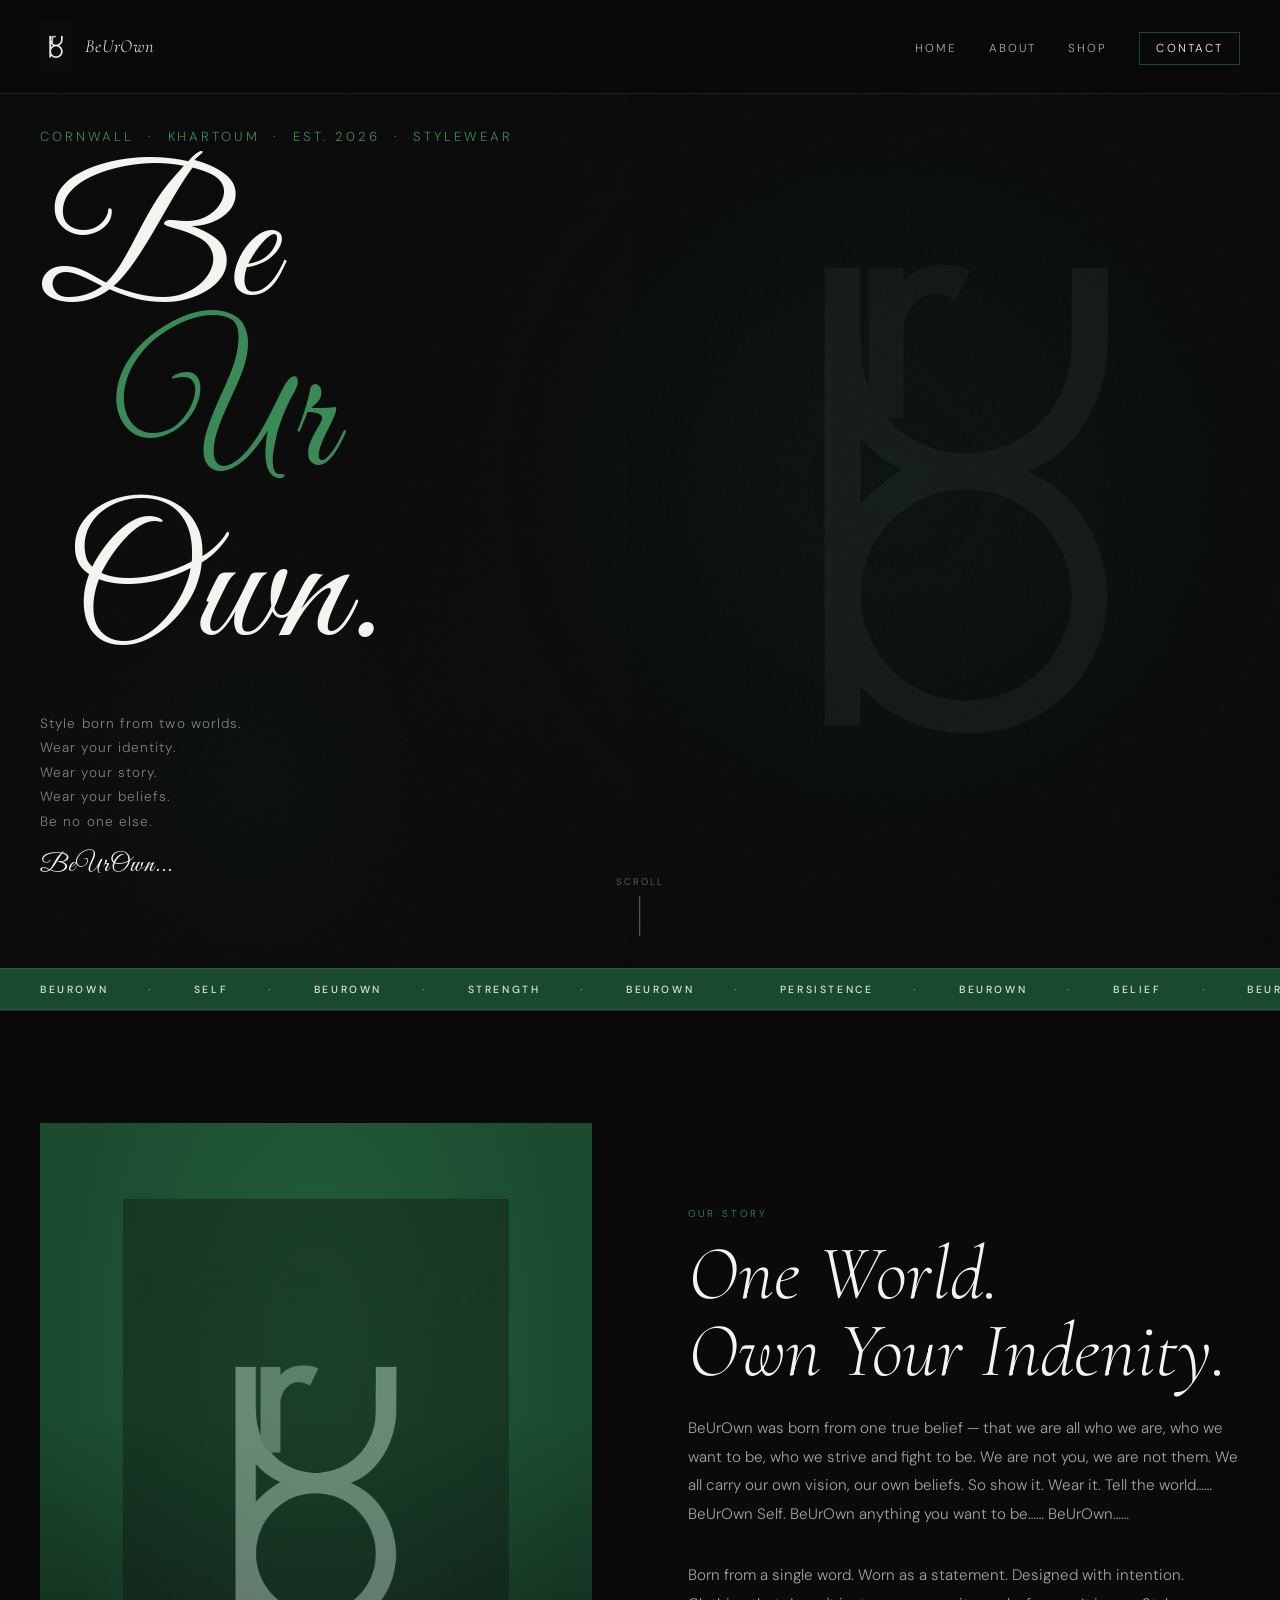
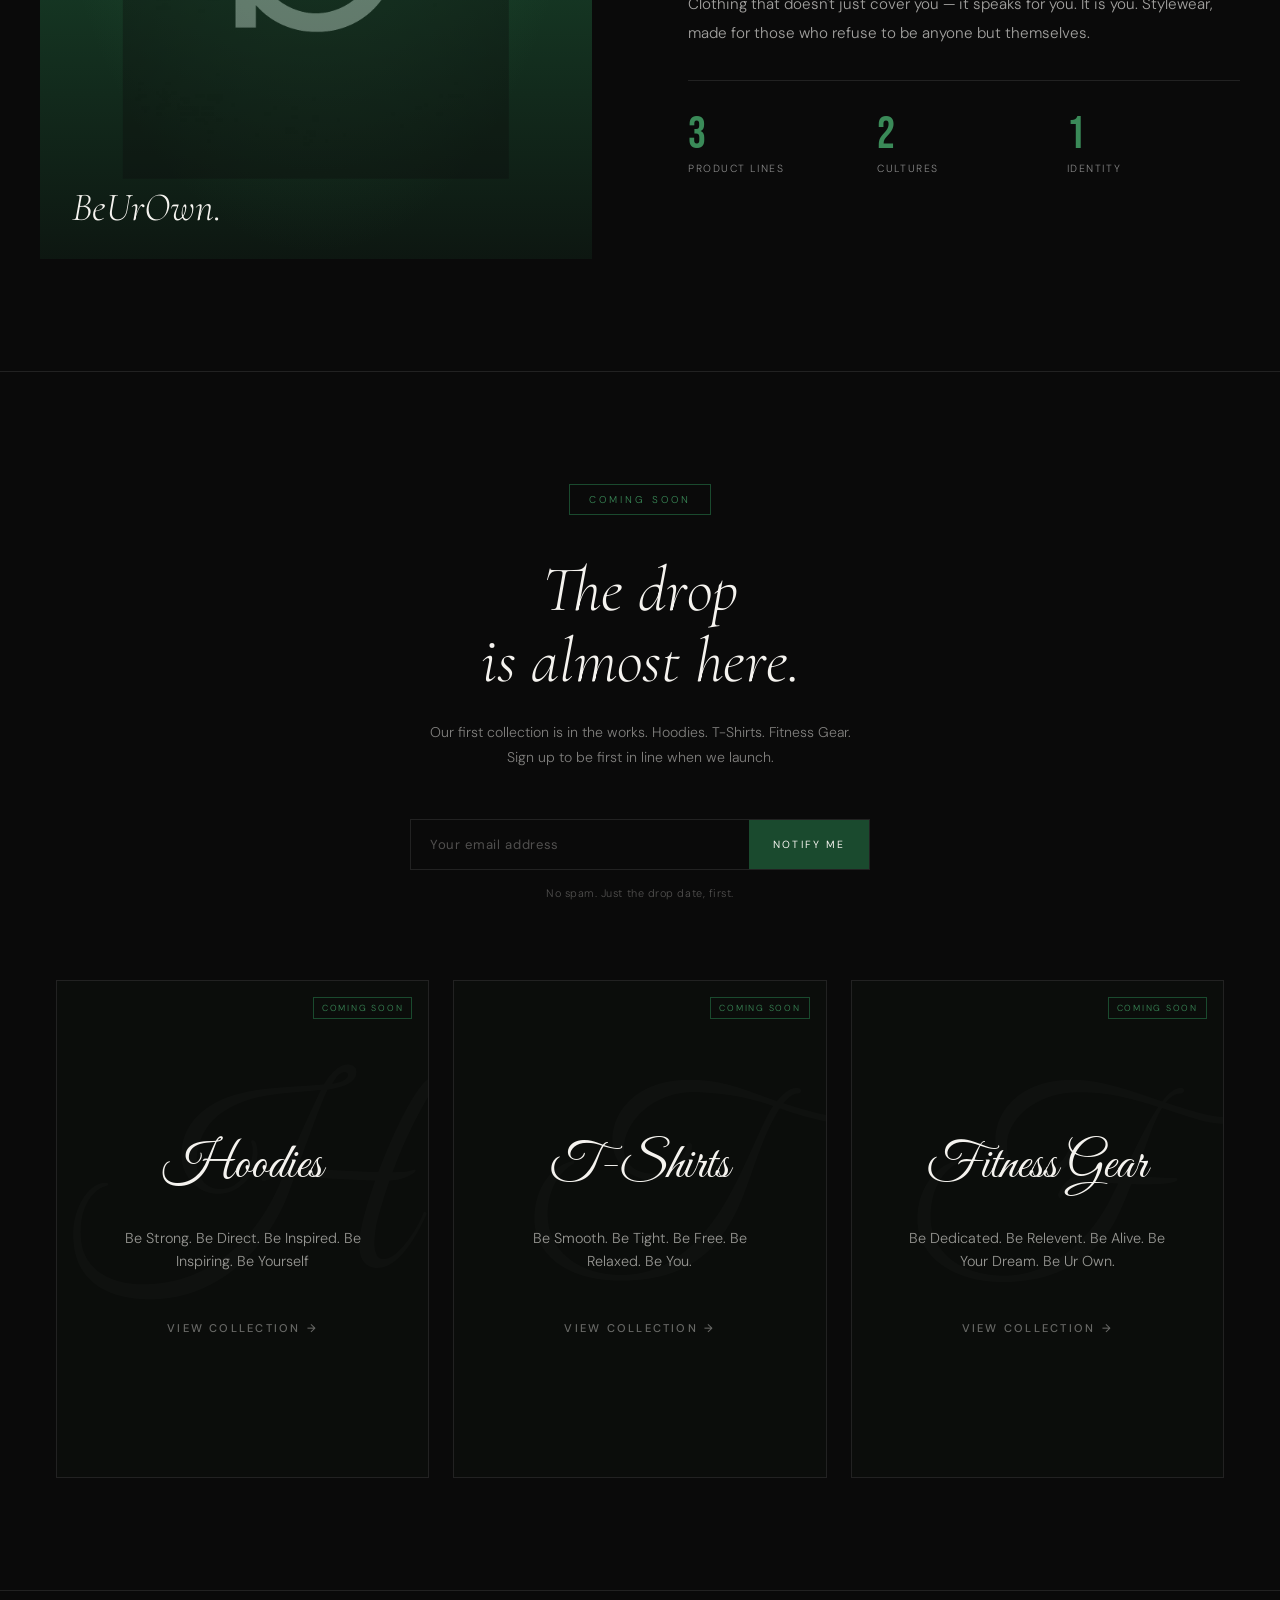
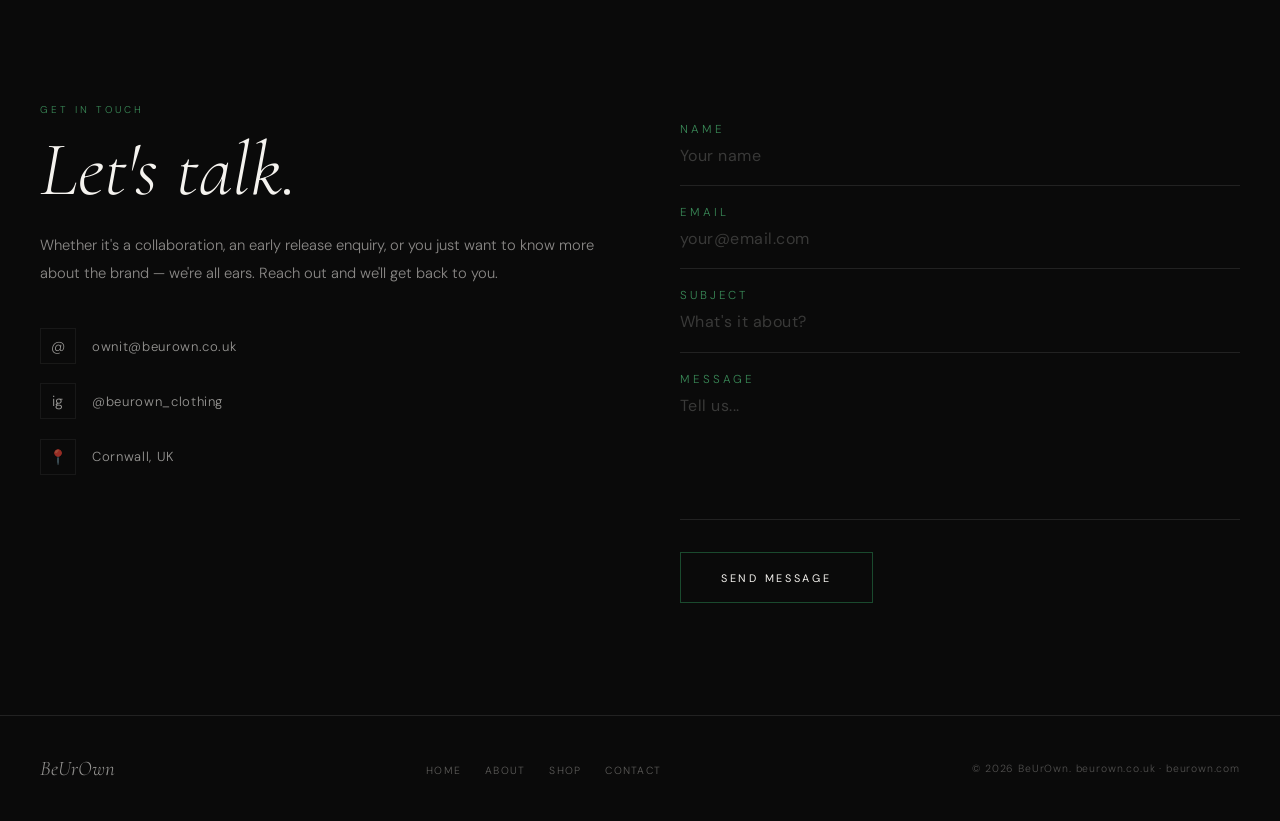
<file: index.html>
<!DOCTYPE html>
<html lang="en">
<head>
<meta charset="UTF-8">
<meta name="viewport" content="width=device-width, initial-scale=1.0">
<title>BeUrOwn — Stylewear</title>
<link rel="preconnect" href="https://fonts.googleapis.com">
<link rel="preconnect" href="https://fonts.gstatic.com" crossorigin>
<link href="https://fonts.googleapis.com/css2?family=Cormorant+Garamond:ital,wght@0,300;0,400;0,600;1,300;1,400&family=Bebas+Neue&family=Great+Vibes&family=Playfair+Display:ital,wght@1,400;1,700&family=DM+Sans:wght@300;400;500&display=swap" rel="stylesheet">

<link rel="stylesheet" href="style.css">
<style>  
  :root {
    --black: #0a0a0a;
    --green: #1a4a2e;
    --green-light: #2d6e46;
    --green-accent: #3a8a58;
    --white: #f5f3ef;
    --grey: #888;
    --border: rgba(245,243,239,0.1);
  }

  * { margin: 0; padding: 0; box-sizing: border-box; }

  html { scroll-behavior: smooth; }

  body {
    background: var(--black);
    color: var(--white);
    font-family: 'DM Sans', sans-serif;
    font-weight: 300;
    overflow-x: hidden;
  }

 nav {
    position: fixed; top: 0; left: 0; right: 0; z-index: 100;
    display: flex; align-items: center; justify-content: space-between;
    padding: 1.4rem 2.5rem;
    background: rgba(10,10,10,0.85);
    backdrop-filter: blur(12px);
    border-bottom: 1px solid var(--border);
  }

  .nav-logo {
    display: flex; align-items: center; gap: 0.8rem;
    text-decoration: none;
  }

  .logo-mark {
    width: 32px; height: 48px;
    position: relative; flex-shrink: 0;
  }

  .logo-mark svg { width: 100%; height: 100%; }

  .nav-wordmark {
    font-family: 'Cormorant Garamond', serif;
    font-style: italic;
    font-size: 1.15rem;
    letter-spacing: 0.05em;
    color: var(--white);
    line-height: 1;
  }

  .nav-links {
    display: flex; gap: 2rem; list-style: none;
  }

  .nav-links a {
    color: var(--white);
    text-decoration: none;
    font-size: 0.72rem;
    letter-spacing: 0.18em;
    text-transform: uppercase;
    opacity: 0.7;
    transition: opacity 0.2s, color 0.2s;
  }

  .nav-links a:hover { opacity: 1; color: var(--green-accent); }

  .nav-cta {
    font-size: 0.7rem;
    letter-spacing: 0.15em;
    text-transform: uppercase;
    color: var(--white) !important;
    opacity: 1 !important;
    border: 1px solid var(--green) !important;
    padding: 0.5rem 1rem;
    transition: background 0.2s !important;
  }
  .nav-cta:hover { background: var(--green) !important; }

  .hamburger {
    display: none;
    flex-direction: column; gap: 5px; cursor: pointer; padding: 4px;
  }
  .hamburger span {
    display: block; width: 24px; height: 1.5px; background: var(--white);
    transition: all 0.3s;
  }

  /* ── HERO ── */
  #home {
    min-height: 100vh;
    display: flex; flex-direction: column; justify-content: center;
    padding: 8rem 2.5rem 5rem;
    position: relative;
    overflow: hidden;
  }

  .hero-bg {
    position: absolute; inset: 0;
    background:
      radial-gradient(ellipse 60% 80% at 70% 50%, rgba(26,74,46,0.18) 0%, transparent 70%),
      radial-gradient(ellipse 40% 60% at 20% 80%, rgba(26,74,46,0.1) 0%, transparent 60%);
  }

  /* Grain texture */
  .hero-bg::after {
    content: '';
    position: absolute; inset: 0;
    background-image: url("data:image/svg+xml,%3Csvg viewBox='0 0 256 256' xmlns='http://www.w3.org/2000/svg'%3E%3Cfilter id='noise'%3E%3CfeTurbulence type='fractalNoise' baseFrequency='0.9' numOctaves='4' stitchTiles='stitch'/%3E%3C/filter%3E%3Crect width='100%25' height='100%25' filter='url(%23noise)' opacity='0.04'/%3E%3C/svg%3E");
    opacity: 0.4;
    pointer-events: none;
  }

  /* Large decorative logo in hero */
  .hero-deco-logo {
    position: absolute;
    right: -2%;
    top: 50%;
    transform: translateY(-50%);
    width: 60vw; max-width: 680px;
    opacity: 0.04;
    pointer-events: none;
  }

  .hero-content { position: relative; z-index: 2; max-width: 820px; }

  .hero-eyebrow {
    font-size: 0.82rem;
    letter-spacing: 0.22em;
    text-transform: uppercase;
    color: var(--green-accent);
    margin-bottom: 1.5rem;
    opacity: 1;
    animation: fadeUp 0.8s 0.1s both;
  }

  .hero-title {
    font-family: 'Great Vibes', cursive;
    font-size: clamp(5rem, 14vw, 12rem);
    font-weight: 400;
    line-height: 0.95;
    color: var(--white);
    opacity: 1;
    animation: fadeUp 0.9s 0.3s both;
  }

  .hero-title .line2 {
    display: block;
    padding-left: 6vw;
    color: var(--green-accent);
  }

  .hero-title .line3 {
    display: block;
    padding-left: 2vw;
  }

  .hero-sub {
    margin-top: 2rem;
    font-size: 0.85rem;
    letter-spacing: 0.08em;
    color: rgba(245,243,239,0.5);
    max-width: 380px;
    line-height: 1.8;
    opacity: 1;
    animation: fadeUp 0.9s 0.5s both;
  }

  .hero-sub strong {
    font-family: 'Great Vibes', cursive;
    font-size: 1.6rem;
    font-weight: 400;
    color: var(--white);
    display: block;
    margin-top: 0.5rem;
  }

  .hero-scroll {
    position: absolute;
    bottom: 2rem; left: 50%;
    transform: translateX(-50%);
    display: flex; flex-direction: column; align-items: center; gap: 0.5rem;
    opacity: 0.4;
    animation: pulse 2s 2s infinite;
  }
  .hero-scroll span {
    font-size: 0.6rem; letter-spacing: 0.2em; text-transform: uppercase;
  }
  .hero-scroll-line {
    width: 1px; height: 40px; background: var(--white);
    animation: scrollLine 2s 2s infinite;
  }

  @keyframes scrollLine {
    0% { transform: scaleY(0); transform-origin: top; }
    50% { transform: scaleY(1); transform-origin: top; }
    51% { transform: scaleY(1); transform-origin: bottom; }
    100% { transform: scaleY(0); transform-origin: bottom; }
  }

  @keyframes fadeUp {
    from { opacity: 0; transform: translateY(30px); }
    to { opacity: 1; transform: translateY(0); }
  }

  @keyframes pulse {
    0%, 100% { opacity: 0.4; }
    50% { opacity: 0.8; }
  }

  /* ── MARQUEE ── */
  .marquee-strip {
    background: var(--green);
    padding: 0.85rem 0;
    overflow: hidden;
    white-space: nowrap;
  }

  .marquee-inner {
    display: inline-flex;
    animation: marquee 60s linear infinite;
  }

  .marquee-inner span {
    font-size: 0.65rem;
    letter-spacing: 0.25em;
    text-transform: uppercase;
    padding: 0 2.5rem;
    opacity: 0.9;
  }

  .marquee-inner .dot {
    color: rgba(245,243,239,0.4);
    padding: 0;
  }

  @keyframes marquee {
    from { transform: translateX(0); }
    to { transform: translateX(-50%); }
  }

  /* ── SECTIONS SHARED ── */
  section { padding: 7rem 2.5rem; }

  .section-label {
    font-size: 0.62rem;
    letter-spacing: 0.3em;
    text-transform: uppercase;
    color: var(--green-accent);
    margin-bottom: 1rem;
  }

  .section-title {
    font-family: 'Cormorant Garamond', serif;
    font-style: italic;
    font-size: clamp(2.8rem, 6vw, 5rem);
    font-weight: 300;
    line-height: 1;
    margin-bottom: 1.5rem;
  }

  /* ── ABOUT ── */
  #about {
    display: grid;
    grid-template-columns: 1fr 1fr;
    gap: 6rem;
    align-items: center;
    border-top: 1px solid var(--border);
  }

  .about-visual {
    position: relative;
    aspect-ratio: 3/4;
    background: #1a4a2e;
    overflow: hidden;
  }

  .about-visual::before {
    content: '';
    position: absolute; inset: 0;
    background:
      radial-gradient(ellipse at 50% 30%, rgba(58,138,88,0.3), transparent 70%),
      linear-gradient(180deg, transparent 40%, rgba(10,10,10,0.8) 100%);
  }

  /* Large watermark logo in about box */
  .about-visual-logo {
    position: absolute;
    top: 50%; left: 50%;
    transform: translate(-50%, -50%);
    width: 70%;
    opacity: 0.35;
  }

  .about-visual-text {
    position: absolute;
    bottom: 2rem; left: 2rem; right: 2rem;
    font-family: 'Cormorant Garamond', serif;
    font-style: italic;
    font-size: 2.5rem;
    line-height: 1;
    color: var(--white);
  }

  .about-content .body-text {
    font-size: 0.95rem;
    line-height: 1.9;
    color: rgba(245,243,239,0.65);
    margin-bottom: 2rem;
  }

  .about-stats {
    display: grid;
    grid-template-columns: repeat(3, 1fr);
    gap: 1rem;
    border-top: 1px solid var(--border);
    padding-top: 2rem;
    margin-top: 2rem;
  }

  .stat-num {
    font-family: 'Bebas Neue', sans-serif;
    font-size: 2.8rem;
    color: var(--green-accent);
    line-height: 1;
  }

  .stat-label {
    font-size: 0.65rem;
    letter-spacing: 0.15em;
    text-transform: uppercase;
    color: var(--grey);
    margin-top: 0.3rem;
  }

  /* ── SHOP ── */
  #shop {
    border-top: 1px solid var(--border);
    text-align: center;
  }

  .shop-inner {
    max-width: 700px; margin: 0 auto;
  }

  .coming-soon-badge {
    display: inline-block;
    border: 1px solid var(--green);
    color: var(--green-accent);
    font-size: 0.62rem;
    letter-spacing: 0.3em;
    text-transform: uppercase;
    padding: 0.5rem 1.2rem;
    margin-bottom: 2.5rem;
  }

  .shop-tagline {
    font-family: 'Cormorant Garamond', serif;
    font-style: italic;
    font-size: clamp(2rem, 5vw, 4rem);
    font-weight: 300;
    line-height: 1.1;
    margin-bottom: 1.5rem;
  }

  .shop-sub {
    font-size: 0.88rem;
    color: rgba(245,243,239,0.5);
    line-height: 1.8;
    margin-bottom: 3rem;
  }

  /* Email form */
  .email-form {
    display: flex;
    max-width: 460px;
    margin: 0 auto;
    border: 1px solid var(--border);
  }

  .email-form input {
    flex: 1;
    background: transparent;
    border: none;
    outline: none;
    padding: 1rem 1.2rem;
    color: var(--white);
    font-family: 'DM Sans', sans-serif;
    font-size: 0.82rem;
    letter-spacing: 0.05em;
  }

  .email-form input::placeholder { color: rgba(245,243,239,0.3); }

  .email-form button {
    background: var(--green);
    border: none;
    color: var(--white);
    font-family: 'DM Sans', sans-serif;
    font-size: 0.65rem;
    letter-spacing: 0.2em;
    text-transform: uppercase;
    padding: 1rem 1.5rem;
    cursor: pointer;
    transition: background 0.2s;
    white-space: nowrap;
  }

  .email-form button:hover { background: var(--green-light); }

  .form-note {
    font-size: 0.68rem;
    color: rgba(245,243,239,0.3);
    margin-top: 1rem;
    letter-spacing: 0.05em;
  }

  /* Product preview cards (coming soon) */
  .product-grid {
    display: grid;
    grid-template-columns: repeat(3, 1fr);
    gap: 1px;
    background: var(--border);
    margin-top: 5rem;
    border: 1px solid var(--border);
  }

  .product-card {
    background: var(--black);
    aspect-ratio: 3/4;
    display: flex; flex-direction: column;
    align-items: center; justify-content: center;
    gap: 1rem;
    position: relative;
    overflow: hidden;
    cursor: default;
  }

  .product-card::before {
    content: '';
    position: absolute; inset: 0;
    background: var(--green);
    opacity: 0.04;
    transition: opacity 0.3s;
  }

  .product-card:hover::before { opacity: 0.12; }

  .product-card-icon {
    font-family: 'Bebas Neue', sans-serif;
    font-size: 4rem;
    color: rgba(245,243,239,0.06);
    line-height: 1;
  }

  .product-card-label {
    font-size: 0.62rem;
    letter-spacing: 0.25em;
    text-transform: uppercase;
    color: rgba(245,243,239,0.3);
  }

  .product-card-badge {
    position: absolute; top: 1rem; right: 1rem;
    font-size: 0.55rem;
    letter-spacing: 0.2em;
    text-transform: uppercase;
    color: var(--green-accent);
    border: 1px solid var(--green);
    padding: 0.25rem 0.5rem;
  }

  /* ── CONTACT ── */
  #contact {
    border-top: 1px solid var(--border);
    display: grid;
    grid-template-columns: 1fr 1fr;
    gap: 5rem;
    align-items: start;
  }

  .contact-info .body-text {
    font-size: 0.92rem;
    line-height: 1.9;
    color: rgba(245,243,239,0.55);
    margin-bottom: 2.5rem;
  }

  .contact-detail {
    display: flex; flex-direction: column; gap: 1.2rem;
  }

  .contact-detail a {
    display: flex; align-items: center; gap: 1rem;
    color: var(--white);
    text-decoration: none;
    font-size: 0.82rem;
    letter-spacing: 0.05em;
    opacity: 0.6;
    transition: opacity 0.2s, color 0.2s;
  }

  .contact-detail a:hover { opacity: 1; color: var(--green-accent); }

  .contact-detail .icon {
    width: 36px; height: 36px;
    border: 1px solid var(--border);
    display: flex; align-items: center; justify-content: center;
    font-size: 0.9rem;
    flex-shrink: 0;
  }

  /* Contact form */
  .contact-form { display: flex; flex-direction: column; gap: 0; }

  .form-field {
    border-bottom: 1px solid var(--border);
    padding: 1.2rem 0;
    position: relative;
  }

  .form-field label {
    display: block;
    font-size: 0.72rem;
    letter-spacing: 0.25em;
    text-transform: uppercase;
    color: var(--green-accent);
    margin-bottom: 0.5rem;
  }

  .form-field input,
  .form-field textarea {
    width: 100%;
    background: transparent;
    border: none;
    outline: none;
    color: var(--white);
    font-family: 'DM Sans', sans-serif;
    font-size: 1rem;
    letter-spacing: 0.03em;
    resize: none;
  }

  .form-field textarea { min-height: 100px; }

  .form-field input::placeholder,
  .form-field textarea::placeholder { color: rgba(245,243,239,0.2); }

  .contact-submit {
    margin-top: 2rem;
    background: transparent;
    border: 1px solid var(--green);
    color: var(--white);
    font-family: 'DM Sans', sans-serif;
    font-size: 0.68rem;
    letter-spacing: 0.25em;
    text-transform: uppercase;
    padding: 1.1rem 2.5rem;
    cursor: pointer;
    transition: background 0.2s, border-color 0.2s;
    align-self: flex-start;
  }

  .contact-submit:hover {
    background: var(--green);
    border-color: var(--green);
  }

  /* ── FOOTER ── */
  footer {
    border-top: 1px solid var(--border);
    padding: 2.5rem 2.5rem;
    display: flex;
    align-items: center;
    justify-content: space-between;
    flex-wrap: wrap;
    gap: 1rem;
  }

  .footer-logo {
    font-family: 'Cormorant Garamond', serif;
    font-style: italic;
    font-size: 1.3rem;
    color: var(--white);
    opacity: 0.6;
  }

  .footer-copy {
    font-size: 0.65rem;
    color: rgba(245,243,239,0.3);
    letter-spacing: 0.08em;
  }

  .footer-links {
    display: flex; gap: 1.5rem; list-style: none;
  }

  .footer-links a {
    font-size: 0.65rem;
    letter-spacing: 0.12em;
    text-transform: uppercase;
    color: rgba(245,243,239,0.35);
    text-decoration: none;
    transition: color 0.2s;
  }
  .footer-links a:hover { color: var(--green-accent); }

  /* ── SUCCESS MESSAGE ── */
  .success-msg {
    display: none;
    color: var(--green-accent);
    font-size: 0.78rem;
    letter-spacing: 0.1em;
    text-transform: uppercase;
    margin-top: 0.8rem;
  }

  /* ── MOBILE ── */
  @media (max-width: 768px) {
    nav { padding: 1.2rem 1.5rem; }
    .nav-links { display: none; }
    .hamburger { display: flex; }

    #home { padding: 0 1.5rem 4rem; }

    .hero-deco-logo { opacity: 0.03; width: 90vw; right: -10%; }

    #about {
      grid-template-columns: 1fr;
      gap: 3rem;
      padding: 5rem 1.5rem;
    }

    .about-visual { aspect-ratio: 4/3; }

    #shop { padding: 5rem 1.5rem; }

    .product-grid { grid-template-columns: 1fr; }
    .product-grid .product-card:last-child { display: flex; }

    #contact {
      grid-template-columns: 1fr;
      gap: 3rem;
      padding: 5rem 1.5rem;
    }

    footer {
      padding: 2rem 1.5rem;
      flex-direction: column;
      text-align: center;
    }

    .email-form { flex-direction: column; }
    .email-form button { width: 100%; }

    section { padding: 5rem 1.5rem; }
  }

  /* Mobile nav open state */
  .nav-open .nav-links {
    display: flex;
    flex-direction: column;
    position: fixed;
    inset: 0;
    background: var(--black);
    align-items: center;
    justify-content: center;
    gap: 2.5rem;
    z-index: 99;
  }

  .nav-open .nav-links a {
    font-size: 1.2rem;
    opacity: 0.9;
  }

  /* Scroll reveal */
  .reveal {
    opacity: 0;
    transform: translateY(24px);
    transition: opacity 0.7s ease, transform 0.7s ease;
  }

  .reveal.visible {
    opacity: 1;
    transform: translateY(0);
  }
</style>
</head>
<body>

<!-- NAV -->
<nav id="navbar">
  <a href="#home" class="nav-logo">
    <div class="logo-mark">
      <img src="[data-uri]" alt="BeUrOwn logo" style="width:100%;height:100%;object-fit:contain;"/>
    </div>
    <span class="nav-wordmark">BeUrOwn</span>
  </a>

  <ul class="nav-links" id="navLinks">
    <li><a href="#home">Home</a></li>
    <li><a href="#about">About</a></li>
    <li><a href="#shop">Shop</a></li>
    <li><a href="#contact" class="nav-cta">Contact</a></li>
  </ul>

  <div class="hamburger" id="hamburger" onclick="toggleNav()">
    <span></span><span></span><span></span>
  </div>
</nav>


<!-- HERO -->
<section id="home">
  <div class="hero-bg"></div>

  <!-- Decorative large logo -->
  <div class="hero-deco-logo">
    <img src="[data-uri]" alt="" style="width:100%;height:100%;object-fit:contain;"/>
  </div>

  <div class="hero-content">
    <p class="hero-eyebrow">Cornwall &nbsp;·&nbsp; Khartoum &nbsp;·&nbsp; Est. 2026 &nbsp;·&nbsp; Stylewear</p>
    <h1 class="hero-title">
      Be<span class="line2">Ur</span><span class="line3">Own.</span>
    </h1>
    <p class="hero-sub">Style born from two worlds.<br>Wear your identity.<br>Wear your story.<br>Wear your beliefs.<br>Be no one else.<br><strong>BeUrOwn...</strong></p>
  </div>

  <div class="hero-scroll">
    <span>Scroll</span>
    <div class="hero-scroll-line"></div>
  </div>
</section>


<!-- MARQUEE -->
<div class="marquee-strip">
  <div class="marquee-inner">
    <span>BeUrOwn</span><span class="dot">·</span>
    <span>Self</span><span class="dot">·</span>
    <span>BeUrOwn</span><span class="dot">·</span>
    <span>Strength</span><span class="dot">·</span>
    <span>BeUrOwn</span><span class="dot">·</span>
    <span>Persistence</span><span class="dot">·</span>
    <span>BeUrOwn</span><span class="dot">·</span>
    <span>Belief</span><span class="dot">·</span>
    <span>BeUrOwn</span><span class="dot">·</span>
    <span>Authenticity</span><span class="dot">·</span>
    <span>BeUrOwn</span><span class="dot">·</span>
    <span>Power</span><span class="dot">·</span>
    <span>BeUrOwn</span><span class="dot">·</span>
    <span>Beautiful</span><span class="dot">·</span>
    <span>BeUrOwn</span><span class="dot">·</span>
    <span>Hero</span><span class="dot">·</span>
    <span>BeUrOwn</span><span class="dot">·</span>
    <span>Captain</span><span class="dot">·</span>
    <!-- duplicate for seamless loop -->
    <span>BeUrOwn</span><span class="dot">·</span>
    <span>Self</span><span class="dot">·</span>
    <span>BeUrOwn</span><span class="dot">·</span>
    <span>Strength</span><span class="dot">·</span>
    <span>BeUrOwn</span><span class="dot">·</span>
    <span>Persistence</span><span class="dot">·</span>
    <span>BeUrOwn</span><span class="dot">·</span>
    <span>Belief</span><span class="dot">·</span>
    <span>BeUrOwn</span><span class="dot">·</span>
    <span>Authenticity</span><span class="dot">·</span>
    <span>BeUrOwn</span><span class="dot">·</span>
    <span>Power</span><span class="dot">·</span>
    <span>BeUrOwn</span><span class="dot">·</span>
    <span>Beautiful</span><span class="dot">·</span>
    <span>BeUrOwn</span><span class="dot">·</span>
    <span>Hero</span><span class="dot">·</span>
    <span>BeUrOwn</span><span class="dot">·</span>
    <span>Captain</span><span class="dot">·</span>
  </div>
</div>


<!-- ABOUT -->
<section id="about">
  <div class="about-visual reveal">
    <div class="about-visual-logo">
      <img src="[data-uri]" alt="" style="width:100%;height:100%;object-fit:contain;"/>
    </div>
    <div class="about-visual-text">BeUrOwn.</div>
  </div>

  <div class="about-content reveal">
    <p class="section-label">Our Story</p>
    <h2 class="section-title">One World.<br>Own Your Indenity.</h2>
    <p class="body-text">
      BeUrOwn was born from one true belief — that we are all who we are, who we want to be, who we strive and fight to be. We are not you, we are not them. We all carry our own vision, our own beliefs. So show it. Wear it. Tell the world…… BeUrOwn Self. BeUrOwn anything you want to be…… BeUrOwn……
    </p>
    <p class="body-text">
      Born from a single word. Worn as a statement. Designed with intention. Clothing that doesn't just cover you — it speaks for you. It is you. Stylewear, made for those who refuse to be anyone but themselves.
    </p>
    <div class="about-stats">
      <div>
        <div class="stat-num">3</div>
        <div class="stat-label">Product Lines</div>
      </div>
      <div>
        <div class="stat-num">2</div>
        <div class="stat-label">Cultures</div>
      </div>
      <div>
        <div class="stat-num">1</div>
        <div class="stat-label">Identity</div>
      </div>
    </div>
  </div>
</section>


<!-- SHOP -->
<section id="shop">

 <div class="shop-inner reveal">
    <div class="coming-soon-badge">Coming Soon</div>
    <h2 class="shop-tagline">The drop<br>is almost here.</h2>
    <p class="shop-sub">
      Our first collection is in the works. Hoodies. T-Shirts. Fitness Gear.<br>
      Sign up to be first in line when we launch.
    </p>

    <form class="email-form" onsubmit="handleSignup(event)">
      <input type="email" id="emailInput" placeholder="Your email address" required>
      <button type="submit">Notify Me</button>
    </form>
    <p class="form-note">No spam. Just the drop date, first.</p>
    <p class="success-msg" id="successMsg">✓ You're on the list. Stay ready.</p>
  </div>

  <div class="categories-grid">

    <a href="hoodies.html" class="product-card">
        <div class="product-card-icon">H</div>
        <div class="product-card-badge">Coming Soon</div>
        <h3 class="product-card-title">
            <span>Hoodies</span>
        </h3>
        <p class="product-card-desc">
            Be Strong. Be Direct. Be Inspired. Be Inspiring. Be Yourself
        </p>
        <div class="product-card-action">
            View Collection <span class="action-arrow">&rarr;</span>
        </div>
    </a>

    <a href="t-shirts.html" class="product-card">
        <div class="product-card-icon">T</div>
        <div class="product-card-badge">Coming Soon</div>
        <h3 class="product-card-title">
            <span>T-Shirts</span>
        </h3>
        <p class="product-card-desc">
            Be Smooth. Be Tight. Be Free. Be Relaxed. Be You. 
        </p>
        <div class="product-card-action">
            View Collection <span class="action-arrow">&rarr;</span>
        </div>
    </a>

    <a href="fitness.html" class="product-card">
        <div class="product-card-icon">F</div>
        <div class="product-card-badge">Coming Soon</div>
        <h3 class="product-card-title">
            <span>Fitness Gear</span>
        </h3>
        <p class="product-card-desc">
            Be Dedicated. Be Relevent. Be Alive. Be Your Dream. Be Ur Own.
        </p>
        <div class="product-card-action">
            View Collection <span class="action-arrow">&rarr;</span>
        </div>
    </a>

  </div>
</section>


<!-- CONTACT -->
<section id="contact">
  <div class="contact-info reveal">
    <p class="section-label">Get In Touch</p>
    <h2 class="section-title">Let's talk.</h2>
    <p class="body-text">
      Whether it's a collaboration, an early release enquiry, or you just want to know more about the brand — we're all ears. Reach out and we'll get back to you.
    </p>
    <div class="contact-detail">
      <a href="mailto:ownit@beurown.co.uk">
        <span class="icon">@</span>
        ownit@beurown.co.uk
      </a>
      <a href="https://instagram.com/beurown_clothing" target="_blank">
        <span class="icon">ig</span>
        @beurown_clothing
      </a>
      <a href="https://www.google.com/maps?q=Tywardreath+Cornwall+UK" target="_blank">
        <span class="icon">📍</span>
        Cornwall, UK
      </a>
    </div>
  </div>

  <form class="contact-form reveal" onsubmit="handleContact(event)">
    <div class="form-field">
      <label>Name</label>
      <input type="text" placeholder="Your name" required>
    </div>
    <div class="form-field">
      <label>Email</label>
      <input type="email" placeholder="your@email.com" required>
    </div>
    <div class="form-field">
      <label>Subject</label>
      <input type="text" placeholder="What's it about?">
    </div>
    <div class="form-field">
      <label>Message</label>
      <textarea placeholder="Tell us..."></textarea>
    </div>
    <button type="submit" class="contact-submit">Send Message</button>
    <p class="success-msg" id="contactSuccess">✓ Message sent. We'll be in touch.</p>
  </form>
</section>


<!-- FOOTER -->
<footer>
  <div class="footer-logo">BeUrOwn</div>
  <ul class="footer-links">
    <li><a href="#home">Home</a></li>
    <li><a href="#about">About</a></li>
    <li><a href="#shop">Shop</a></li>
    <li><a href="#contact">Contact</a></li>
  </ul>
  <p class="footer-copy">© 2026 BeUrOwn. beurown.co.uk · beurown.com</p>
</footer>


<script>
  // Mobile nav toggle
  function toggleNav() {
    document.body.classList.toggle('nav-open');
  }

  // Close mobile nav on link click
  document.querySelectorAll('.nav-links a').forEach(link => {
    link.addEventListener('click', () => {
      document.body.classList.remove('nav-open');
    });
  });

  // Scroll reveal
  const observer = new IntersectionObserver((entries) => {
    entries.forEach((e, i) => {
      if (e.isIntersecting) {
        setTimeout(() => e.target.classList.add('visible'), i * 100);
      }
    });
  }, { threshold: 0.1 });

  document.querySelectorAll('.reveal').forEach(el => observer.observe(el));

  // Email signup
  function handleSignup(e) {
    e.preventDefault();
    const btn = e.target.querySelector('button');
    btn.textContent = '✓ Done';
    btn.style.background = 'var(--green-light)';
    document.getElementById('successMsg').style.display = 'block';
    document.getElementById('emailInput').value = '';
  }

  // Contact form
  function handleContact(e) {
    e.preventDefault();
    const btn = e.target.querySelector('button');
    btn.textContent = '✓ Sent';
    btn.style.background = 'var(--green)';
    document.getElementById('contactSuccess').style.display = 'block';
    e.target.querySelectorAll('input, textarea').forEach(f => f.value = '');
  }

  // Sticky nav background
  window.addEventListener('scroll', () => {
    const nav = document.getElementById('navbar');
    nav.style.borderBottomColor = window.scrollY > 50
      ? 'rgba(26,74,46,0.3)'
      : 'rgba(245,243,239,0.1)';
  });
</script>

</body>
</html>
</file>
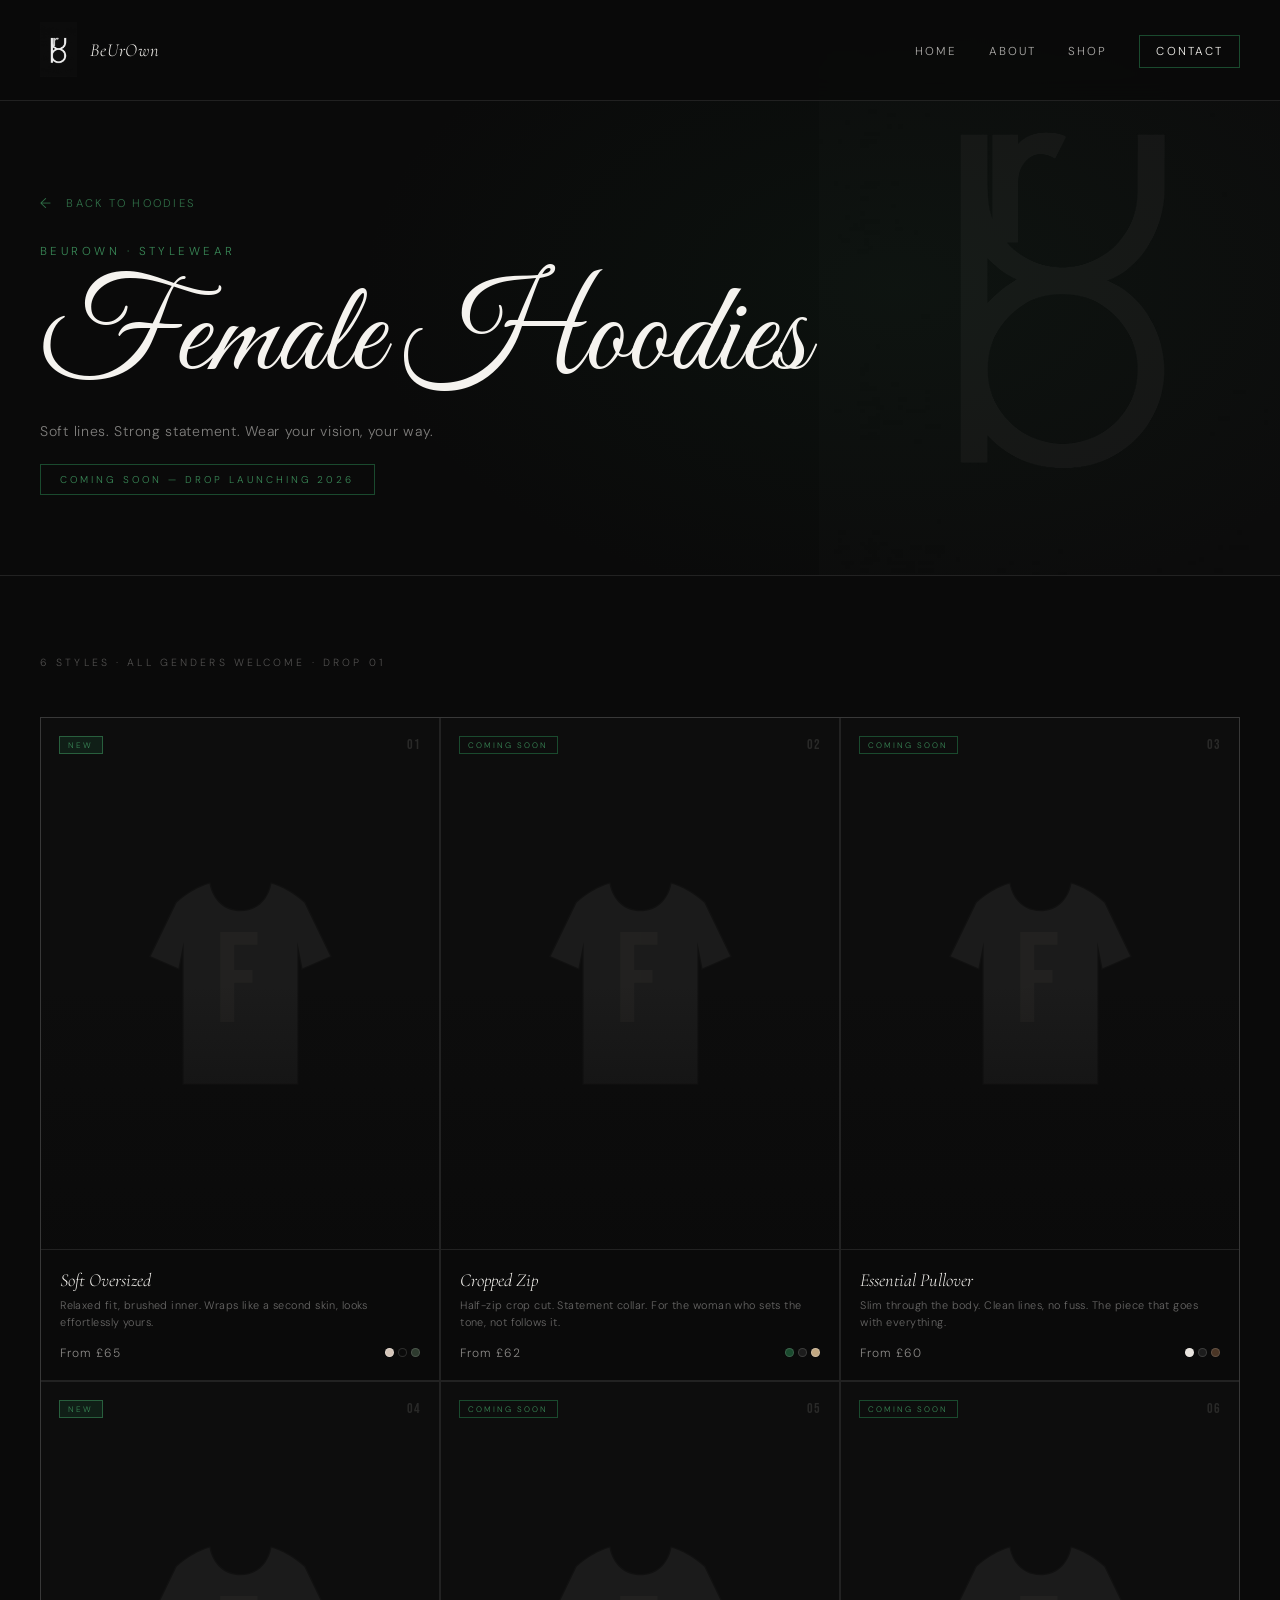
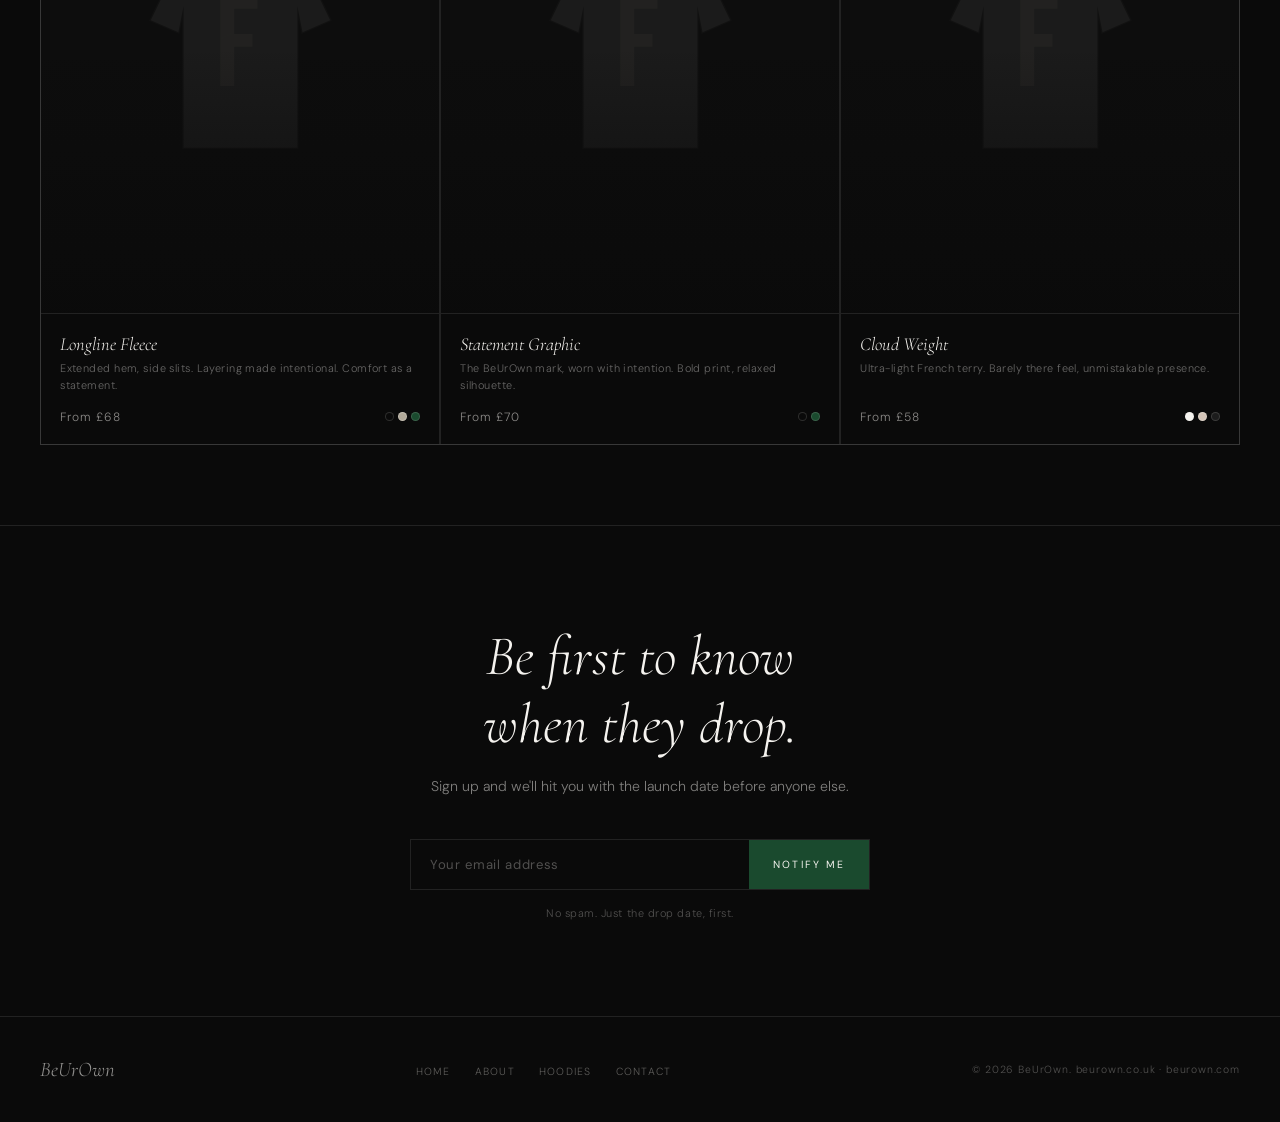
<file: female-hoddies.html>
<!DOCTYPE html>
<html lang="en">
<head>
<meta charset="UTF-8">
<meta name="viewport" content="width=device-width, initial-scale=1.0">
<title>Female Hoodies — BeUrOwn</title>
<link rel="preconnect" href="https://fonts.googleapis.com">
<link rel="preconnect" href="https://fonts.gstatic.com" crossorigin>
<link href="https://fonts.googleapis.com/css2?family=Cormorant+Garamond:ital,wght@0,300;0,400;0,600;1,300;1,400&family=Bebas+Neue&family=Great+Vibes&family=DM+Sans:wght@300;400;500&display=swap" rel="stylesheet">
<style>
  :root {
    --black: #0a0a0a;
    --green: #1a4a2e;
    --green-light: #2d6e46;
    --green-accent: #3a8a58;
    --white: #f5f3ef;
    --border: rgba(245,243,239,0.1);
  }
  * { margin: 0; padding: 0; box-sizing: border-box; }
  html { scroll-behavior: smooth; }
  body { background: var(--black); color: var(--white); font-family: 'DM Sans', sans-serif; font-weight: 300; overflow-x: hidden; }

  nav { position: fixed; top: 0; left: 0; right: 0; z-index: 100; display: flex; align-items: center; justify-content: space-between; padding: 1.4rem 2.5rem; background: rgba(10,10,10,0.85); backdrop-filter: blur(12px); border-bottom: 1px solid var(--border); }
  .nav-logo { display: flex; align-items: center; gap: 0.8rem; text-decoration: none; }
  .logo-mark { width: 37px; height: 55px; position: relative; flex-shrink: 0; }
  .logo-mark img { width: 100%; height: 100%; object-fit: contain; }
  .nav-wordmark { font-family: 'Cormorant Garamond', serif; font-style: italic; font-size: 1.15rem; letter-spacing: 0.05em; color: var(--white); line-height: 1; }
  .nav-links { display: flex; gap: 2rem; list-style: none; }
  .nav-links a { color: var(--white); text-decoration: none; font-size: 0.72rem; letter-spacing: 0.18em; text-transform: uppercase; opacity: 0.7; transition: opacity 0.2s, color 0.2s; }
  .nav-links a:hover { opacity: 1; color: var(--green-accent); }
  .nav-cta { font-size: 0.7rem; letter-spacing: 0.15em; text-transform: uppercase; color: var(--white) !important; opacity: 1 !important; border: 1px solid var(--green) !important; padding: 0.5rem 1rem; transition: background 0.2s !important; }
  .nav-cta:hover { background: var(--green) !important; }
  .hamburger { display: none; flex-direction: column; gap: 5px; cursor: pointer; padding: 4px; }
  .hamburger span { display: block; width: 24px; height: 1.5px; background: var(--white); transition: all 0.3s; }

  /* PAGE HEADER */
  .page-header { padding: 12rem 2.5rem 5rem; position: relative; overflow: hidden; border-bottom: 1px solid var(--border); }
  .page-header-bg { position: absolute; inset: 0; background: radial-gradient(ellipse 60% 80% at 70% 50%, rgba(26,74,46,0.12) 0%, transparent 70%); pointer-events: none; }

  .header-logo-watermark {
    position: absolute;
    top: 50%;
    right: -2%;
    transform: translateY(-50%);
    width: clamp(260px, 38vw, 520px);
    height: auto;
    opacity: 0.045;
    pointer-events: none;
    z-index: 1;
    filter: grayscale(1) brightness(2);
    mix-blend-mode: screen;
  }

  .back-link { display: inline-flex; align-items: center; gap: 0.5rem; color: var(--green-accent); text-decoration: none; font-size: 0.7rem; letter-spacing: 0.2em; text-transform: uppercase; margin-bottom: 2rem; opacity: 0.8; transition: opacity 0.2s; position: relative; z-index: 2; }
  .back-link:hover { opacity: 1; }
  .back-link::before { content: '←'; font-size: 0.9rem; }
  .page-eyebrow { font-size: 0.72rem; letter-spacing: 0.3em; text-transform: uppercase; color: var(--green-accent); margin-bottom: 1rem; position: relative; z-index: 2; }
  .page-title { font-family: 'Great Vibes', cursive; font-size: clamp(4rem, 10vw, 8rem); font-weight: 400; line-height: 1; color: var(--white); position: relative; z-index: 2; }
  .page-sub { margin-top: 1.2rem; font-size: 0.88rem; color: rgba(245,243,239,0.5); letter-spacing: 0.05em; position: relative; z-index: 2; }
  .coming-soon-banner { display: inline-flex; align-items: center; gap: 0.6rem; border: 1px solid var(--green); color: var(--green-accent); font-size: 0.62rem; letter-spacing: 0.3em; text-transform: uppercase; padding: 0.5rem 1.2rem; margin-top: 1.5rem; position: relative; z-index: 2; }

  /* PRODUCT GRID */
  .products-section { padding: 5rem 2.5rem; }
  .section-label { font-size: 0.65rem; letter-spacing: 0.3em; text-transform: uppercase; color: rgba(245,243,239,0.3); margin-bottom: 3rem; }
  .products-grid { display: grid; grid-template-columns: repeat(3, 1fr); gap: 2px; background: var(--border); border: 1px solid var(--border); }

  .product-card { background: var(--black); position: relative; overflow: hidden; display: flex; flex-direction: column; transition: background 0.3s; }
  .product-card:hover { background: #0f0f0f; }
  .product-image-wrap { position: relative; aspect-ratio: 3/4; overflow: hidden; background: #0d0d0d; display: flex; align-items: center; justify-content: center; }
  .product-watermark { position: absolute; font-family: 'Bebas Neue', sans-serif; font-size: clamp(5rem, 10vw, 9rem); color: rgba(245,243,239,0.03); pointer-events: none; letter-spacing: 0.05em; transition: color 0.4s; user-select: none; }
  .product-card:hover .product-watermark { color: rgba(58,138,88,0.06); }
  .hoodie-icon { width: 52%; height: auto; opacity: 0.06; transition: opacity 0.4s; }
  .product-card:hover .hoodie-icon { opacity: 0.1; }
  .product-overlay { position: absolute; inset: 0; background: linear-gradient(180deg, transparent 50%, rgba(10,10,10,0.88) 100%); pointer-events: none; }
  .product-badge { position: absolute; top: 1.1rem; left: 1.1rem; border: 1px solid var(--green); color: var(--green-accent); font-size: 0.5rem; letter-spacing: 0.25em; text-transform: uppercase; padding: 0.2rem 0.55rem; z-index: 2; }
  .product-badge.new { border-color: rgba(58,138,88,0.6); background: rgba(26,74,46,0.3); }
  .product-num { position: absolute; top: 1.1rem; right: 1.1rem; font-family: 'Bebas Neue', sans-serif; font-size: 0.9rem; color: rgba(245,243,239,0.12); letter-spacing: 0.08em; z-index: 2; }
  .product-info { padding: 1.2rem; border-top: 1px solid var(--border); flex: 1; display: flex; flex-direction: column; }
  .product-name { font-family: 'Cormorant Garamond', serif; font-style: italic; font-size: 1.15rem; font-weight: 300; color: var(--white); line-height: 1.2; margin-bottom: 0.35rem; }
  .product-desc { font-size: 0.68rem; color: rgba(245,243,239,0.4); letter-spacing: 0.04em; line-height: 1.55; margin-bottom: 0.9rem; flex: 1; }
  .product-footer { display: flex; align-items: center; justify-content: space-between; }
  .product-price { font-size: 0.75rem; letter-spacing: 0.08em; color: rgba(245,243,239,0.55); }
  .product-swatches { display: flex; gap: 4px; }
  .swatch { width: 9px; height: 9px; border-radius: 50%; border: 1px solid rgba(245,243,239,0.15); }
  .product-notify { display: none; font-size: 0.58rem; letter-spacing: 0.2em; text-transform: uppercase; color: var(--green-accent); margin-top: 0.7rem; cursor: pointer; }
  .product-notify::after { content: ' →'; }
  .product-card:hover .product-notify { display: block; }

  /* NOTIFY SECTION */
  .notify-section { border-top: 1px solid var(--border); padding: 6rem 2.5rem; text-align: center; }
  .notify-inner { max-width: 600px; margin: 0 auto; }
  .notify-title { font-family: 'Cormorant Garamond', serif; font-style: italic; font-size: clamp(2rem, 5vw, 3.5rem); font-weight: 300; margin-bottom: 1rem; }
  .notify-sub { font-size: 0.88rem; color: rgba(245,243,239,0.5); line-height: 1.8; margin-bottom: 2.5rem; }
  .email-form { display: flex; max-width: 460px; margin: 0 auto; border: 1px solid var(--border); }
  .email-form input { flex: 1; background: transparent; border: none; outline: none; padding: 1rem 1.2rem; color: var(--white); font-family: 'DM Sans', sans-serif; font-size: 0.82rem; letter-spacing: 0.05em; }
  .email-form input::placeholder { color: rgba(245,243,239,0.3); }
  .email-form button { background: var(--green); border: none; color: var(--white); font-family: 'DM Sans', sans-serif; font-size: 0.65rem; letter-spacing: 0.2em; text-transform: uppercase; padding: 1rem 1.5rem; cursor: pointer; transition: background 0.2s; white-space: nowrap; }
  .email-form button:hover { background: var(--green-light); }
  .form-note { font-size: 0.68rem; color: rgba(245,243,239,0.3); margin-top: 1rem; letter-spacing: 0.05em; }
  .success-msg { display: none; color: var(--green-accent); font-size: 0.78rem; letter-spacing: 0.1em; text-transform: uppercase; margin-top: 0.8rem; }

  /* FOOTER */
  footer { border-top: 1px solid var(--border); padding: 2.5rem; display: flex; align-items: center; justify-content: space-between; flex-wrap: wrap; gap: 1rem; }
  .footer-logo { font-family: 'Cormorant Garamond', serif; font-style: italic; font-size: 1.3rem; color: var(--white); opacity: 0.6; }
  .footer-copy { font-size: 0.65rem; color: rgba(245,243,239,0.3); letter-spacing: 0.08em; }
  .footer-links { display: flex; gap: 1.5rem; list-style: none; }
  .footer-links a { font-size: 0.65rem; letter-spacing: 0.12em; text-transform: uppercase; color: rgba(245,243,239,0.35); text-decoration: none; transition: color 0.2s; }
  .footer-links a:hover { color: var(--green-accent); }

  .reveal { opacity: 0; transform: translateY(24px); transition: opacity 0.7s ease, transform 0.7s ease; }
  .reveal.visible { opacity: 1; transform: translateY(0); }

  @media (max-width: 900px) { .products-grid { grid-template-columns: repeat(2, 1fr); } }
  @media (max-width: 600px) {
    nav { padding: 1.2rem 1.5rem; }
    .nav-links { display: none; }
    .hamburger { display: flex; }
    .page-header { padding: 9rem 1.5rem 3rem; }
    .products-section { padding: 3rem 1.5rem; }
    .products-grid { grid-template-columns: 1fr; }
    .notify-section { padding: 4rem 1.5rem; }
    footer { padding: 2rem 1.5rem; flex-direction: column; text-align: center; }
    .email-form { flex-direction: column; }
    .email-form button { width: 100%; }
  }
  .nav-open .nav-links { display: flex; flex-direction: column; position: fixed; inset: 0; background: var(--black); align-items: center; justify-content: center; gap: 2.5rem; z-index: 99; }
  .nav-open .nav-links a { font-size: 1.2rem; opacity: 0.9; }
</style>
  <!-- Google tag (gtag.js) -->
<script async src="https://www.googletagmanager.com/gtag/js?id=G-DE9DT1MLYC"></script>
<script>
  window.dataLayer = window.dataLayer || [];
  function gtag(){dataLayer.push(arguments);}
  gtag('js', new Date());

  gtag('config', 'G-DE9DT1MLYC');
</script>
</head>
<body>

<nav id="navbar">
  <a href="index.html" class="nav-logo">
    <div class="logo-mark">
      <img src="[data-uri]" alt="BeUrOwn logo" style="width:100%;height:100%;object-fit:contain;"/>
    </div>
    <span class="nav-wordmark">BeUrOwn</span>
  </a>

  <ul class="nav-links" id="navLinks">
    <li><a href="index.html">Home</a></li>
    <li><a href="index.html#about">About</a></li>
    <li><a href="index.html#shop">Shop</a></li>
    <li><a href="index.html#contact" class="nav-cta">Contact</a></li>
  </ul>

  <div class="hamburger" id="hamburger" onclick="toggleNav()">
    <span></span><span></span><span></span>
  </div>
</nav>

<!-- PAGE HEADER -->
<div class="page-header">
  <div class="page-header-bg"></div>
  <img class="header-logo-watermark" src="[data-uri]" alt="">
  <a href="hoodies.html" class="back-link">&nbsp;Back to Hoodies</a>
  <p class="page-eyebrow">BeUrOwn · Stylewear</p>
  <h1 class="page-title">Female Hoodies</h1>
  <p class="page-sub">Soft lines. Strong statement. Wear your vision, your way.</p>
  <div class="coming-soon-banner">Coming Soon — Drop Launching 2026</div>
</div>

<!-- PRODUCTS -->
<section class="products-section">
  <p class="section-label reveal">6 Styles · All Genders Welcome · Drop 01</p>
  <div class="products-grid reveal">

    <!-- Card 1 -->
    <div class="product-card">
      <div class="product-image-wrap">
        <span class="product-watermark">F</span>
        <svg class="hoodie-icon" viewBox="0 0 120 140" fill="none" xmlns="http://www.w3.org/2000/svg">
          <path d="M42 12 C42 12 33 14 23 23 L8 54 L24 61 L27 46 L27 128 L93 128 L93 46 L96 61 L112 54 L97 23 C87 14 78 12 78 12 C76 22 69 28 60 28 C51 28 44 22 42 12Z" fill="currentColor" stroke="rgba(245,243,239,0.3)" stroke-width="1.5"/>
          <path d="M48 28 Q60 32 72 28" stroke="rgba(245,243,239,0.15)" stroke-width="1" fill="none"/>
          <path d="M45 70 Q60 76 75 70" stroke="rgba(245,243,239,0.1)" stroke-width="1" fill="none"/>
        </svg>
        <div class="product-overlay"></div>
        <span class="product-badge new">New</span>
        <span class="product-num">01</span>
      </div>
      <div class="product-info">
        <div class="product-name">Soft Oversized</div>
        <div class="product-desc">Relaxed fit, brushed inner. Wraps like a second skin, looks effortlessly yours.</div>
        <div class="product-footer">
          <span class="product-price">From £65</span>
          <div class="product-swatches">
            <span class="swatch" style="background:#d4c5b8; border-color:rgba(245,243,239,0.4)"></span>
            <span class="swatch" style="background:#0a0a0a"></span>
            <span class="swatch" style="background:#2d3a2e"></span>
          </div>
        </div>
        <span class="product-notify">Notify me</span>
      </div>
    </div>

    <!-- Card 2 -->
    <div class="product-card">
      <div class="product-image-wrap">
        <span class="product-watermark">F</span>
        <svg class="hoodie-icon" viewBox="0 0 120 140" fill="none" xmlns="http://www.w3.org/2000/svg">
          <path d="M42 12 C42 12 33 14 23 23 L8 54 L24 61 L27 46 L27 128 L93 128 L93 46 L96 61 L112 54 L97 23 C87 14 78 12 78 12 C76 22 69 28 60 28 C51 28 44 22 42 12Z" fill="currentColor" stroke="rgba(245,243,239,0.3)" stroke-width="1.5"/>
          <line x1="60" y1="28" x2="60" y2="128" stroke="rgba(245,243,239,0.12)" stroke-width="1"/>
        </svg>
        <div class="product-overlay"></div>
        <span class="product-badge">Coming Soon</span>
        <span class="product-num">02</span>
      </div>
      <div class="product-info">
        <div class="product-name">Cropped Zip</div>
        <div class="product-desc">Half-zip crop cut. Statement collar. For the woman who sets the tone, not follows it.</div>
        <div class="product-footer">
          <span class="product-price">From £62</span>
          <div class="product-swatches">
            <span class="swatch" style="background:#1a4a2e"></span>
            <span class="swatch" style="background:#1c1c1c"></span>
            <span class="swatch" style="background:#c2a882; border-color:rgba(245,243,239,0.3)"></span>
          </div>
        </div>
        <span class="product-notify">Notify me</span>
      </div>
    </div>

    <!-- Card 3 -->
    <div class="product-card">
      <div class="product-image-wrap">
        <span class="product-watermark">F</span>
        <svg class="hoodie-icon" viewBox="0 0 120 140" fill="none" xmlns="http://www.w3.org/2000/svg">
          <path d="M42 12 C42 12 33 14 23 23 L8 54 L24 61 L27 46 L27 128 L93 128 L93 46 L96 61 L112 54 L97 23 C87 14 78 12 78 12 C76 22 69 28 60 28 C51 28 44 22 42 12Z" fill="currentColor" stroke="rgba(245,243,239,0.3)" stroke-width="1.5"/>
          <ellipse cx="60" cy="80" rx="14" ry="10" stroke="rgba(245,243,239,0.12)" stroke-width="1" fill="none"/>
        </svg>
        <div class="product-overlay"></div>
        <span class="product-badge">Coming Soon</span>
        <span class="product-num">03</span>
      </div>
      <div class="product-info">
        <div class="product-name">Essential Pullover</div>
        <div class="product-desc">Slim through the body. Clean lines, no fuss. The piece that goes with everything.</div>
        <div class="product-footer">
          <span class="product-price">From £60</span>
          <div class="product-swatches">
            <span class="swatch" style="background:#e8e4de; border-color:rgba(245,243,239,0.4)"></span>
            <span class="swatch" style="background:#1c1c1c"></span>
            <span class="swatch" style="background:#4a3525"></span>
          </div>
        </div>
        <span class="product-notify">Notify me</span>
      </div>
    </div>

    <!-- Card 4 -->
    <div class="product-card">
      <div class="product-image-wrap">
        <span class="product-watermark">F</span>
        <svg class="hoodie-icon" viewBox="0 0 120 140" fill="none" xmlns="http://www.w3.org/2000/svg">
          <path d="M42 12 C42 12 33 14 23 23 L8 54 L24 61 L27 46 L27 128 L93 128 L93 46 L96 61 L112 54 L97 23 C87 14 78 12 78 12 C76 22 69 28 60 28 C51 28 44 22 42 12Z" fill="currentColor" stroke="rgba(245,243,239,0.3)" stroke-width="1.5"/>
          <path d="M48 65 Q60 58 72 65" stroke="rgba(245,243,239,0.12)" stroke-width="1" fill="none"/>
        </svg>
        <div class="product-overlay"></div>
        <span class="product-badge new">New</span>
        <span class="product-num">04</span>
      </div>
      <div class="product-info">
        <div class="product-name">Longline Fleece</div>
        <div class="product-desc">Extended hem, side slits. Layering made intentional. Comfort as a statement.</div>
        <div class="product-footer">
          <span class="product-price">From £68</span>
          <div class="product-swatches">
            <span class="swatch" style="background:#0a0a0a"></span>
            <span class="swatch" style="background:#b0a898; border-color:rgba(245,243,239,0.3)"></span>
            <span class="swatch" style="background:#1a4a2e"></span>
          </div>
        </div>
        <span class="product-notify">Notify me</span>
      </div>
    </div>

    <!-- Card 5 -->
    <div class="product-card">
      <div class="product-image-wrap">
        <span class="product-watermark">F</span>
        <svg class="hoodie-icon" viewBox="0 0 120 140" fill="none" xmlns="http://www.w3.org/2000/svg">
          <path d="M42 12 C42 12 33 14 23 23 L8 54 L24 61 L27 46 L27 128 L93 128 L93 46 L96 61 L112 54 L97 23 C87 14 78 12 78 12 C76 22 69 28 60 28 C51 28 44 22 42 12Z" fill="currentColor" stroke="rgba(245,243,239,0.3)" stroke-width="1.5"/>
          <path d="M52 68 L68 68 M54 76 L66 76 M56 84 L64 84" stroke="rgba(245,243,239,0.12)" stroke-width="1"/>
        </svg>
        <div class="product-overlay"></div>
        <span class="product-badge">Coming Soon</span>
        <span class="product-num">05</span>
      </div>
      <div class="product-info">
        <div class="product-name">Statement Graphic</div>
        <div class="product-desc">The BeUrOwn mark, worn with intention. Bold print, relaxed silhouette.</div>
        <div class="product-footer">
          <span class="product-price">From £70</span>
          <div class="product-swatches">
            <span class="swatch" style="background:#0a0a0a"></span>
            <span class="swatch" style="background:#1a4a2e"></span>
          </div>
        </div>
        <span class="product-notify">Notify me</span>
      </div>
    </div>

    <!-- Card 6 -->
    <div class="product-card">
      <div class="product-image-wrap">
        <span class="product-watermark">F</span>
        <svg class="hoodie-icon" viewBox="0 0 120 140" fill="none" xmlns="http://www.w3.org/2000/svg">
          <path d="M42 12 C42 12 33 14 23 23 L8 54 L24 61 L27 46 L27 128 L93 128 L93 46 L96 61 L112 54 L97 23 C87 14 78 12 78 12 C76 22 69 28 60 28 C51 28 44 22 42 12Z" fill="currentColor" stroke="rgba(245,243,239,0.3)" stroke-width="1.5"/>
          <path d="M35 50 L85 50" stroke="rgba(245,243,239,0.08)" stroke-width="0.8" stroke-dasharray="3 3"/>
        </svg>
        <div class="product-overlay"></div>
        <span class="product-badge">Coming Soon</span>
        <span class="product-num">06</span>
      </div>
      <div class="product-info">
        <div class="product-name">Cloud Weight</div>
        <div class="product-desc">Ultra-light French terry. Barely there feel, unmistakable presence.</div>
        <div class="product-footer">
          <span class="product-price">From £58</span>
          <div class="product-swatches">
            <span class="swatch" style="background:#f5f3ef; border-color:rgba(245,243,239,0.5)"></span>
            <span class="swatch" style="background:#d4c5b8; border-color:rgba(245,243,239,0.3)"></span>
            <span class="swatch" style="background:#1c1c1c"></span>
          </div>
        </div>
        <span class="product-notify">Notify me</span>
      </div>
    </div>

  </div>
</section>

<!-- NOTIFY -->
<section class="notify-section">
  <div class="notify-inner reveal">
    <h2 class="notify-title">Be first to know<br>when they drop.</h2>
    <p class="notify-sub">Sign up and we'll hit you with the launch date before anyone else.</p>
    <form class="email-form" onsubmit="handleSignup(event)">
      <input type="email" id="emailInput" placeholder="Your email address" required>
      <button type="submit">Notify Me</button>
    </form>
    <p class="form-note">No spam. Just the drop date, first.</p>
    <p class="success-msg" id="successMsg">✓ You're on the list. Stay ready.</p>
  </div>
</section>

<!-- FOOTER -->
<footer>
  <div class="footer-logo">BeUrOwn</div>
  <ul class="footer-links">
    <li><a href="index.html">Home</a></li>
    <li><a href="index.html#about">About</a></li>
    <li><a href="hoodies.html">Hoodies</a></li>
    <li><a href="index.html#contact">Contact</a></li>
  </ul>
  <p class="footer-copy">© 2026 BeUrOwn. beurown.co.uk · beurown.com</p>
</footer>

<script>
  function toggleNav() { document.body.classList.toggle('nav-open'); }
  document.querySelectorAll('.nav-links a').forEach(link => {
    link.addEventListener('click', () => document.body.classList.remove('nav-open'));
  });
  const observer = new IntersectionObserver((entries) => {
    entries.forEach((e, i) => {
      if (e.isIntersecting) setTimeout(() => e.target.classList.add('visible'), i * 100);
    });
  }, { threshold: 0.1 });
  document.querySelectorAll('.reveal').forEach(el => observer.observe(el));
  function handleSignup(e) {
    e.preventDefault();
    const btn = e.target.querySelector('button');
    btn.textContent = '✓ Done';
    btn.style.background = 'var(--green-light)';
    document.getElementById('successMsg').style.display = 'block';
    document.getElementById('emailInput').value = '';
  }
  window.addEventListener('scroll', () => {
    const nav = document.getElementById('navbar');
    if (nav) nav.style.borderBottomColor = window.scrollY > 50 ? 'rgba(26,74,46,0.3)' : 'rgba(245,243,239,0.1)';
  });
</script>
</body>
</html>
</file>
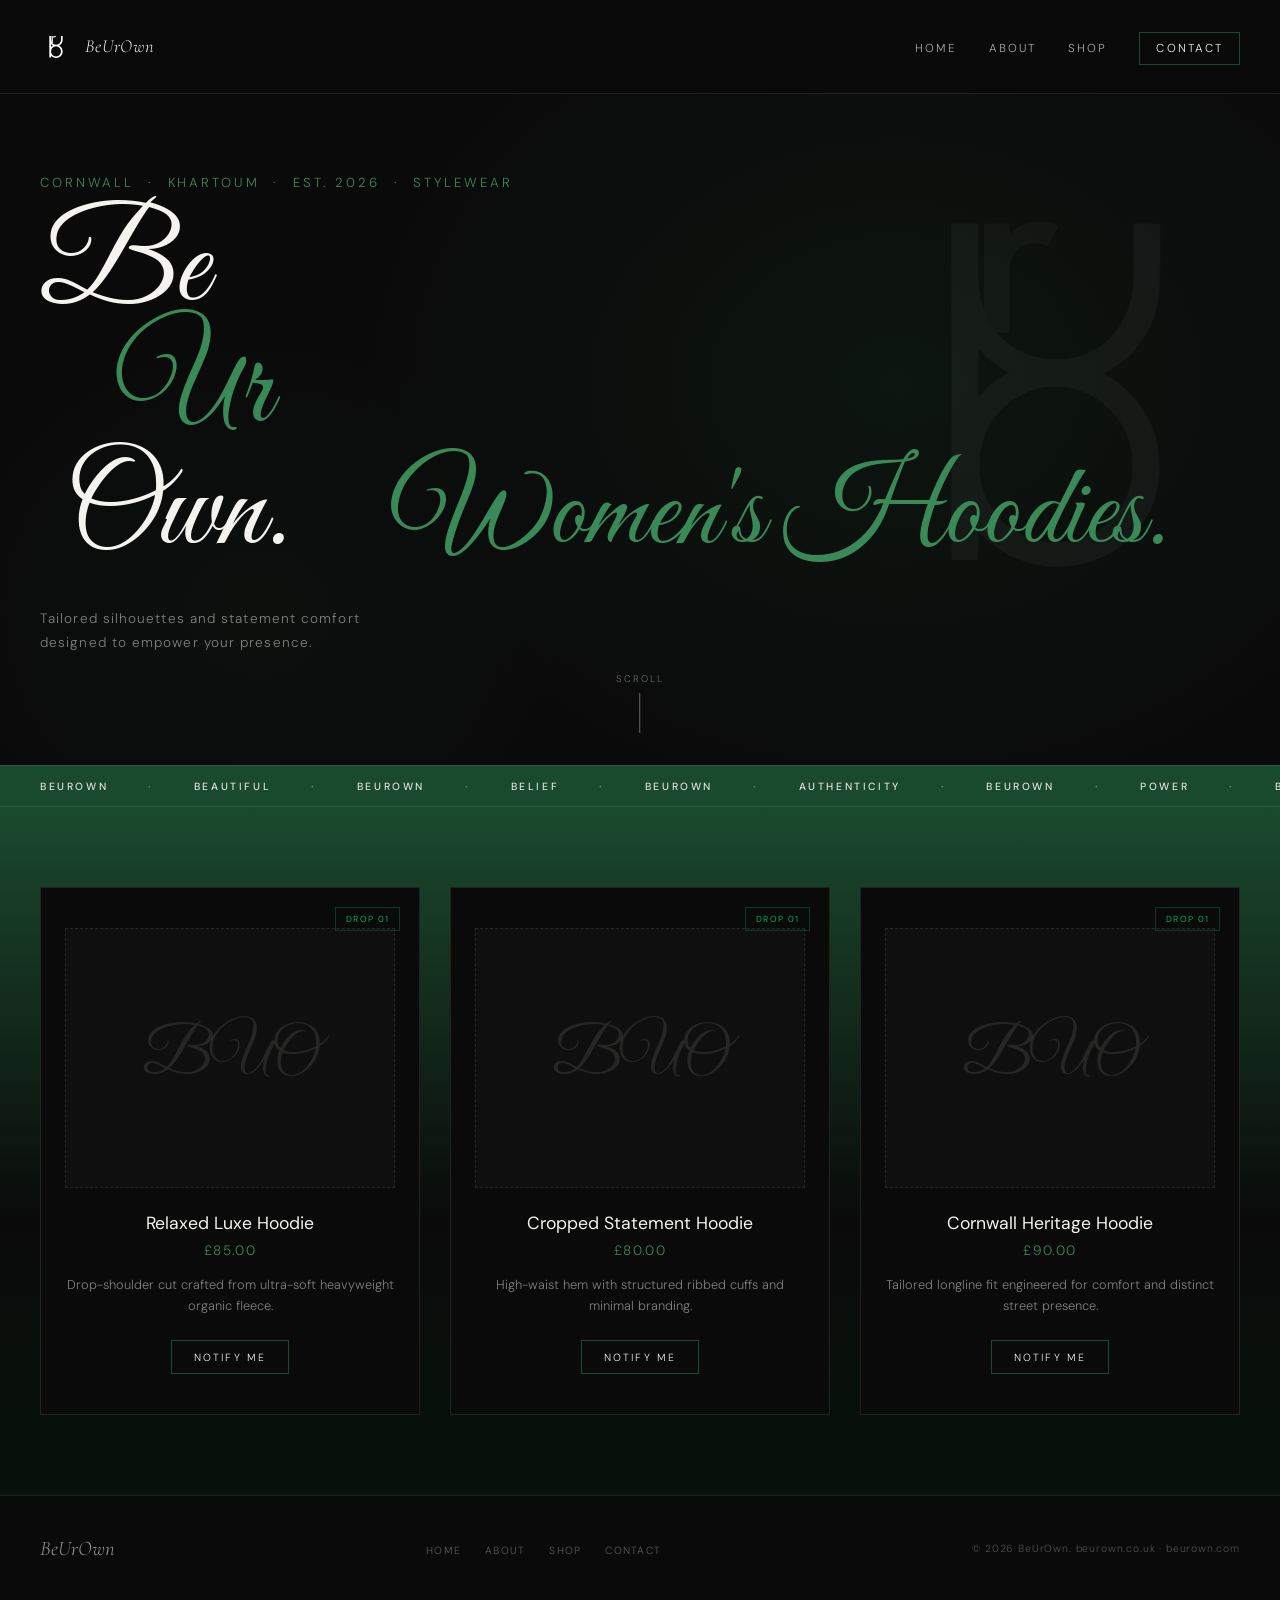
<file: female-hoodies.html>
<!DOCTYPE html>
<html lang="en">
<head>
<meta charset="UTF-8">
<meta name="viewport" content="width=device-width, initial-scale=1.0">
<title>Women's Hoodies — BeUrOwn</title>
<link rel="preconnect" href="https://fonts.googleapis.com">
<link rel="preconnect" href="https://fonts.gstatic.com" crossorigin>
<link href="https://fonts.googleapis.com/css2?family=Cormorant+Garamond:ital,wght@0,300;0,400;0,600;1,300;1,400&family=Bebas+Neue&family=Great+Vibes&family=DM+Sans:wght@300;400;500&display=swap" rel="stylesheet">
<link rel="stylesheet" href="style.css">

<style>
  :root {
    --black: #0a0a0a;
    --green: #1a4a2e;
    --green-light: #2d6e46;
    --green-accent: #3a8a58;
    --white: #f5f3ef;
    --grey: #888;
    --border: rgba(245,243,239,0.1);
  }

  * { margin: 0; padding: 0; box-sizing: border-box; }
  html { scroll-behavior: smooth; }

  body {
    background: var(--black);
    color: var(--white);
    font-family: 'DM Sans', sans-serif;
    font-weight: 300;
    overflow-x: hidden;
  }

  nav {
    position: fixed; top: 0; left: 0; right: 0; z-index: 100;
    display: flex; align-items: center; justify-content: space-between;
    padding: 1.4rem 2.5rem;
    background: rgba(10,10,10,0.85);
    backdrop-filter: blur(12px);
    border-bottom: 1px solid var(--border);
  }

  .nav-logo { display: flex; align-items: center; gap: 0.8rem; text-decoration: none; }
  .logo-mark { width: 32px; height: 48px; position: relative; flex-shrink: 0; }
  .logo-mark img { width: 100%; height: 100%; object-fit: contain; }

  .nav-wordmark {
    font-family: 'Cormorant Garamond', serif; font-style: italic;
    font-size: 1.15rem; letter-spacing: 0.05em; color: var(--white); line-height: 1;
  }

  .nav-links { display: flex; gap: 2rem; list-style: none; }
  .nav-links a {
    color: var(--white); text-decoration: none; font-size: 0.72rem;
    letter-spacing: 0.18em; text-transform: uppercase; opacity: 0.7; transition: opacity 0.2s, color 0.2s;
  }
  .nav-links a:hover { opacity: 1; color: var(--green-accent); }

  .nav-cta {
    font-size: 0.7rem; letter-spacing: 0.15em; text-transform: uppercase;
    color: var(--white) !important; opacity: 1 !important; border: 1px solid var(--green) !important;
    padding: 0.5rem 1rem; transition: background 0.2s !important;
  }
  .nav-cta:hover { background: var(--green) !important; }

  .hamburger { display: none; flex-direction: column; gap: 5px; cursor: pointer; padding: 4px; }
  .hamburger span { display: block; width: 24px; height: 1.5px; background: var(--white); transition: all 0.3s; }

  #sub-hero {
    min-height: 85vh; display: flex; flex-direction: column; justify-content: center;
    padding: 8rem 2.5rem 4rem; position: relative; overflow: hidden;
  }

  .hero-bg {
    position: absolute; inset: 0;
    background:
      radial-gradient(ellipse 60% 80% at 70% 50%, rgba(26,74,46,0.18) 0%, transparent 70%),
      radial-gradient(ellipse 40% 60% at 20% 80%, rgba(26,74,46,0.1) 0%, transparent 60%);
  }

  .hero-deco-logo {
    position: absolute; right: -2%; top: 50%; transform: translateY(-50%);
    width: 50vw; max-width: 500px; opacity: 0.04; pointer-events: none;
  }
  .hero-deco-logo img { width: 100%; height: 100%; object-fit: contain; }

  .hero-content {
    position: relative; z-index: 2; width: 100%; max-width: 1200px; margin: 0; text-align: left;
  }

  .hero-eyebrow {
    font-size: 0.82rem; letter-spacing: 0.22em; text-transform: uppercase;
    color: var(--green-accent); margin-bottom: 1.2rem;
  }

  .hero-title {
    font-family: 'Great Vibes', cursive; font-size: clamp(3.8rem, 10vw, 8.5rem);
    font-weight: 400; line-height: 0.95; color: var(--white);
  }

  .hero-title .line1 { display: block; }
  .hero-title .line2 { display: block; padding-left: 6vw; color: var(--green-accent); }

  .hero-title .line3-container {
    display: flex; align-items: baseline; width: 100%; padding-left: 2vw;
  }

  .hero-title .line3-container .own-text { color: var(--white); flex-shrink: 0; }

  .hero-title .category-tag {
    color: var(--green-accent); font-size: clamp(3.5rem, 9vw, 7.5rem);
    margin: 0 auto; padding-left: 2rem;
  }

  .hero-sub {
    margin-top: 2rem; font-size: 0.85rem; letter-spacing: 0.08em;
    color: rgba(245,243,239,0.5); max-width: 380px; line-height: 1.8;
  }

  .hero-scroll {
    position: absolute; bottom: 2rem; left: 50%; transform: translateX(-50%);
    display: flex; flex-direction: column; align-items: center; gap: 0.5rem;
    opacity: 0.4; animation: pulse 2s 2s infinite;
  }
  .hero-scroll span { font-size: 0.6rem; letter-spacing: 0.2em; text-transform: uppercase; }
  .hero-scroll-line { width: 1px; height: 40px; background: var(--white); animation: scrollLine 2s 2s infinite; }

  @keyframes scrollLine {
    0% { transform: scaleY(0); transform-origin: top; }
    50% { transform: scaleY(1); transform-origin: top; }
    51% { transform: scaleY(1); transform-origin: bottom; }
    100% { transform: scaleY(0); transform-origin: bottom; }
  }
  @keyframes pulse { 0%, 100% { opacity: 0.4; } 50% { opacity: 0.8; } }

  .marquee-strip {
    background: var(--green); padding: 0.85rem 0; overflow: hidden;
    white-space: nowrap; border-top: 1px solid var(--border); border-bottom: 1px solid var(--border);
  }
  .marquee-inner { display: inline-flex; animation: marquee 30s linear infinite; }
  .marquee-inner span { font-size: 0.65rem; letter-spacing: 0.25em; text-transform: uppercase; padding: 0 2.5rem; opacity: 0.9; }
  .marquee-inner .dot { color: rgba(245,243,239,0.4); padding: 0; }
  @keyframes marquee { from { transform: translateX(0); } to { transform: translateX(-50%); } }

  .catalog-section {
    background: linear-gradient(to top, #06120b 0%, #0a0a0a 40%, #1a4a2e 100%);
    padding: 80px 20px; width: 100%;
  }

  .catalog-grid {
    display: grid; grid-template-columns: repeat(3, 1fr); gap: 30px;
    max-width: 1200px; margin: 0 auto;
  }

  .product-item {
    background: #0a0a0a; border: 1px solid var(--border);
    padding: 2.5rem 1.5rem; display: flex; flex-direction: column;
    align-items: center; text-align: center; position: relative;
    overflow: hidden; transition: transform 0.25s, box-shadow 0.25s, border-color 0.25s;
  }

  .product-item:hover {
    transform: translateY(-4px); box-shadow: 0 8px 24px rgba(0, 196, 107, 0.15);
    border-color: rgba(0, 196, 107, 0.4);
  }

  .item-badge {
    position: absolute; top: 1.2rem; right: 1.2rem; font-size: 0.55rem;
    letter-spacing: 0.15em; text-transform: uppercase; color: #00c46b;
    border: 1px solid rgba(0, 196, 107, 0.25); padding: 0.3rem 0.6rem;
  }

  .item-placeholder {
    width: 100%; height: 260px; background: rgba(255, 255, 255, 0.02);
    border: 1px dashed var(--border); display: flex; align-items: center;
    justify-content: center; margin-bottom: 1.5rem; position: relative;
  }

  .item-placeholder-text {
    font-family: 'Great Vibes', cursive; font-size: 4rem;
    color: rgba(245, 243, 239, 0.1); pointer-events: none;
  }

  .item-title {
    font-family: 'DM Sans', sans-serif; font-size: 1.1rem;
    font-weight: 400; color: var(--white); margin-bottom: 0.5rem;
  }

  .item-price { font-size: 0.85rem; letter-spacing: 0.1em; color: var(--green-accent); margin-bottom: 1rem; }
  .item-desc { font-size: 0.8rem; color: rgba(245,243,239,0.5); line-height: 1.6; margin-bottom: 1.5rem; }

  .item-btn {
    display: inline-block; padding: 0.6rem 1.4rem;
    border: 1px solid var(--green); color: var(--white); text-decoration: none;
    font-size: 0.65rem; letter-spacing: 0.2em; text-transform: uppercase;
    transition: background 0.2s, border-color 0.2s;
  }

  .item-btn:hover { background: var(--green); border-color: var(--green); }

  footer {
    border-top: 1px solid var(--border); padding: 2.5rem 2.5rem; display: flex;
    align-items: center; justify-content: space-between; flex-wrap: wrap; gap: 1rem;
  }

  .footer-logo { font-family: 'Cormorant Garamond', serif; font-style: italic; font-size: 1.3rem; color: var(--white); opacity: 0.6; }
  .footer-copy { font-size: 0.65rem; color: rgba(245,243,239,0.3); letter-spacing: 0.08em; }
  .footer-links { display: flex; gap: 1.5rem; list-style: none; }
  .footer-links a { font-size: 0.65rem; letter-spacing: 0.12em; text-transform: uppercase; color: rgba(245,243,239,0.35); text-decoration: none; }

  @media (max-width: 900px) { .catalog-grid { grid-template-columns: repeat(2, 1fr); } }
  @media (max-width: 600px) {
    nav { padding: 1.2rem 1.5rem; } .nav-links { display: none; } .hamburger { display: flex; }
    .catalog-grid { grid-template-columns: 1fr; }
    .hero-title .line3-container { flex-direction: column; align-items: flex-start; }
    .hero-title .category-tag { margin: 0; padding-left: 2vw; }
    footer { padding: 2rem 1.5rem; flex-direction: column; text-align: center; }
  }
</style>
</head>
<body>

<nav id="navbar">
  <a href="index.html#home" class="nav-logo">
    <div class="logo-mark"><img src="logo.png" alt="BeUrOwn Logo"></div>
    <span class="nav-wordmark">BeUrOwn</span>
  </a>
  <ul class="nav-links" id="navLinks">
    <li><a href="index.html#home">Home</a></li>
    <li><a href="index.html#about">About</a></li>
    <li><a href="index.html#shop">Shop</a></li>
    <li><a href="index.html#contact" class="nav-cta">Contact</a></li>
  </ul>
  <div class="hamburger" id="hamburger" onclick="toggleNav()"><span></span><span></span><span></span></div>
</nav>

<section id="sub-hero">
  <div class="hero-bg"></div>
  <div class="hero-deco-logo"><img src="logo.png" alt="BeUrOwn Watermark"></div>
  <div class="hero-content">
    <p class="hero-eyebrow">Cornwall &nbsp;·&nbsp; Khartoum &nbsp;·&nbsp; Est. 2026 &nbsp;·&nbsp; Stylewear</p>
    <h1 class="hero-title">
      <span class="line1">Be</span>
      <span class="line2">Ur</span>
      <div class="line3-container">
        <span class="own-text">Own.</span>
        <span class="category-tag">Women's Hoodies.</span>
      </div>
    </h1>
    <p class="hero-sub">Tailored silhouettes and statement comfort designed to empower your presence.</p>
  </div>
  <div class="hero-scroll"><span>Scroll</span><div class="hero-scroll-line"></div></div>
</section>

<div class="marquee-strip">
  <div class="marquee-inner">
    <span>BeUrOwn</span><span class="dot">·</span><span>Beautiful</span><span class="dot">·</span>
    <span>BeUrOwn</span><span class="dot">·</span><span>Belief</span><span class="dot">·</span>
    <span>BeUrOwn</span><span class="dot">·</span><span>Authenticity</span><span class="dot">·</span>
    <span>BeUrOwn</span><span class="dot">·</span><span>Power</span><span class="dot">·</span>
    <span>BeUrOwn</span><span class="dot">·</span><span>Beautiful</span><span class="dot">·</span>
    <span>BeUrOwn</span><span class="dot">·</span><span>Belief</span><span class="dot">·</span>
    <span>BeUrOwn</span><span class="dot">·</span><span>Authenticity</span><span class="dot">·</span>
    <span>BeUrOwn</span><span class="dot">·</span><span>Power</span><span class="dot">·</span>
  </div>
</div>

<section class="catalog-section">
  <div class="catalog-grid">
    
    <div class="product-item">
      <span class="item-badge">Drop 01</span>
      <div class="item-placeholder">
        <span class="item-placeholder-text">BUO</span>
      </div>
      <h3 class="item-title">Relaxed Luxe Hoodie</h3>
      <p class="item-price">£85.00</p>
      <p class="item-desc">Drop-shoulder cut crafted from ultra-soft heavyweight organic fleece.</p>
      <a href="index.html#shop" class="item-btn">Notify Me</a>
    </div>

    <div class="product-item">
      <span class="item-badge">Drop 01</span>
      <div class="item-placeholder">
        <span class="item-placeholder-text">BUO</span>
      </div>
      <h3 class="item-title">Cropped Statement Hoodie</h3>
      <p class="item-price">£80.00</p>
      <p class="item-desc">High-waist hem with structured ribbed cuffs and minimal branding.</p>
      <a href="index.html#shop" class="item-btn">Notify Me</a>
    </div>

    <div class="product-item">
      <span class="item-badge">Drop 01</span>
      <div class="item-placeholder">
        <span class="item-placeholder-text">BUO</span>
      </div>
      <h3 class="item-title">Cornwall Heritage Hoodie</h3>
      <p class="item-price">£90.00</p>
      <p class="item-desc">Tailored longline fit engineered for comfort and distinct street presence.</p>
      <a href="index.html#shop" class="item-btn">Notify Me</a>
    </div>

  </div>
</section>

<footer>
  <div class="footer-logo">BeUrOwn</div>
  <ul class="footer-links">
    <li><a href="index.html#home">Home</a></li>
    <li><a href="index.html#about">About</a></li>
    <li><a href="index.html#shop">Shop</a></li>
    <li><a href="index.html#contact">Contact</a></li>
  </ul>
  <p class="footer-copy">© 2026 BeUrOwn. beurown.co.uk · beurown.com</p>
</footer>

<script>
  function toggleNav() { document.body.classList.toggle('nav-open'); }
  window.addEventListener('scroll', () => {
    const nav = document.getElementById('navbar');
    nav.style.borderBottomColor = window.scrollY > 50 ? 'rgba(26,74,46,0.3)' : 'rgba(245,243,239,0.1)';
  });
</script>
</body>
</html>
</file>
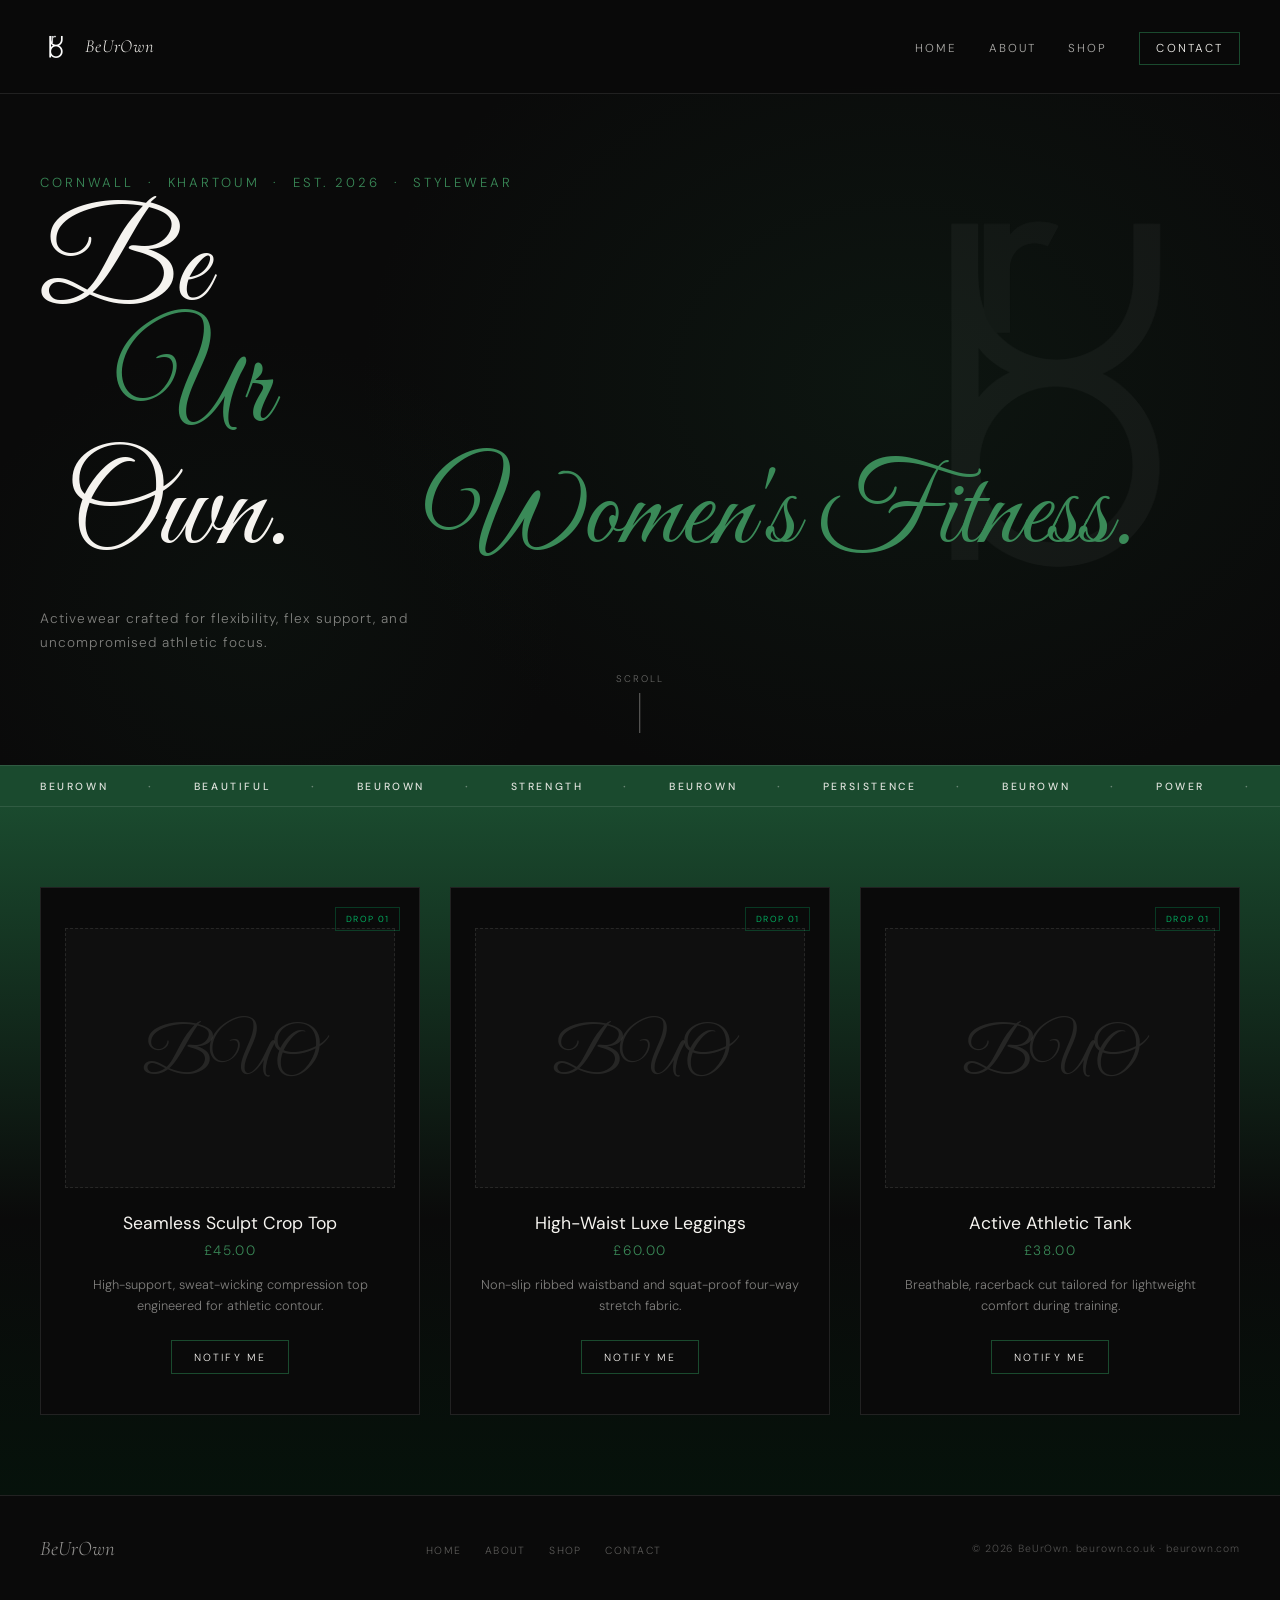
<file: fitness-female.html>
<!DOCTYPE html>
<html lang="en">
<head>
<meta charset="UTF-8">
<meta name="viewport" content="width=device-width, initial-scale=1.0">
<title>Women's Fitness — BeUrOwn</title>
<link rel="preconnect" href="https://fonts.googleapis.com">
<link rel="preconnect" href="https://fonts.gstatic.com" crossorigin>
<link href="https://fonts.googleapis.com/css2?family=Cormorant+Garamond:ital,wght@0,300;0,400;0,600;1,300;1,400&family=Bebas+Neue&family=Great+Vibes&family=DM+Sans:wght@300;400;500&display=swap" rel="stylesheet">
<link rel="stylesheet" href="style.css">

<style>
  :root {
    --black: #0a0a0a;
    --green: #1a4a2e;
    --green-light: #2d6e46;
    --green-accent: #3a8a58;
    --white: #f5f3ef;
    --grey: #888;
    --border: rgba(245,243,239,0.1);
  }

  * { margin: 0; padding: 0; box-sizing: border-box; }
  html { scroll-behavior: smooth; }

  body {
    background: var(--black);
    color: var(--white);
    font-family: 'DM Sans', sans-serif;
    font-weight: 300;
    overflow-x: hidden;
  }

  nav {
    position: fixed; top: 0; left: 0; right: 0; z-index: 100;
    display: flex; align-items: center; justify-content: space-between;
    padding: 1.4rem 2.5rem;
    background: rgba(10,10,10,0.85);
    backdrop-filter: blur(12px);
    border-bottom: 1px solid var(--border);
  }

  .nav-logo { display: flex; align-items: center; gap: 0.8rem; text-decoration: none; }
  .logo-mark { width: 32px; height: 48px; position: relative; flex-shrink: 0; }
  .logo-mark img { width: 100%; height: 100%; object-fit: contain; }

  .nav-wordmark {
    font-family: 'Cormorant Garamond', serif; font-style: italic;
    font-size: 1.15rem; letter-spacing: 0.05em; color: var(--white); line-height: 1;
  }

  .nav-links { display: flex; gap: 2rem; list-style: none; }
  .nav-links a {
    color: var(--white); text-decoration: none; font-size: 0.72rem;
    letter-spacing: 0.18em; text-transform: uppercase; opacity: 0.7; transition: opacity 0.2s, color 0.2s;
  }
  .nav-links a:hover { opacity: 1; color: var(--green-accent); }

  .nav-cta {
    font-size: 0.7rem; letter-spacing: 0.15em; text-transform: uppercase;
    color: var(--white) !important; opacity: 1 !important; border: 1px solid var(--green) !important;
    padding: 0.5rem 1rem; transition: background 0.2s !important;
  }
  .nav-cta:hover { background: var(--green) !important; }

  .hamburger { display: none; flex-direction: column; gap: 5px; cursor: pointer; padding: 4px; }
  .hamburger span { display: block; width: 24px; height: 1.5px; background: var(--white); transition: all 0.3s; }

  #sub-hero {
    min-height: 85vh; display: flex; flex-direction: column; justify-content: center;
    padding: 8rem 2.5rem 4rem; position: relative; overflow: hidden;
  }

  .hero-bg {
    position: absolute; inset: 0;
    background:
      radial-gradient(ellipse 60% 80% at 70% 50%, rgba(26,74,46,0.18) 0%, transparent 70%),
      radial-gradient(ellipse 40% 60% at 20% 80%, rgba(26,74,46,0.1) 0%, transparent 60%);
  }

  .hero-deco-logo {
    position: absolute; right: -2%; top: 50%; transform: translateY(-50%);
    width: 50vw; max-width: 500px; opacity: 0.04; pointer-events: none;
  }
  .hero-deco-logo img { width: 100%; height: 100%; object-fit: contain; }

  .hero-content {
    position: relative; z-index: 2; width: 100%; max-width: 1200px; margin: 0; text-align: left;
  }

  .hero-eyebrow {
    font-size: 0.82rem; letter-spacing: 0.22em; text-transform: uppercase;
    color: var(--green-accent); margin-bottom: 1.2rem;
  }

  .hero-title {
    font-family: 'Great Vibes', cursive; font-size: clamp(3.8rem, 10vw, 8.5rem);
    font-weight: 400; line-height: 0.95; color: var(--white);
  }

  .hero-title .line1 { display: block; }
  .hero-title .line2 { display: block; padding-left: 6vw; color: var(--green-accent); }

  .hero-title .line3-container {
    display: flex; align-items: baseline; width: 100%; padding-left: 2vw;
  }

  .hero-title .line3-container .own-text { color: var(--white); flex-shrink: 0; }

  .hero-title .category-tag {
    color: var(--green-accent); font-size: clamp(3.5rem, 9vw, 7.5rem);
    margin: 0 auto; padding-left: 2rem;
  }

  .hero-sub {
    margin-top: 2rem; font-size: 0.85rem; letter-spacing: 0.08em;
    color: rgba(245,243,239,0.5); max-width: 380px; line-height: 1.8;
  }

  .hero-scroll {
    position: absolute; bottom: 2rem; left: 50%; transform: translateX(-50%);
    display: flex; flex-direction: column; align-items: center; gap: 0.5rem;
    opacity: 0.4; animation: pulse 2s 2s infinite;
  }
  .hero-scroll span { font-size: 0.6rem; letter-spacing: 0.2em; text-transform: uppercase; }
  .hero-scroll-line { width: 1px; height: 40px; background: var(--white); animation: scrollLine 2s 2s infinite; }

  @keyframes scrollLine {
    0% { transform: scaleY(0); transform-origin: top; }
    50% { transform: scaleY(1); transform-origin: top; }
    51% { transform: scaleY(1); transform-origin: bottom; }
    100% { transform: scaleY(0); transform-origin: bottom; }
  }
  @keyframes pulse { 0%, 100% { opacity: 0.4; } 50% { opacity: 0.8; } }

  .marquee-strip {
    background: var(--green); padding: 0.85rem 0; overflow: hidden;
    white-space: nowrap; border-top: 1px solid var(--border); border-bottom: 1px solid var(--border);
  }
  .marquee-inner { display: inline-flex; animation: marquee 30s linear infinite; }
  .marquee-inner span { font-size: 0.65rem; letter-spacing: 0.25em; text-transform: uppercase; padding: 0 2.5rem; opacity: 0.9; }
  .marquee-inner .dot { color: rgba(245,243,239,0.4); padding: 0; }
  @keyframes marquee { from { transform: translateX(0); } to { transform: translateX(-50%); } }

  .catalog-section {
    background: linear-gradient(to top, #06120b 0%, #0a0a0a 40%, #1a4a2e 100%);
    padding: 80px 20px; width: 100%;
  }

  .catalog-grid {
    display: grid; grid-template-columns: repeat(3, 1fr); gap: 30px;
    max-width: 1200px; margin: 0 auto;
  }

  .product-item {
    background: #0a0a0a; border: 1px solid var(--border);
    padding: 2.5rem 1.5rem; display: flex; flex-direction: column;
    align-items: center; text-align: center; position: relative;
    overflow: hidden; transition: transform 0.25s, box-shadow 0.25s, border-color 0.25s;
  }

  .product-item:hover {
    transform: translateY(-4px); box-shadow: 0 8px 24px rgba(0, 196, 107, 0.15);
    border-color: rgba(0, 196, 107, 0.4);
  }

  .item-badge {
    position: absolute; top: 1.2rem; right: 1.2rem; font-size: 0.55rem;
    letter-spacing: 0.15em; text-transform: uppercase; color: #00c46b;
    border: 1px solid rgba(0, 196, 107, 0.25); padding: 0.3rem 0.6rem;
  }

  .item-placeholder {
    width: 100%; height: 260px; background: rgba(255, 255, 255, 0.02);
    border: 1px dashed var(--border); display: flex; align-items: center;
    justify-content: center; margin-bottom: 1.5rem; position: relative;
  }

  .item-placeholder-text {
    font-family: 'Great Vibes', cursive; font-size: 4rem;
    color: rgba(245, 243, 239, 0.1); pointer-events: none;
  }

  .item-title {
    font-family: 'DM Sans', sans-serif; font-size: 1.1rem;
    font-weight: 400; color: var(--white); margin-bottom: 0.5rem;
  }

  .item-price { font-size: 0.85rem; letter-spacing: 0.1em; color: var(--green-accent); margin-bottom: 1rem; }
  .item-desc { font-size: 0.8rem; color: rgba(245,243,239,0.5); line-height: 1.6; margin-bottom: 1.5rem; }

  .item-btn {
    display: inline-block; padding: 0.6rem 1.4rem;
    border: 1px solid var(--green); color: var(--white); text-decoration: none;
    font-size: 0.65rem; letter-spacing: 0.2em; text-transform: uppercase;
    transition: background 0.2s, border-color 0.2s;
  }

  .item-btn:hover { background: var(--green); border-color: var(--green); }

  footer {
    border-top: 1px solid var(--border); padding: 2.5rem 2.5rem; display: flex;
    align-items: center; justify-content: space-between; flex-wrap: wrap; gap: 1rem;
  }

  .footer-logo { font-family: 'Cormorant Garamond', serif; font-style: italic; font-size: 1.3rem; color: var(--white); opacity: 0.6; }
  .footer-copy { font-size: 0.65rem; color: rgba(245,243,239,0.3); letter-spacing: 0.08em; }
  .footer-links { display: flex; gap: 1.5rem; list-style: none; }
  .footer-links a { font-size: 0.65rem; letter-spacing: 0.12em; text-transform: uppercase; color: rgba(245,243,239,0.35); text-decoration: none; }

  @media (max-width: 900px) { .catalog-grid { grid-template-columns: repeat(2, 1fr); } }
  @media (max-width: 600px) {
    nav { padding: 1.2rem 1.5rem; } .nav-links { display: none; } .hamburger { display: flex; }
    .catalog-grid { grid-template-columns: 1fr; }
    .hero-title .line3-container { flex-direction: column; align-items: flex-start; }
    .hero-title .category-tag { margin: 0; padding-left: 2vw; }
    footer { padding: 2rem 1.5rem; flex-direction: column; text-align: center; }
  }
</style>
</head>
<body>

<nav id="navbar">
  <a href="index.html#home" class="nav-logo">
    <div class="logo-mark"><img src="logo.png" alt="BeUrOwn Logo"></div>
    <span class="nav-wordmark">BeUrOwn</span>
  </a>
  <ul class="nav-links" id="navLinks">
    <li><a href="index.html#home">Home</a></li>
    <li><a href="index.html#about">About</a></li>
    <li><a href="index.html#shop">Shop</a></li>
    <li><a href="index.html#contact" class="nav-cta">Contact</a></li>
  </ul>
  <div class="hamburger" id="hamburger" onclick="toggleNav()"><span></span><span></span><span></span></div>
</nav>

<section id="sub-hero">
  <div class="hero-bg"></div>
  <div class="hero-deco-logo"><img src="logo.png" alt="BeUrOwn Watermark"></div>
  <div class="hero-content">
    <p class="hero-eyebrow">Cornwall &nbsp;·&nbsp; Khartoum &nbsp;·&nbsp; Est. 2026 &nbsp;·&nbsp; Stylewear</p>
    <h1 class="hero-title">
      <span class="line1">Be</span>
      <span class="line2">Ur</span>
      <div class="line3-container">
        <span class="own-text">Own.</span>
        <span class="category-tag">Women's Fitness.</span>
      </div>
    </h1>
    <p class="hero-sub">Activewear crafted for flexibility, flex support, and uncompromised athletic focus.</p>
  </div>
  <div class="hero-scroll"><span>Scroll</span><div class="hero-scroll-line"></div></div>
</section>

<div class="marquee-strip">
  <div class="marquee-inner">
    <span>BeUrOwn</span><span class="dot">·</span><span>Beautiful</span><span class="dot">·</span>
    <span>BeUrOwn</span><span class="dot">·</span><span>Strength</span><span class="dot">·</span>
    <span>BeUrOwn</span><span class="dot">·</span><span>Persistence</span><span class="dot">·</span>
    <span>BeUrOwn</span><span class="dot">·</span><span>Power</span><span class="dot">·</span>
    <span>BeUrOwn</span><span class="dot">·</span><span>Beautiful</span><span class="dot">·</span>
    <span>BeUrOwn</span><span class="dot">·</span><span>Strength</span><span class="dot">·</span>
    <span>BeUrOwn</span><span class="dot">·</span><span>Persistence</span><span class="dot">·</span>
    <span>BeUrOwn</span><span class="dot">·</span><span>Power</span><span class="dot">·</span>
  </div>
</div>

<section class="catalog-section">
  <div class="catalog-grid">
    
    <div class="product-item">
      <span class="item-badge">Drop 01</span>
      <div class="item-placeholder">
        <span class="item-placeholder-text">BUO</span>
      </div>
      <h3 class="item-title">Seamless Sculpt Crop Top</h3>
      <p class="item-price">£45.00</p>
      <p class="item-desc">High-support, sweat-wicking compression top engineered for athletic contour.</p>
      <a href="index.html#shop" class="item-btn">Notify Me</a>
    </div>

    <div class="product-item">
      <span class="item-badge">Drop 01</span>
      <div class="item-placeholder">
        <span class="item-placeholder-text">BUO</span>
      </div>
      <h3 class="item-title">High-Waist Luxe Leggings</h3>
      <p class="item-price">£60.00</p>
      <p class="item-desc">Non-slip ribbed waistband and squat-proof four-way stretch fabric.</p>
      <a href="index.html#shop" class="item-btn">Notify Me</a>
    </div>

    <div class="product-item">
      <span class="item-badge">Drop 01</span>
      <div class="item-placeholder">
        <span class="item-placeholder-text">BUO</span>
      </div>
      <h3 class="item-title">Active Athletic Tank</h3>
      <p class="item-price">£38.00</p>
      <p class="item-desc">Breathable, racerback cut tailored for lightweight comfort during training.</p>
      <a href="index.html#shop" class="item-btn">Notify Me</a>
    </div>

  </div>
</section>

<footer>
  <div class="footer-logo">BeUrOwn</div>
  <ul class="footer-links">
    <li><a href="index.html#home">Home</a></li>
    <li><a href="index.html#about">About</a></li>
    <li><a href="index.html#shop">Shop</a></li>
    <li><a href="index.html#contact">Contact</a></li>
  </ul>
  <p class="footer-copy">© 2026 BeUrOwn. beurown.co.uk · beurown.com</p>
</footer>

<script>
  function toggleNav() { document.body.classList.toggle('nav-open'); }
  window.addEventListener('scroll', () => {
    const nav = document.getElementById('navbar');
    nav.style.borderBottomColor = window.scrollY > 50 ? 'rgba(26,74,46,0.3)' : 'rgba(245,243,239,0.1)';
  });
</script>
</body>
</html>
</file>
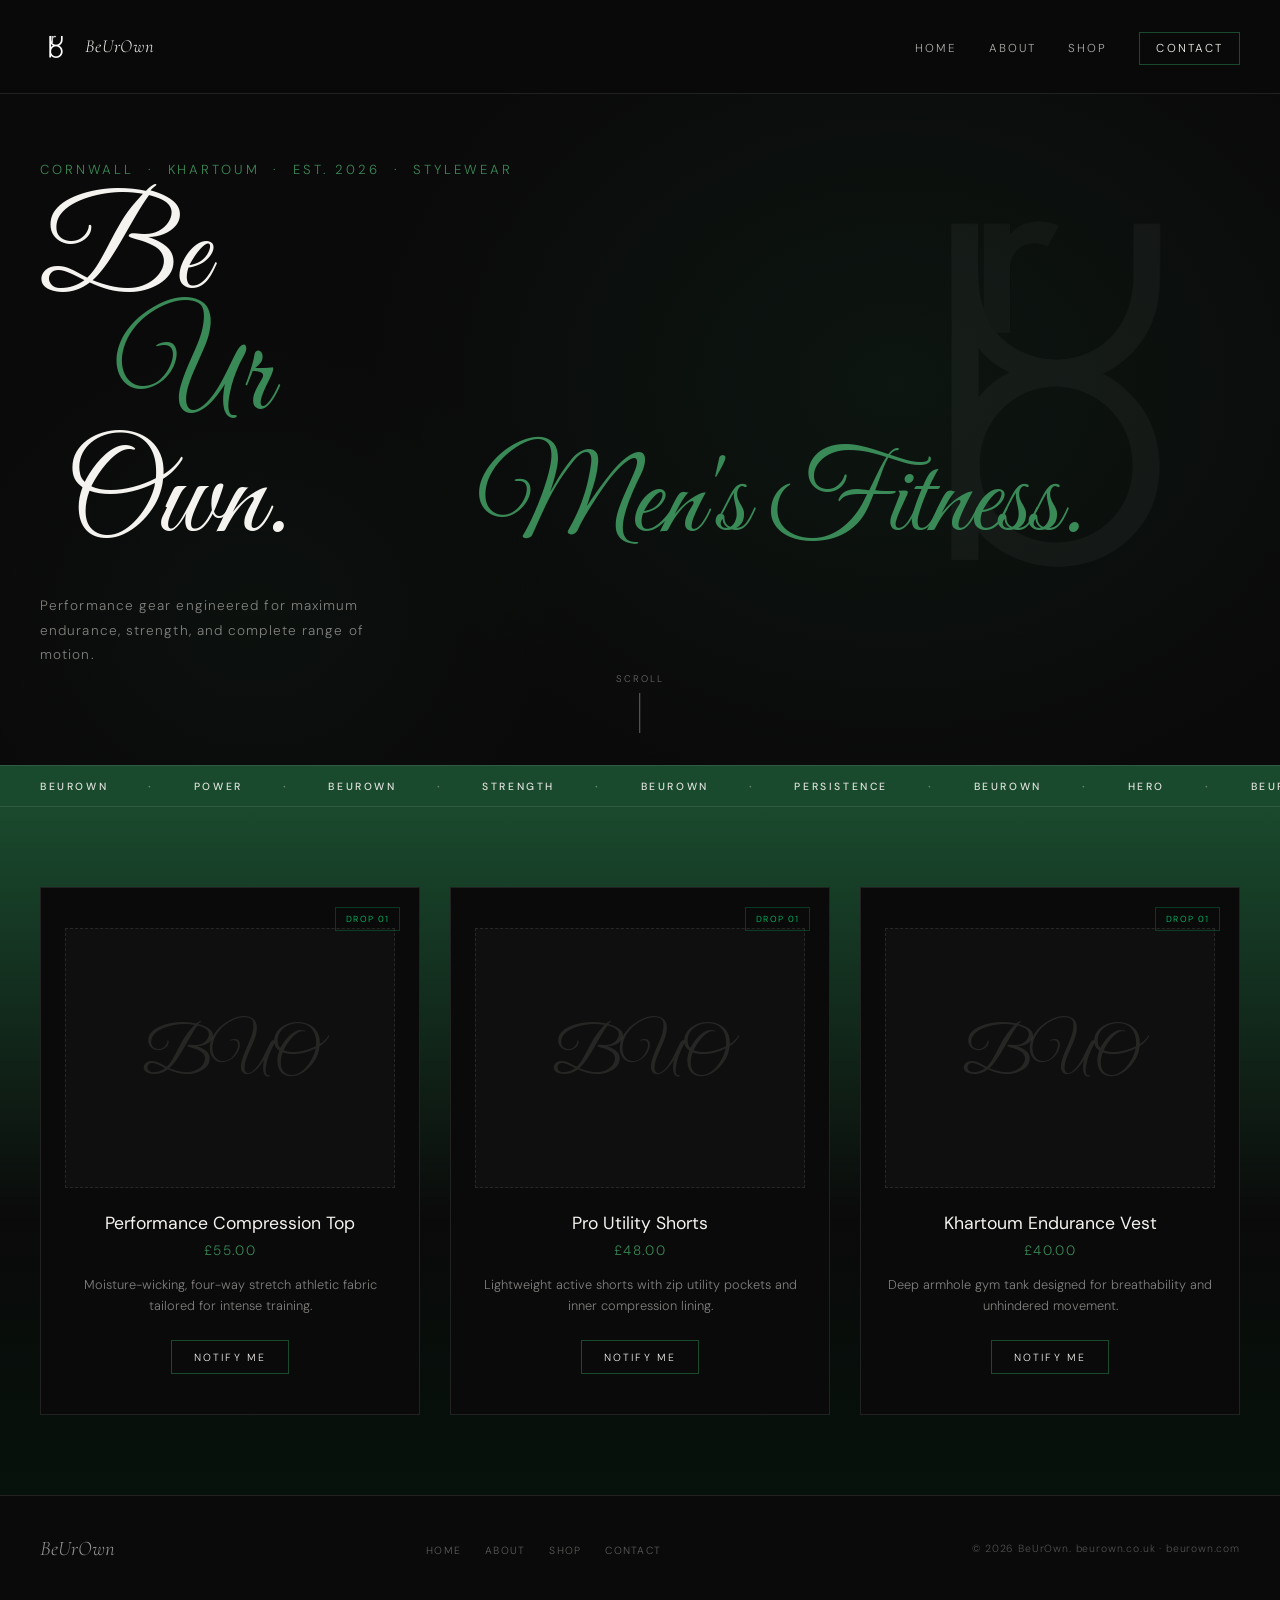
<file: fitness-male.html>
<!DOCTYPE html>
<html lang="en">
<head>
<meta charset="UTF-8">
<meta name="viewport" content="width=device-width, initial-scale=1.0">
<title>Men's Fitness — BeUrOwn</title>
<link rel="preconnect" href="https://fonts.googleapis.com">
<link rel="preconnect" href="https://fonts.gstatic.com" crossorigin>
<link href="https://fonts.googleapis.com/css2?family=Cormorant+Garamond:ital,wght@0,300;0,400;0,600;1,300;1,400&family=Bebas+Neue&family=Great+Vibes&family=DM+Sans:wght@300;400;500&display=swap" rel="stylesheet">
<link rel="stylesheet" href="style.css">

<style>
  :root {
    --black: #0a0a0a;
    --green: #1a4a2e;
    --green-light: #2d6e46;
    --green-accent: #3a8a58;
    --white: #f5f3ef;
    --grey: #888;
    --border: rgba(245,243,239,0.1);
  }

  * { margin: 0; padding: 0; box-sizing: border-box; }
  html { scroll-behavior: smooth; }

  body {
    background: var(--black);
    color: var(--white);
    font-family: 'DM Sans', sans-serif;
    font-weight: 300;
    overflow-x: hidden;
  }

  /* Navigation Bar */
  nav {
    position: fixed; top: 0; left: 0; right: 0; z-index: 100;
    display: flex; align-items: center; justify-content: space-between;
    padding: 1.4rem 2.5rem;
    background: rgba(10,10,10,0.85);
    backdrop-filter: blur(12px);
    border-bottom: 1px solid var(--border);
  }

  .nav-logo { display: flex; align-items: center; gap: 0.8rem; text-decoration: none; }
  .logo-mark { width: 32px; height: 48px; position: relative; flex-shrink: 0; }
  .logo-mark img { width: 100%; height: 100%; object-fit: contain; }

  .nav-wordmark {
    font-family: 'Cormorant Garamond', serif; font-style: italic;
    font-size: 1.15rem; letter-spacing: 0.05em; color: var(--white); line-height: 1;
  }

  .nav-links { display: flex; gap: 2rem; list-style: none; }
  .nav-links a {
    color: var(--white); text-decoration: none; font-size: 0.72rem;
    letter-spacing: 0.18em; text-transform: uppercase; opacity: 0.7; transition: opacity 0.2s, color 0.2s;
  }
  .nav-links a:hover { opacity: 1; color: var(--green-accent); }

  .nav-cta {
    font-size: 0.7rem; letter-spacing: 0.15em; text-transform: uppercase;
    color: var(--white) !important; opacity: 1 !important; border: 1px solid var(--green) !important;
    padding: 0.5rem 1rem; transition: background 0.2s !important;
  }
  .nav-cta:hover { background: var(--green) !important; }

  .hamburger { display: none; flex-direction: column; gap: 5px; cursor: pointer; padding: 4px; }
  .hamburger span { display: block; width: 24px; height: 1.5px; background: var(--white); transition: all 0.3s; }

  /* Subpage Hero */
  #sub-hero {
    min-height: 85vh; display: flex; flex-direction: column; justify-content: center;
    padding: 8rem 2.5rem 4rem; position: relative; overflow: hidden;
  }

  .hero-bg {
    position: absolute; inset: 0;
    background:
      radial-gradient(ellipse 60% 80% at 70% 50%, rgba(26,74,46,0.18) 0%, transparent 70%),
      radial-gradient(ellipse 40% 60% at 20% 80%, rgba(26,74,46,0.1) 0%, transparent 60%);
  }

  .hero-deco-logo {
    position: absolute; right: -2%; top: 50%; transform: translateY(-50%);
    width: 50vw; max-width: 500px; opacity: 0.04; pointer-events: none;
  }
  .hero-deco-logo img { width: 100%; height: 100%; object-fit: contain; }

  .hero-content {
    position: relative; z-index: 2; width: 100%; max-width: 1200px; margin: 0; text-align: left;
  }

  .hero-eyebrow {
    font-size: 0.82rem; letter-spacing: 0.22em; text-transform: uppercase;
    color: var(--green-accent); margin-bottom: 1.2rem;
  }

  .hero-title {
    font-family: 'Great Vibes', cursive; font-size: clamp(3.8rem, 10vw, 8.5rem);
    font-weight: 400; line-height: 0.95; color: var(--white);
  }

  .hero-title .line1 { display: block; }
  .hero-title .line2 { display: block; padding-left: 6vw; color: var(--green-accent); }

  .hero-title .line3-container {
    display: flex; align-items: baseline; width: 100%; padding-left: 2vw;
  }

  .hero-title .line3-container .own-text { color: var(--white); flex-shrink: 0; }

  .hero-title .category-tag {
    color: var(--green-accent); font-size: clamp(3.5rem, 9vw, 7.5rem);
    margin: 0 auto; padding-left: 2rem;
  }

  .hero-sub {
    margin-top: 2rem; font-size: 0.85rem; letter-spacing: 0.08em;
    color: rgba(245,243,239,0.5); max-width: 380px; line-height: 1.8;
  }

  .hero-scroll {
    position: absolute; bottom: 2rem; left: 50%; transform: translateX(-50%);
    display: flex; flex-direction: column; align-items: center; gap: 0.5rem;
    opacity: 0.4; animation: pulse 2s 2s infinite;
  }
  .hero-scroll span { font-size: 0.6rem; letter-spacing: 0.2em; text-transform: uppercase; }
  .hero-scroll-line { width: 1px; height: 40px; background: var(--white); animation: scrollLine 2s 2s infinite; }

  @keyframes scrollLine {
    0% { transform: scaleY(0); transform-origin: top; }
    50% { transform: scaleY(1); transform-origin: top; }
    51% { transform: scaleY(1); transform-origin: bottom; }
    100% { transform: scaleY(0); transform-origin: bottom; }
  }
  @keyframes pulse { 0%, 100% { opacity: 0.4; } 50% { opacity: 0.8; } }

  .marquee-strip {
    background: var(--green); padding: 0.85rem 0; overflow: hidden;
    white-space: nowrap; border-top: 1px solid var(--border); border-bottom: 1px solid var(--border);
  }
  .marquee-inner { display: inline-flex; animation: marquee 30s linear infinite; }
  .marquee-inner span { font-size: 0.65rem; letter-spacing: 0.25em; text-transform: uppercase; padding: 0 2.5rem; opacity: 0.9; }
  .marquee-inner .dot { color: rgba(245,243,239,0.4); padding: 0; }
  @keyframes marquee { from { transform: translateX(0); } to { transform: translateX(-50%); } }

  .catalog-section {
    background: linear-gradient(to top, #06120b 0%, #0a0a0a 40%, #1a4a2e 100%);
    padding: 80px 20px; width: 100%;
  }

  .catalog-grid {
    display: grid; grid-template-columns: repeat(3, 1fr); gap: 30px;
    max-width: 1200px; margin: 0 auto;
  }

  .product-item {
    background: #0a0a0a; border: 1px solid var(--border);
    padding: 2.5rem 1.5rem; display: flex; flex-direction: column;
    align-items: center; text-align: center; position: relative;
    overflow: hidden; transition: transform 0.25s, box-shadow 0.25s, border-color 0.25s;
  }

  .product-item:hover {
    transform: translateY(-4px); box-shadow: 0 8px 24px rgba(0, 196, 107, 0.15);
    border-color: rgba(0, 196, 107, 0.4);
  }

  .item-badge {
    position: absolute; top: 1.2rem; right: 1.2rem; font-size: 0.55rem;
    letter-spacing: 0.15em; text-transform: uppercase; color: #00c46b;
    border: 1px solid rgba(0, 196, 107, 0.25); padding: 0.3rem 0.6rem;
  }

  .item-placeholder {
    width: 100%; height: 260px; background: rgba(255, 255, 255, 0.02);
    border: 1px dashed var(--border); display: flex; align-items: center;
    justify-content: center; margin-bottom: 1.5rem; position: relative;
  }

  .item-placeholder-text {
    font-family: 'Great Vibes', cursive; font-size: 4rem;
    color: rgba(245, 243, 239, 0.1); pointer-events: none;
  }

  .item-title {
    font-family: 'DM Sans', sans-serif; font-size: 1.1rem;
    font-weight: 400; color: var(--white); margin-bottom: 0.5rem;
  }

  .item-price { font-size: 0.85rem; letter-spacing: 0.1em; color: var(--green-accent); margin-bottom: 1rem; }
  .item-desc { font-size: 0.8rem; color: rgba(245,243,239,0.5); line-height: 1.6; margin-bottom: 1.5rem; }

  .item-btn {
    display: inline-block; padding: 0.6rem 1.4rem;
    border: 1px solid var(--green); color: var(--white); text-decoration: none;
    font-size: 0.65rem; letter-spacing: 0.2em; text-transform: uppercase;
    transition: background 0.2s, border-color 0.2s;
  }

  .item-btn:hover { background: var(--green); border-color: var(--green); }

  footer {
    border-top: 1px solid var(--border); padding: 2.5rem 2.5rem; display: flex;
    align-items: center; justify-content: space-between; flex-wrap: wrap; gap: 1rem;
  }

  .footer-logo { font-family: 'Cormorant Garamond', serif; font-style: italic; font-size: 1.3rem; color: var(--white); opacity: 0.6; }
  .footer-copy { font-size: 0.65rem; color: rgba(245,243,239,0.3); letter-spacing: 0.08em; }
  .footer-links { display: flex; gap: 1.5rem; list-style: none; }
  .footer-links a { font-size: 0.65rem; letter-spacing: 0.12em; text-transform: uppercase; color: rgba(245,243,239,0.35); text-decoration: none; }

  @media (max-width: 900px) { .catalog-grid { grid-template-columns: repeat(2, 1fr); } }
  @media (max-width: 600px) {
    nav { padding: 1.2rem 1.5rem; } .nav-links { display: none; } .hamburger { display: flex; }
    .catalog-grid { grid-template-columns: 1fr; }
    .hero-title .line3-container { flex-direction: column; align-items: flex-start; }
    .hero-title .category-tag { margin: 0; padding-left: 2vw; }
    footer { padding: 2rem 1.5rem; flex-direction: column; text-align: center; }
  }
</style>
</head>
<body>

<nav id="navbar">
  <a href="index.html#home" class="nav-logo">
    <div class="logo-mark"><img src="logo.png" alt="BeUrOwn Logo"></div>
    <span class="nav-wordmark">BeUrOwn</span>
  </a>
  <ul class="nav-links" id="navLinks">
    <li><a href="index.html#home">Home</a></li>
    <li><a href="index.html#about">About</a></li>
    <li><a href="index.html#shop">Shop</a></li>
    <li><a href="index.html#contact" class="nav-cta">Contact</a></li>
  </ul>
  <div class="hamburger" id="hamburger" onclick="toggleNav()"><span></span><span></span><span></span></div>
</nav>

<section id="sub-hero">
  <div class="hero-bg"></div>
  <div class="hero-deco-logo"><img src="logo.png" alt="BeUrOwn Watermark"></div>
  <div class="hero-content">
    <p class="hero-eyebrow">Cornwall &nbsp;·&nbsp; Khartoum &nbsp;·&nbsp; Est. 2026 &nbsp;·&nbsp; Stylewear</p>
    <h1 class="hero-title">
      <span class="line1">Be</span>
      <span class="line2">Ur</span>
      <div class="line3-container">
        <span class="own-text">Own.</span>
        <span class="category-tag">Men's Fitness.</span>
      </div>
    </h1>
    <p class="hero-sub">Performance gear engineered for maximum endurance, strength, and complete range of motion.</p>
  </div>
  <div class="hero-scroll"><span>Scroll</span><div class="hero-scroll-line"></div></div>
</section>

<div class="marquee-strip">
  <div class="marquee-inner">
    <span>BeUrOwn</span><span class="dot">·</span><span>Power</span><span class="dot">·</span>
    <span>BeUrOwn</span><span class="dot">·</span><span>Strength</span><span class="dot">·</span>
    <span>BeUrOwn</span><span class="dot">·</span><span>Persistence</span><span class="dot">·</span>
    <span>BeUrOwn</span><span class="dot">·</span><span>Hero</span><span class="dot">·</span>
    <span>BeUrOwn</span><span class="dot">·</span><span>Power</span><span class="dot">·</span>
    <span>BeUrOwn</span><span class="dot">·</span><span>Strength</span><span class="dot">·</span>
    <span>BeUrOwn</span><span class="dot">·</span><span>Persistence</span><span class="dot">·</span>
    <span>BeUrOwn</span><span class="dot">·</span><span>Hero</span><span class="dot">·</span>
  </div>
</div>

<section class="catalog-section">
  <div class="catalog-grid">
    
    <div class="product-item">
      <span class="item-badge">Drop 01</span>
      <div class="item-placeholder">
        <span class="item-placeholder-text">BUO</span>
      </div>
      <h3 class="item-title">Performance Compression Top</h3>
      <p class="item-price">£55.00</p>
      <p class="item-desc">Moisture-wicking, four-way stretch athletic fabric tailored for intense training.</p>
      <a href="index.html#shop" class="item-btn">Notify Me</a>
    </div>

    <div class="product-item">
      <span class="item-badge">Drop 01</span>
      <div class="item-placeholder">
        <span class="item-placeholder-text">BUO</span>
      </div>
      <h3 class="item-title">Pro Utility Shorts</h3>
      <p class="item-price">£48.00</p>
      <p class="item-desc">Lightweight active shorts with zip utility pockets and inner compression lining.</p>
      <a href="index.html#shop" class="item-btn">Notify Me</a>
    </div>

    <div class="product-item">
      <span class="item-badge">Drop 01</span>
      <div class="item-placeholder">
        <span class="item-placeholder-text">BUO</span>
      </div>
      <h3 class="item-title">Khartoum Endurance Vest</h3>
      <p class="item-price">£40.00</p>
      <p class="item-desc">Deep armhole gym tank designed for breathability and unhindered movement.</p>
      <a href="index.html#shop" class="item-btn">Notify Me</a>
    </div>

  </div>
</section>

<footer>
  <div class="footer-logo">BeUrOwn</div>
  <ul class="footer-links">
    <li><a href="index.html#home">Home</a></li>
    <li><a href="index.html#about">About</a></li>
    <li><a href="index.html#shop">Shop</a></li>
    <li><a href="index.html#contact">Contact</a></li>
  </ul>
  <p class="footer-copy">© 2026 BeUrOwn. beurown.co.uk · beurown.com</p>
</footer>

<script>
  function toggleNav() { document.body.classList.toggle('nav-open'); }
  window.addEventListener('scroll', () => {
    const nav = document.getElementById('navbar');
    nav.style.borderBottomColor = window.scrollY > 50 ? 'rgba(26,74,46,0.3)' : 'rgba(245,243,239,0.1)';
  });
</script>
</body>
</html>
</file>
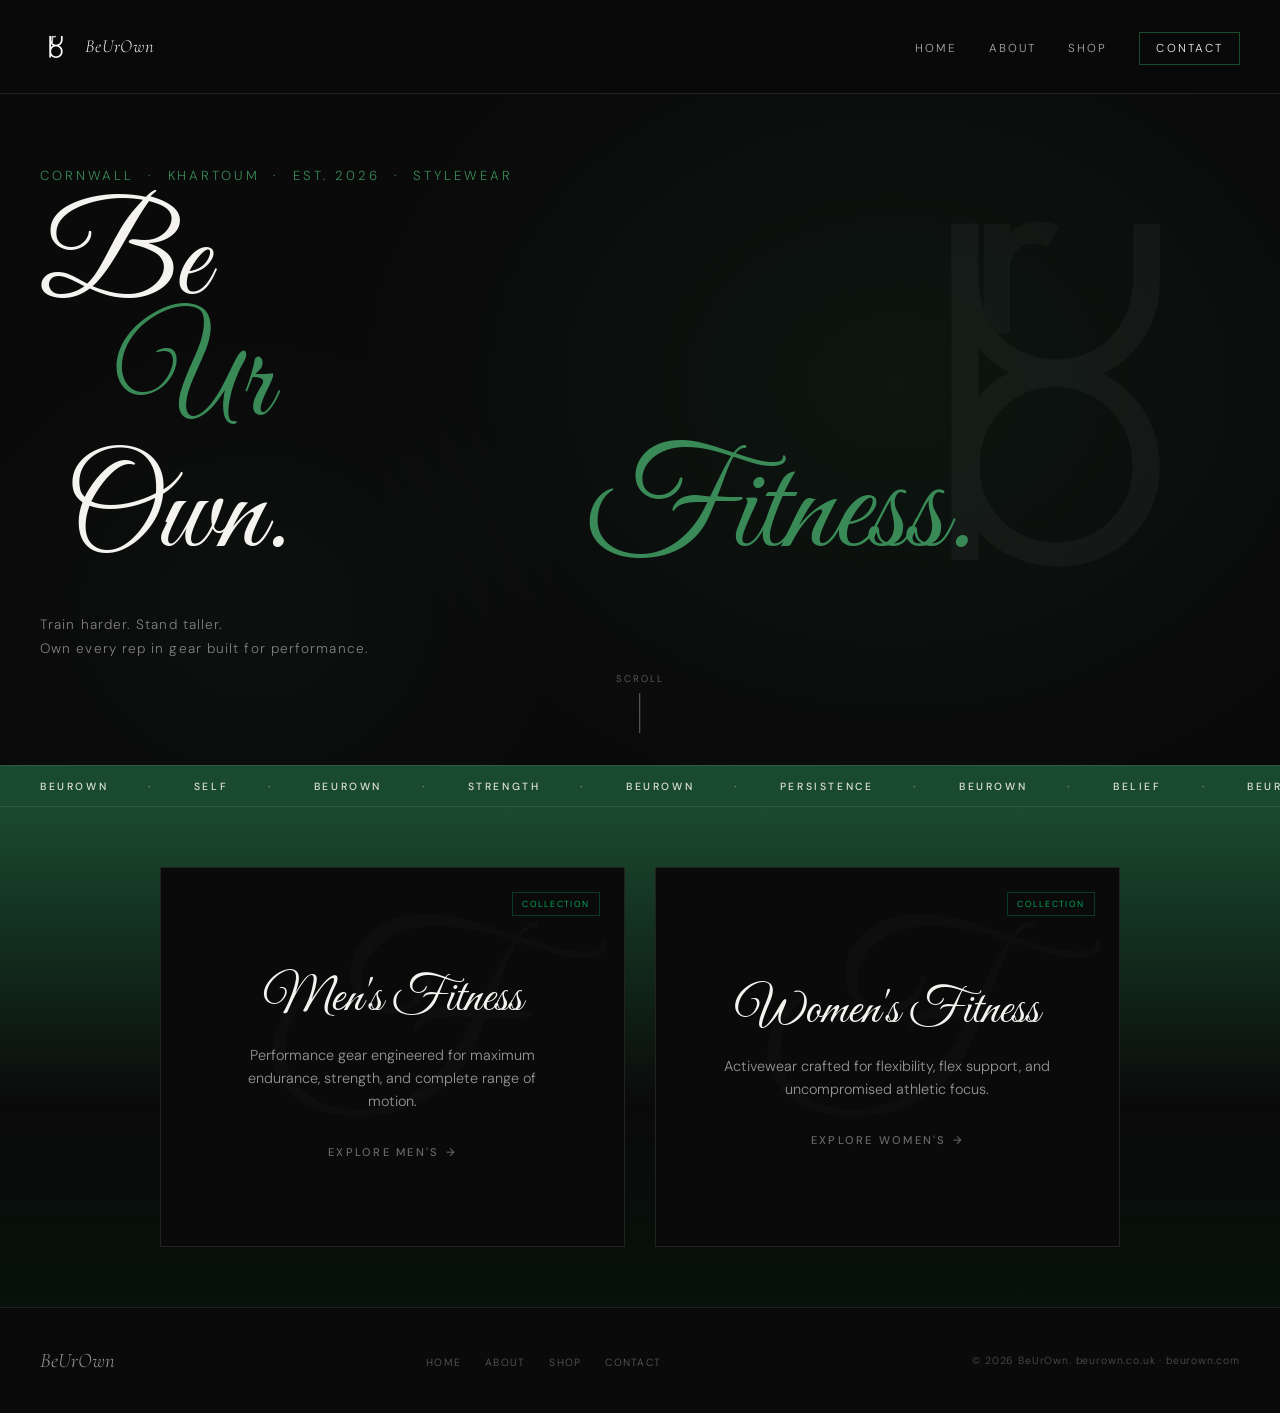
<file: fitness.html>
<!DOCTYPE html>
<html lang="en">
<head>
<meta charset="UTF-8">
<meta name="viewport" content="width=device-width, initial-scale=1.0">
<title>Fitness Gear — BeUrOwn</title>
<link rel="preconnect" href="https://fonts.googleapis.com">
<link rel="preconnect" href="https://fonts.gstatic.com" crossorigin>
<link href="https://fonts.googleapis.com/css2?family=Cormorant+Garamond:ital,wght@0,300;0,400;0,600;1,300;1,400&family=Bebas+Neue&family=Great+Vibes&family=DM+Sans:wght@300;400;500&display=swap" rel="stylesheet">
<link rel="stylesheet" href="style.css">

<style>
  :root {
    --black: #0a0a0a;
    --green: #1a4a2e;
    --green-light: #2d6e46;
    --green-accent: #3a8a58;
    --white: #f5f3ef;
    --grey: #888;
    --border: rgba(245,243,239,0.1);
  }

  * { margin: 0; padding: 0; box-sizing: border-box; }
  html { scroll-behavior: smooth; }

  body {
    background: var(--black);
    color: var(--white);
    font-family: 'DM Sans', sans-serif;
    font-weight: 300;
    overflow-x: hidden;
  }

  /* Navigation Bar */
  nav {
    position: fixed; top: 0; left: 0; right: 0; z-index: 100;
    display: flex; align-items: center; justify-content: space-between;
    padding: 1.4rem 2.5rem;
    background: rgba(10,10,10,0.85);
    backdrop-filter: blur(12px);
    border-bottom: 1px solid var(--border);
  }

  .nav-logo {
    display: flex; align-items: center; gap: 0.8rem;
    text-decoration: none;
  }

  .logo-mark {
    width: 32px; height: 48px;
    position: relative; flex-shrink: 0;
  }

  .logo-mark img { width: 100%; height: 100%; object-fit: contain; }

  .nav-wordmark {
    font-family: 'Cormorant Garamond', serif;
    font-style: italic;
    font-size: 1.15rem;
    letter-spacing: 0.05em;
    color: var(--white);
    line-height: 1;
  }

  .nav-links { display: flex; gap: 2rem; list-style: none; }
  .nav-links a {
    color: var(--white); text-decoration: none;
    font-size: 0.72rem; letter-spacing: 0.18em; text-transform: uppercase;
    opacity: 0.7; transition: opacity 0.2s, color 0.2s;
  }
  .nav-links a:hover { opacity: 1; color: var(--green-accent); }

  .nav-cta {
    font-size: 0.7rem; letter-spacing: 0.15em; text-transform: uppercase;
    color: var(--white) !important; opacity: 1 !important;
    border: 1px solid var(--green) !important; padding: 0.5rem 1rem;
    transition: background 0.2s !important;
  }
  .nav-cta:hover { background: var(--green) !important; }

  .hamburger {
    display: none; flex-direction: column; gap: 5px; cursor: pointer; padding: 4px;
  }
  .hamburger span { display: block; width: 24px; height: 1.5px; background: var(--white); transition: all 0.3s; }

  /* Subpage Hero */
  #sub-hero {
    min-height: 85vh;
    display: flex; flex-direction: column; justify-content: center;
    padding: 8rem 2.5rem 4rem; position: relative; overflow: hidden;
  }

  .hero-bg {
    position: absolute; inset: 0;
    background:
      radial-gradient(ellipse 60% 80% at 70% 50%, rgba(26,74,46,0.18) 0%, transparent 70%),
      radial-gradient(ellipse 40% 60% at 20% 80%, rgba(26,74,46,0.1) 0%, transparent 60%);
  }

  .hero-deco-logo {
    position: absolute; right: -2%; top: 50%;
    transform: translateY(-50%);
    width: 50vw; max-width: 500px; opacity: 0.04; pointer-events: none;
  }
  .hero-deco-logo img { width: 100%; height: 100%; object-fit: contain; }

  /* Hero Content - Left Aligned */
  .hero-content {
    position: relative;
    z-index: 2;
    width: 100%;
    max-width: 1200px;
    margin: 0;
    text-align: left;
  }

  .hero-eyebrow {
    font-size: 0.82rem; letter-spacing: 0.22em; text-transform: uppercase;
    color: var(--green-accent); margin-bottom: 1.2rem;
  }

  /* Subpage Title */
  .hero-title {
    font-family: 'Great Vibes', cursive;
    font-size: clamp(3.8rem, 10vw, 8.5rem);
    font-weight: 400;
    line-height: 0.95;
    color: var(--white);
  }

  .hero-title .line1 { display: block; }

  .hero-title .line2 {
    display: block;
    padding-left: 6vw;
    color: var(--green-accent);
  }

  /* Line 3 Container: Locks "Own." on the left, centers "Fitness." */
  .hero-title .line3-container {
    display: flex;
    align-items: baseline;
    width: 100%;
    padding-left: 2vw;
  }

  .hero-title .line3-container .own-text {
    color: var(--white);
    flex-shrink: 0;
  }

  .hero-title .category-tag {
    color: var(--green-accent);
    font-size: clamp(4rem, 11vw, 9rem);
    margin: 0 auto;
    padding-left: 2rem;
  }

  .hero-sub {
    margin-top: 2rem; font-size: 0.85rem; letter-spacing: 0.08em;
    color: rgba(245,243,239,0.5); max-width: 380px; line-height: 1.8;
  }

  .hero-scroll {
    position: absolute; bottom: 2rem; left: 50%;
    transform: translateX(-50%);
    display: flex; flex-direction: column; align-items: center; gap: 0.5rem;
    opacity: 0.4; animation: pulse 2s 2s infinite;
  }

  .hero-scroll span { font-size: 0.6rem; letter-spacing: 0.2em; text-transform: uppercase; }
  .hero-scroll-line { width: 1px; height: 40px; background: var(--white); animation: scrollLine 2s 2s infinite; }

  @keyframes scrollLine {
    0% { transform: scaleY(0); transform-origin: top; }
    50% { transform: scaleY(1); transform-origin: top; }
    51% { transform: scaleY(1); transform-origin: bottom; }
    100% { transform: scaleY(0); transform-origin: bottom; }
  }

  @keyframes pulse { 0%, 100% { opacity: 0.4; } 50% { opacity: 0.8; } }

  .marquee-strip {
    background: var(--green); padding: 0.85rem 0; overflow: hidden;
    white-space: nowrap; border-top: 1px solid var(--border); border-bottom: 1px solid var(--border);
  }

  .marquee-inner { display: inline-flex; animation: marquee 30s linear infinite; }
  .marquee-inner span {
    font-size: 0.65rem; letter-spacing: 0.25em; text-transform: uppercase;
    padding: 0 2.5rem; opacity: 0.9;
  }
  .marquee-inner .dot { color: rgba(245,243,239,0.4); padding: 0; }

  @keyframes marquee { from { transform: translateX(0); } to { transform: translateX(-50%); } }

  .categories-section {
    background: linear-gradient(to top, #06120b 0%, #0a0a0a 40%, #1a4a2e 100%);
    padding: 60px 0; width: 100%;
  }

  .categories-grid.inner-grid {
    display: grid; grid-template-columns: repeat(2, 1fr); gap: 30px;
    max-width: 1000px; margin: 0 auto; padding: 0 20px;
  }

  .product-card {
    background: #0a0a0a !important; min-height: 380px; padding: 4rem 2rem 3rem 2rem;
    display: flex; flex-direction: column; align-items: center; justify-content: center;
    text-align: center; position: relative; overflow: hidden; cursor: pointer;
    border: 1px solid var(--border); text-decoration: none; color: #fff !important;
    transition: transform 0.25s ease, box-shadow 0.25s ease, border-color 0.25s ease;
  }

  .product-card:hover {
    transform: translateY(-4px); box-shadow: 0 8px 24px rgba(0, 196, 107, 0.15);
    border-color: rgba(0, 196, 107, 0.4) !important;
  }

  .product-card-badge {
    position: absolute; top: 1.5rem; right: 1.5rem; font-size: 0.55rem;
    letter-spacing: 0.15em; text-transform: uppercase; color: #00c46b;
    border: 1px solid rgba(0, 196, 107, 0.25); padding: 0.3rem 0.6rem;
  }

  .product-card-icon {
    font-family: 'Great Vibes', cursive !important; font-size: 15rem !important;
    color: rgba(245, 243, 239, 0.02) !important; line-height: 1;
    position: absolute !important; top: 45%; left: 50%;
    transform: translate(-50%, -50%); pointer-events: none;
  }

  .product-card-title {
    font-family: 'Great Vibes', cursive; font-size: 3.2rem; font-weight: 400;
    line-height: 1.1; color: #f5f3ef; margin-bottom: 1rem; position: relative; z-index: 2;
  }

  .product-card-desc {
    font-size: 0.9rem; line-height: 1.6; color: rgba(245, 243, 239, 0.6);
    margin-bottom: 2rem; max-width: 85%; z-index: 2;
  }

  .product-card-action {
    font-size: 0.7rem; font-weight: 500; letter-spacing: 0.2em; text-transform: uppercase;
    color: rgba(245, 243, 239, 0.4); display: flex; align-items: center; gap: 0.4rem; z-index: 2;
  }

  footer {
    border-top: 1px solid var(--border); padding: 2.5rem 2.5rem; display: flex;
    align-items: center; justify-content: space-between; flex-wrap: wrap; gap: 1rem;
  }

  .footer-logo {
    font-family: 'Cormorant Garamond', serif; font-style: italic; font-size: 1.3rem;
    color: var(--white); opacity: 0.6;
  }

  .footer-copy { font-size: 0.65rem; color: rgba(245,243,239,0.3); letter-spacing: 0.08em; }
  .footer-links { display: flex; gap: 1.5rem; list-style: none; }
  .footer-links a {
    font-size: 0.65rem; letter-spacing: 0.12em; text-transform: uppercase;
    color: rgba(245,243,239,0.35); text-decoration: none;
  }

  @media (max-width: 768px) {
    nav { padding: 1.2rem 1.5rem; }
    .nav-links { display: none; }
    .hamburger { display: flex; }
    .hero-title .line3-container { flex-direction: column; align-items: flex-start; }
    .hero-title .category-tag { margin: 0; padding-left: 2vw; }
    .categories-grid.inner-grid { grid-template-columns: 1fr; }
    footer { padding: 2rem 1.5rem; flex-direction: column; text-align: center; }
  }
</style>
</head>
<body>

<nav id="navbar">
  <a href="index.html#home" class="nav-logo">
    <div class="logo-mark"><img src="logo.png" alt="BeUrOwn Logo"></div>
    <span class="nav-wordmark">BeUrOwn</span>
  </a>
  <ul class="nav-links" id="navLinks">
    <li><a href="index.html#home">Home</a></li>
    <li><a href="index.html#about">About</a></li>
    <li><a href="index.html#shop">Shop</a></li>
    <li><a href="index.html#contact" class="nav-cta">Contact</a></li>
  </ul>
  <div class="hamburger" id="hamburger" onclick="toggleNav()"><span></span><span></span><span></span></div>
</nav>

<section id="sub-hero">
  <div class="hero-bg"></div>
  <div class="hero-deco-logo"><img src="logo.png" alt="BeUrOwn Watermark"></div>
  <div class="hero-content">
    <p class="hero-eyebrow">Cornwall &nbsp;·&nbsp; Khartoum &nbsp;·&nbsp; Est. 2026 &nbsp;·&nbsp; Stylewear</p>
    <h1 class="hero-title">
      <span class="line1">Be</span>
      <span class="line2">Ur</span>
      <div class="line3-container">
        <span class="own-text">Own.</span>
        <span class="category-tag">Fitness.</span>
      </div>
    </h1>
    <p class="hero-sub">Train harder. Stand taller.<br>Own every rep in gear built for performance.</p>
  </div>
  <div class="hero-scroll"><span>Scroll</span><div class="hero-scroll-line"></div></div>
</section>

<div class="marquee-strip">
  <div class="marquee-inner">
    <span>BeUrOwn</span><span class="dot">·</span><span>Self</span><span class="dot">·</span>
    <span>BeUrOwn</span><span class="dot">·</span><span>Strength</span><span class="dot">·</span>
    <span>BeUrOwn</span><span class="dot">·</span><span>Persistence</span><span class="dot">·</span>
    <span>BeUrOwn</span><span class="dot">·</span><span>Belief</span><span class="dot">·</span>
    <span>BeUrOwn</span><span class="dot">·</span><span>Authenticity</span><span class="dot">·</span>
    <span>BeUrOwn</span><span class="dot">·</span><span>Power</span><span class="dot">·</span>
    <span>BeUrOwn</span><span class="dot">·</span><span>Self</span><span class="dot">·</span>
    <span>BeUrOwn</span><span class="dot">·</span><span>Strength</span><span class="dot">·</span>
    <span>BeUrOwn</span><span class="dot">·</span><span>Persistence</span><span class="dot">·</span>
    <span>BeUrOwn</span><span class="dot">·</span><span>Belief</span><span class="dot">·</span>
    <span>BeUrOwn</span><span class="dot">·</span><span>Authenticity</span><span class="dot">·</span>
    <span>BeUrOwn</span><span class="dot">·</span><span>Power</span><span class="dot">·</span>
  </div>
</div>

<section class="categories-section">
  <div class="categories-grid inner-grid">
    <a href="fitness-male.html" class="product-card">
      <span class="product-card-badge">Collection</span>
      <div class="product-card-icon">F</div>
      <h2 class="product-card-title">Men's Fitness</h2>
      <p class="product-card-desc">Performance gear engineered for maximum endurance, strength, and complete range of motion.</p>
      <span class="product-card-action">Explore Men's <span class="action-arrow">→</span></span>
    </a>
    <a href="fitness-female.html" class="product-card">
      <span class="product-card-badge">Collection</span>
      <div class="product-card-icon">F</div>
      <h2 class="product-card-title">Women's Fitness</h2>
      <p class="product-card-desc">Activewear crafted for flexibility, flex support, and uncompromised athletic focus.</p>
      <span class="product-card-action">Explore Women's <span class="action-arrow">→</span></span>
    </a>
  </div>
</section>

<footer>
  <div class="footer-logo">BeUrOwn</div>
  <ul class="footer-links">
    <li><a href="index.html#home">Home</a></li>
    <li><a href="index.html#about">About</a></li>
    <li><a href="index.html#shop">Shop</a></li>
    <li><a href="index.html#contact">Contact</a></li>
  </ul>
  <p class="footer-copy">© 2026 BeUrOwn. beurown.co.uk · beurown.com</p>
</footer>

<script>
  function toggleNav() { document.body.classList.toggle('nav-open'); }
  window.addEventListener('scroll', () => {
    const nav = document.getElementById('navbar');
    nav.style.borderBottomColor = window.scrollY > 50 ? 'rgba(26,74,46,0.3)' : 'rgba(245,243,239,0.1)';
  });
</script>
</body>
</html>
</file>
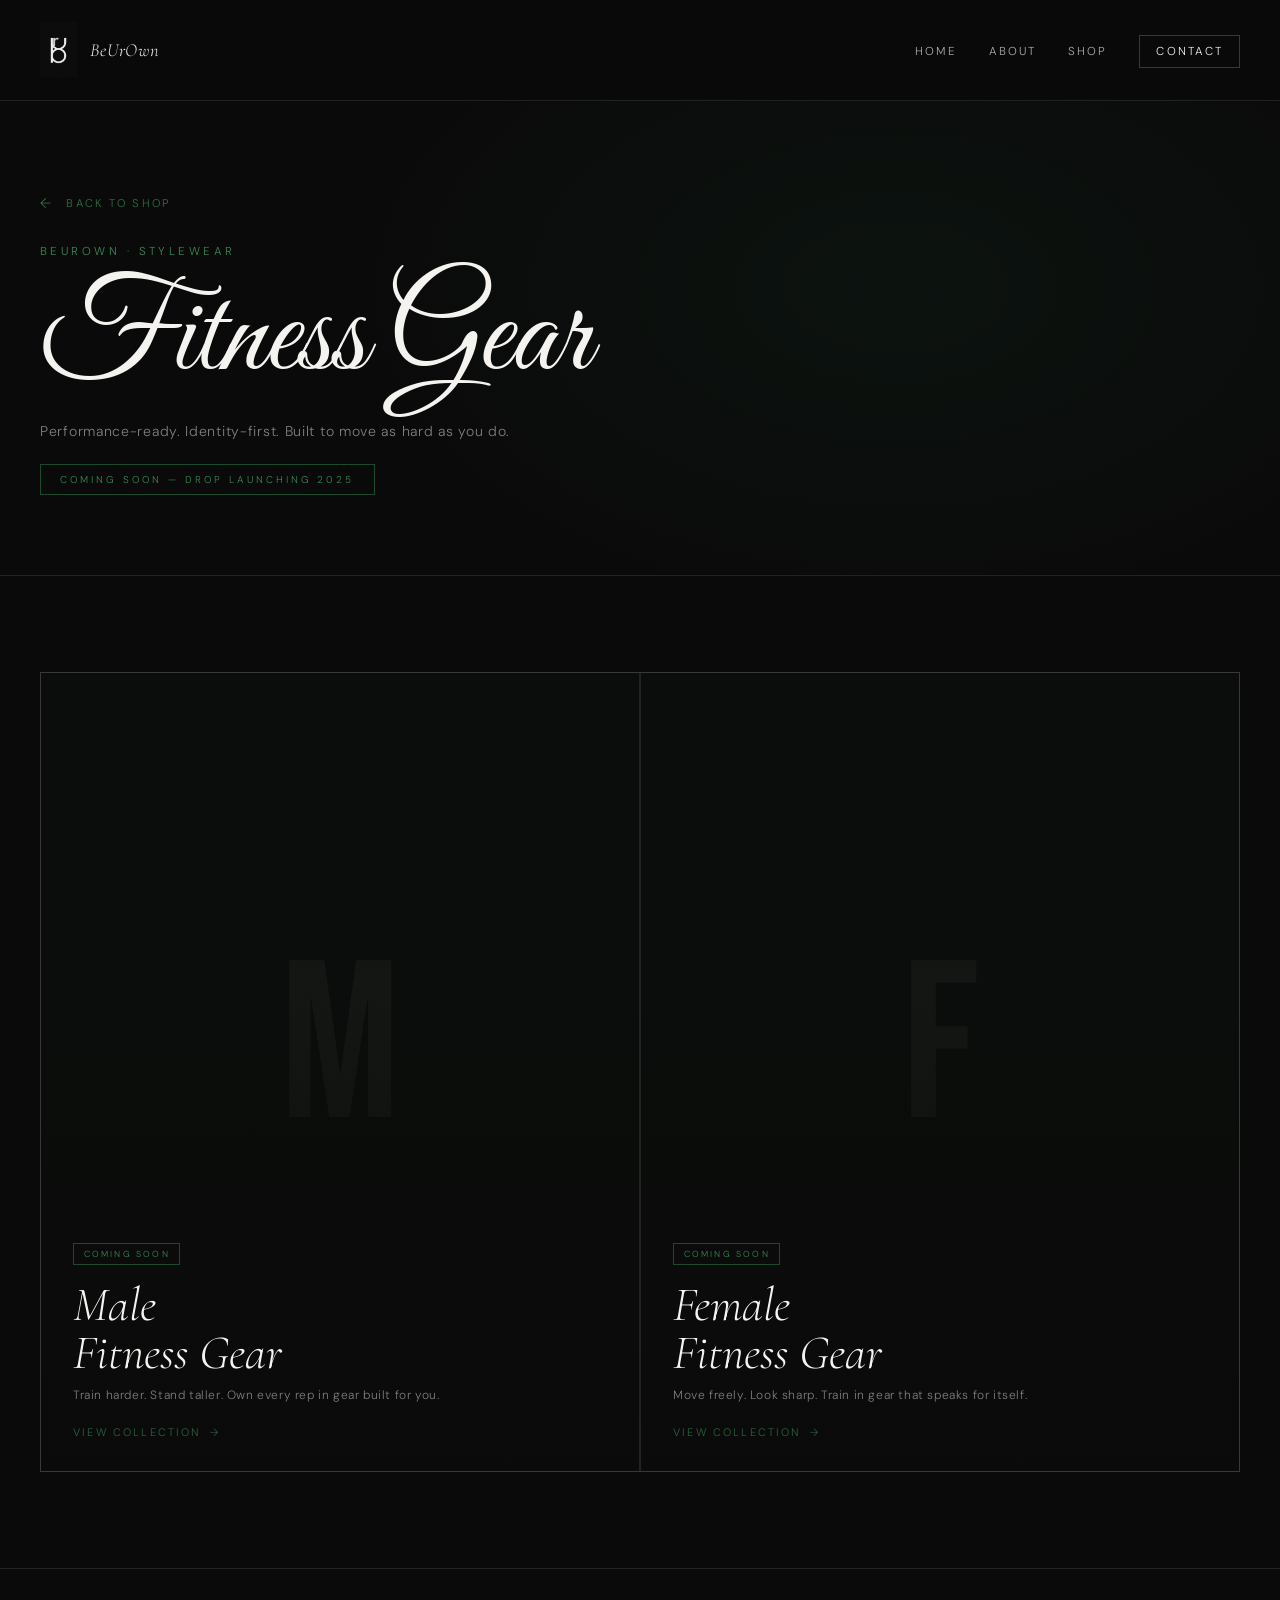
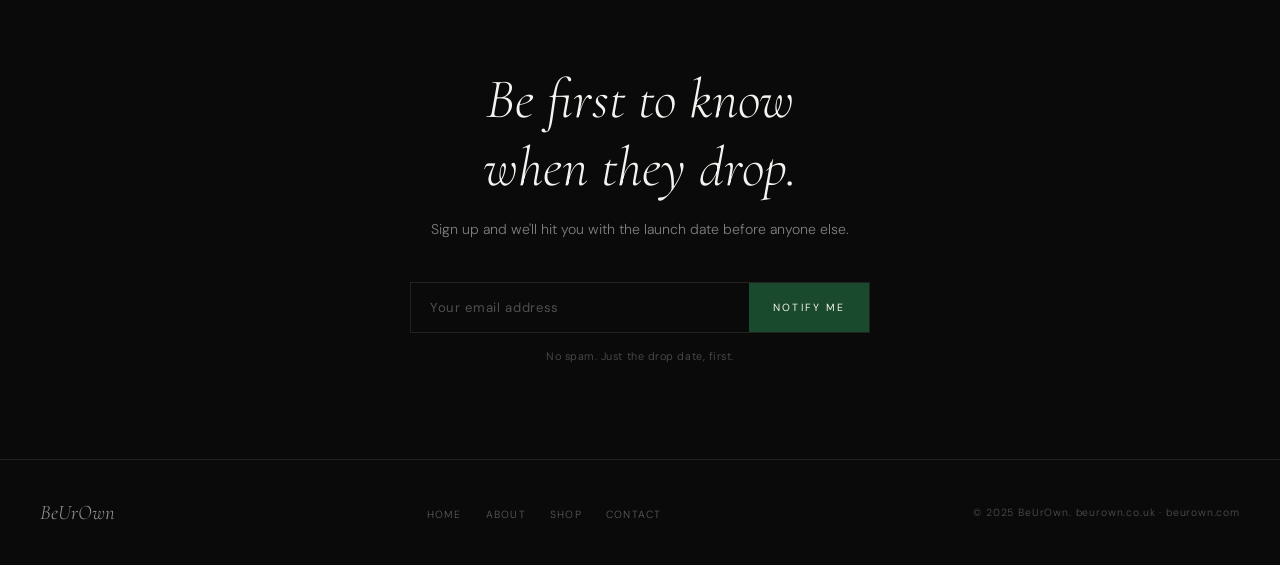
<file: fitnessgear.html>
<!DOCTYPE html>
<html lang="en">
<head>
<meta charset="UTF-8">
<meta name="viewport" content="width=device-width, initial-scale=1.0">
<title>Fitness Gear — BeUrOwn</title>
<link rel="preconnect" href="https://fonts.googleapis.com">
<link rel="preconnect" href="https://fonts.gstatic.com" crossorigin>
<link href="https://fonts.googleapis.com/css2?family=Cormorant+Garamond:ital,wght@0,300;0,400;0,600;1,300;1,400&family=Bebas+Neue&family=Great+Vibes&family=DM+Sans:wght@300;400;500&display=swap" rel="stylesheet">

<style>
  :root {
    --black: #0a0a0a;
    --green: #1a4a2e;
    --green-light: #2d6e46;
    --green-accent: #3a8a58;
    --white: #f5f3ef;
    --grey: #888;
    --border: rgba(245,243,239,0.1);
  }

  * { margin: 0; padding: 0; box-sizing: border-box; }
  html { scroll-behavior: smooth; }

  body {
    background: var(--black);
    color: var(--white);
    font-family: 'DM Sans', sans-serif;
    font-weight: 300;
    overflow-x: hidden;
  }

  /* ── NAV ── */
  nav {
    position: fixed; top: 0; left: 0; right: 0; z-index: 100;
    display: flex; align-items: center; justify-content: space-between;
    padding: 1.4rem 2.5rem;
    background: rgba(10,10,10,0.85);
    backdrop-filter: blur(12px);
    border-bottom: 1px solid var(--border);
  }

  .nav-logo {
    display: flex; align-items: center; gap: 0.8rem;
    text-decoration: none;
  }

  .logo-mark {
    width: 37px; height: 55px;
    position: relative; flex-shrink: 0;
  }

  .logo-mark img { width: 100%; height: 100%; object-fit: contain; }

  .nav-wordmark {
    font-family: 'Cormorant Garamond', serif;
    font-style: italic;
    font-size: 1.15rem;
    letter-spacing: 0.05em;
    color: var(--white);
    line-height: 1;
  }

  .nav-links {
    display: flex; gap: 2rem; list-style: none;
  }

  .nav-links a {
    color: var(--white);
    text-decoration: none;
    font-size: 0.72rem;
    letter-spacing: 0.18em;
    text-transform: uppercase;
    opacity: 0.7;
    transition: opacity 0.2s, color 0.2s;
  }

  .nav-links a:hover { opacity: 1; color: var(--green-accent); }

  .nav-cta {
    font-size: 0.7rem;
    letter-spacing: 0.15em;
    text-transform: uppercase;
    color: var(--white) !important;
    opacity: 1 !important;
    border: 1px solid var(--green) !important;
    padding: 0.5rem 1rem;
    transition: background 0.2s !important;
  }
  .nav-cta:hover { background: var(--green) !important; }

  .hamburger {
    display: none;
    flex-direction: column; gap: 5px; cursor: pointer; padding: 4px;
  }
  .hamburger span {
    display: block; width: 24px; height: 1.5px; background: var(--white);
    transition: all 0.3s;
  }

  /* ── PAGE HEADER ── */
  .page-header {
    padding: 12rem 2.5rem 5rem;
    position: relative;
    overflow: hidden;
    border-bottom: 1px solid var(--border);
  }

  .page-header-bg {
    position: absolute; inset: 0;
    background: radial-gradient(ellipse 60% 80% at 70% 50%, rgba(26,74,46,0.15) 0%, transparent 70%);
    pointer-events: none;
  }

  .back-link {
    display: inline-flex; align-items: center; gap: 0.5rem;
    color: var(--green-accent);
    text-decoration: none;
    font-size: 0.7rem;
    letter-spacing: 0.2em;
    text-transform: uppercase;
    margin-bottom: 2rem;
    opacity: 0.8;
    transition: opacity 0.2s;
    position: relative; z-index: 2;
  }
  .back-link:hover { opacity: 1; }
  .back-link::before { content: '←'; font-size: 0.9rem; }

  .page-eyebrow {
    font-size: 0.72rem;
    letter-spacing: 0.3em;
    text-transform: uppercase;
    color: var(--green-accent);
    margin-bottom: 1rem;
    position: relative; z-index: 2;
  }

  .page-title {
    font-family: 'Great Vibes', cursive;
    font-size: clamp(4rem, 10vw, 8rem);
    font-weight: 400;
    line-height: 1;
    color: var(--white);
    position: relative; z-index: 2;
  }

  .page-sub {
    margin-top: 1.2rem;
    font-size: 0.88rem;
    color: rgba(245,243,239,0.5);
    letter-spacing: 0.05em;
    position: relative; z-index: 2;
  }

  .coming-soon-banner {
    display: inline-flex;
    align-items: center;
    gap: 0.6rem;
    border: 1px solid var(--green);
    color: var(--green-accent);
    font-size: 0.62rem;
    letter-spacing: 0.3em;
    text-transform: uppercase;
    padding: 0.5rem 1.2rem;
    margin-top: 1.5rem;
    position: relative; z-index: 2;
  }

  /* ── HOODIE CATEGORIES ── */
  .categories-section {
    padding: 6rem 2.5rem;
  }

  .categories-grid {
    display: grid;
    grid-template-columns: repeat(2, 1fr);
    gap: 2px;
    background: var(--border);
    border: 1px solid var(--border);
  }

  a.category-card { text-decoration: none; color: inherit; }
  .category-card {
    background: var(--black);
    position: relative;
    overflow: hidden;
    cursor: pointer;
    aspect-ratio: 3/4;
    display: flex;
    flex-direction: column;
    justify-content: flex-end;
    padding: 2rem;
    transition: transform 0.3s ease;
    text-decoration: none;
    color: var(--white);
  }

  .category-card::before {
    content: '';
    position: absolute; inset: 0;
    background: var(--green);
    opacity: 0.05;
    transition: opacity 0.4s;
  }

  .category-card::after {
    content: '';
    position: absolute; inset: 0;
    background: linear-gradient(180deg, transparent 40%, rgba(10,10,10,0.92) 100%);
    pointer-events: none;
  }

  .category-card:hover::before { opacity: 0.15; }

  .category-card:hover .category-arrow {
    transform: translateX(6px);
    opacity: 1;
  }

  /* Big letter watermark */
  .category-watermark {
    position: absolute;
    top: 50%; left: 50%;
    transform: translate(-50%, -60%);
    font-family: 'Bebas Neue', sans-serif;
    font-size: clamp(8rem, 18vw, 14rem);
    color: rgba(245,243,239,0.04);
    line-height: 1;
    pointer-events: none;
    white-space: nowrap;
    transition: color 0.4s;
    z-index: 0;
  }

  .category-card:hover .category-watermark {
    color: rgba(58,138,88,0.07);
  }

  .category-content {
    position: relative; z-index: 2;
  }

  .category-badge {
    display: inline-block;
    border: 1px solid var(--green);
    color: var(--green-accent);
    font-size: 0.55rem;
    letter-spacing: 0.25em;
    text-transform: uppercase;
    padding: 0.25rem 0.6rem;
    margin-bottom: 1rem;
  }

  .category-title {
    font-family: 'Cormorant Garamond', serif;
    font-style: italic;
    font-size: clamp(1.8rem, 4vw, 3rem);
    font-weight: 300;
    line-height: 1;
    margin-bottom: 0.6rem;
  }

  .category-desc {
    font-size: 0.75rem;
    color: rgba(245,243,239,0.5);
    letter-spacing: 0.05em;
    line-height: 1.6;
    margin-bottom: 1.2rem;
  }

  .category-arrow {
    font-size: 0.68rem;
    letter-spacing: 0.2em;
    text-transform: uppercase;
    color: var(--green-accent);
    display: flex; align-items: center; gap: 0.5rem;
    transition: transform 0.3s, opacity 0.3s;
    opacity: 0.7;
  }

  .category-arrow::after { content: '→'; }

  /* ── EMAIL SECTION ── */
  .notify-section {
    border-top: 1px solid var(--border);
    padding: 6rem 2.5rem;
    text-align: center;
  }

  .notify-inner { max-width: 600px; margin: 0 auto; }

  .notify-title {
    font-family: 'Cormorant Garamond', serif;
    font-style: italic;
    font-size: clamp(2rem, 5vw, 3.5rem);
    font-weight: 300;
    margin-bottom: 1rem;
  }

  .notify-sub {
    font-size: 0.88rem;
    color: rgba(245,243,239,0.5);
    line-height: 1.8;
    margin-bottom: 2.5rem;
  }

  .email-form {
    display: flex;
    max-width: 460px;
    margin: 0 auto;
    border: 1px solid var(--border);
  }

  .email-form input {
    flex: 1;
    background: transparent;
    border: none;
    outline: none;
    padding: 1rem 1.2rem;
    color: var(--white);
    font-family: 'DM Sans', sans-serif;
    font-size: 0.82rem;
    letter-spacing: 0.05em;
  }

  .email-form input::placeholder { color: rgba(245,243,239,0.3); }

  .email-form button {
    background: var(--green);
    border: none;
    color: var(--white);
    font-family: 'DM Sans', sans-serif;
    font-size: 0.65rem;
    letter-spacing: 0.2em;
    text-transform: uppercase;
    padding: 1rem 1.5rem;
    cursor: pointer;
    transition: background 0.2s;
    white-space: nowrap;
  }

  .email-form button:hover { background: var(--green-light); }

  .form-note {
    font-size: 0.68rem;
    color: rgba(245,243,239,0.3);
    margin-top: 1rem;
    letter-spacing: 0.05em;
  }

  .success-msg {
    display: none;
    color: var(--green-accent);
    font-size: 0.78rem;
    letter-spacing: 0.1em;
    text-transform: uppercase;
    margin-top: 0.8rem;
  }

  /* ── FOOTER ── */
  footer {
    border-top: 1px solid var(--border);
    padding: 2.5rem;
    display: flex;
    align-items: center;
    justify-content: space-between;
    flex-wrap: wrap;
    gap: 1rem;
  }

  .footer-logo {
    font-family: 'Cormorant Garamond', serif;
    font-style: italic;
    font-size: 1.3rem;
    color: var(--white);
    opacity: 0.6;
  }

  .footer-copy {
    font-size: 0.65rem;
    color: rgba(245,243,239,0.3);
    letter-spacing: 0.08em;
  }

  .footer-links {
    display: flex; gap: 1.5rem; list-style: none;
  }

  .footer-links a {
    font-size: 0.65rem;
    letter-spacing: 0.12em;
    text-transform: uppercase;
    color: rgba(245,243,239,0.35);
    text-decoration: none;
    transition: color 0.2s;
  }
  .footer-links a:hover { color: var(--green-accent); }

  /* ── REVEAL ── */
  .reveal {
    opacity: 0;
    transform: translateY(24px);
    transition: opacity 0.7s ease, transform 0.7s ease;
  }
  .reveal.visible {
    opacity: 1;
    transform: translateY(0);
  }

  /* ── MOBILE ── */
  @media (max-width: 768px) {
    nav { padding: 1.2rem 1.5rem; }
    .nav-links { display: none; }
    .hamburger { display: flex; }

    .page-header { padding: 9rem 1.5rem 3rem; }

    .categories-section { padding: 4rem 1.5rem; }
    .categories-grid { grid-template-columns: 1fr; }
    .category-card { aspect-ratio: 4/3; }

    .notify-section { padding: 4rem 1.5rem; }

    footer {
      padding: 2rem 1.5rem;
      flex-direction: column;
      text-align: center;
    }

    .email-form { flex-direction: column; }
    .email-form button { width: 100%; }
  }

  .nav-open .nav-links {
    display: flex;
    flex-direction: column;
    position: fixed;
    inset: 0;
    background: var(--black);
    align-items: center;
    justify-content: center;
    gap: 2.5rem;
    z-index: 99;
  }

  .nav-open .nav-links a {
    font-size: 1.2rem;
    opacity: 0.9;
  }
</style>
</head>
<body>

<!-- NAV -->
<nav id="navbar">
  <a href="index.html" class="nav-logo">
    <div class="logo-mark">
      <img src="[data-uri]" alt="BeUrOwn logo" style="width:100%;height:100%;object-fit:contain;"/>
    </div>
    <span class="nav-wordmark">BeUrOwn</span>
  </a>

  <ul class="nav-links" id="navLinks">
    <li><a href="index.html">Home</a></li>
    <li><a href="index.html#about">About</a></li>
    <li><a href="index.html#shop">Shop</a></li>
    <li><a href="index.html#contact" class="nav-cta">Contact</a></li>
  </ul>

  <div class="hamburger" id="hamburger" onclick="toggleNav()">
    <span></span><span></span><span></span>
  </div>
</nav>


<!-- PAGE HEADER -->
<div class="page-header">
  <div class="page-header-bg"></div>
  <a href="index.html#shop" class="back-link">&nbsp;Back to Shop</a>
  <p class="page-eyebrow">BeUrOwn · Stylewear</p>
  <h1 class="page-title">Fitness Gear</h1>
  <p class="page-sub">Performance-ready. Identity-first. Built to move as hard as you do.</p>
  <div class="coming-soon-banner">Coming Soon — Drop Launching 2025</div>
</div>


<!-- CATEGORIES -->
<section class="categories-section">
  <div class="categories-grid reveal">

    <!-- Male Fitness -->
    <a href="fitness-male.html" class="category-card">
      <div class="category-watermark">M</div>
      <div class="category-content">
        <span class="category-badge">Coming Soon</span>
        <h2 class="category-title">Male<br>Fitness Gear</h2>
        <p class="category-desc">Train harder. Stand taller. Own every rep in gear built for you.</p>
        <span class="category-arrow">View Collection</span>
    </div>
    </a>

    <!-- Female Fitness -->
    <a href="fitness-female.html" class="category-card">
      <div class="category-watermark">F</div>
      <div class="category-content">
        <span class="category-badge">Coming Soon</span>
        <h2 class="category-title">Female<br>Fitness Gear</h2>
        <p class="category-desc">Move freely. Look sharp. Train in gear that speaks for itself.</p>
        <span class="category-arrow">View Collection</span>
    </div>
    </a>

  </div>
</section>


<!-- NOTIFY -->
<section class="notify-section">
  <div class="notify-inner reveal">
    <h2 class="notify-title">Be first to know<br>when they drop.</h2>
    <p class="notify-sub">Sign up and we'll hit you with the launch date before anyone else.</p>
    <form class="email-form" onsubmit="handleSignup(event)">
      <input type="email" id="emailInput" placeholder="Your email address" required>
      <button type="submit">Notify Me</button>
    </form>
    <p class="form-note">No spam. Just the drop date, first.</p>
    <p class="success-msg" id="successMsg">✓ You're on the list. Stay ready.</p>
  </div>
</section>


<!-- FOOTER -->
<footer>
  <div class="footer-logo">BeUrOwn</div>
  <ul class="footer-links">
    <li><a href="index.html">Home</a></li>
    <li><a href="index.html#about">About</a></li>
    <li><a href="index.html#shop">Shop</a></li>
    <li><a href="index.html#contact">Contact</a></li>
  </ul>
  <p class="footer-copy">© 2025 BeUrOwn. beurown.co.uk · beurown.com</p>
</footer>


<script>
  function toggleNav() {
    document.body.classList.toggle('nav-open');
  }

  document.querySelectorAll('.nav-links a').forEach(link => {
    link.addEventListener('click', () => {
      document.body.classList.remove('nav-open');
    });
  });

  const observer = new IntersectionObserver((entries) => {
    entries.forEach((e, i) => {
      if (e.isIntersecting) {
        setTimeout(() => e.target.classList.add('visible'), i * 100);
      }
    });
  }, { threshold: 0.1 });

  document.querySelectorAll('.reveal').forEach(el => observer.observe(el));

  function handleSignup(e) {
    e.preventDefault();
    const btn = e.target.querySelector('button');
    btn.textContent = '✓ Done';
    btn.style.background = 'var(--green-light)';
    document.getElementById('successMsg').style.display = 'block';
    document.getElementById('emailInput').value = '';
  }

  window.addEventListener('scroll', () => {
    const nav = document.getElementById('navbar');
    nav.style.borderBottomColor = window.scrollY > 50
      ? 'rgba(26,74,46,0.3)'
      : 'rgba(245,243,239,0.1)';
  });
</script>

</body>
</html>
</file>
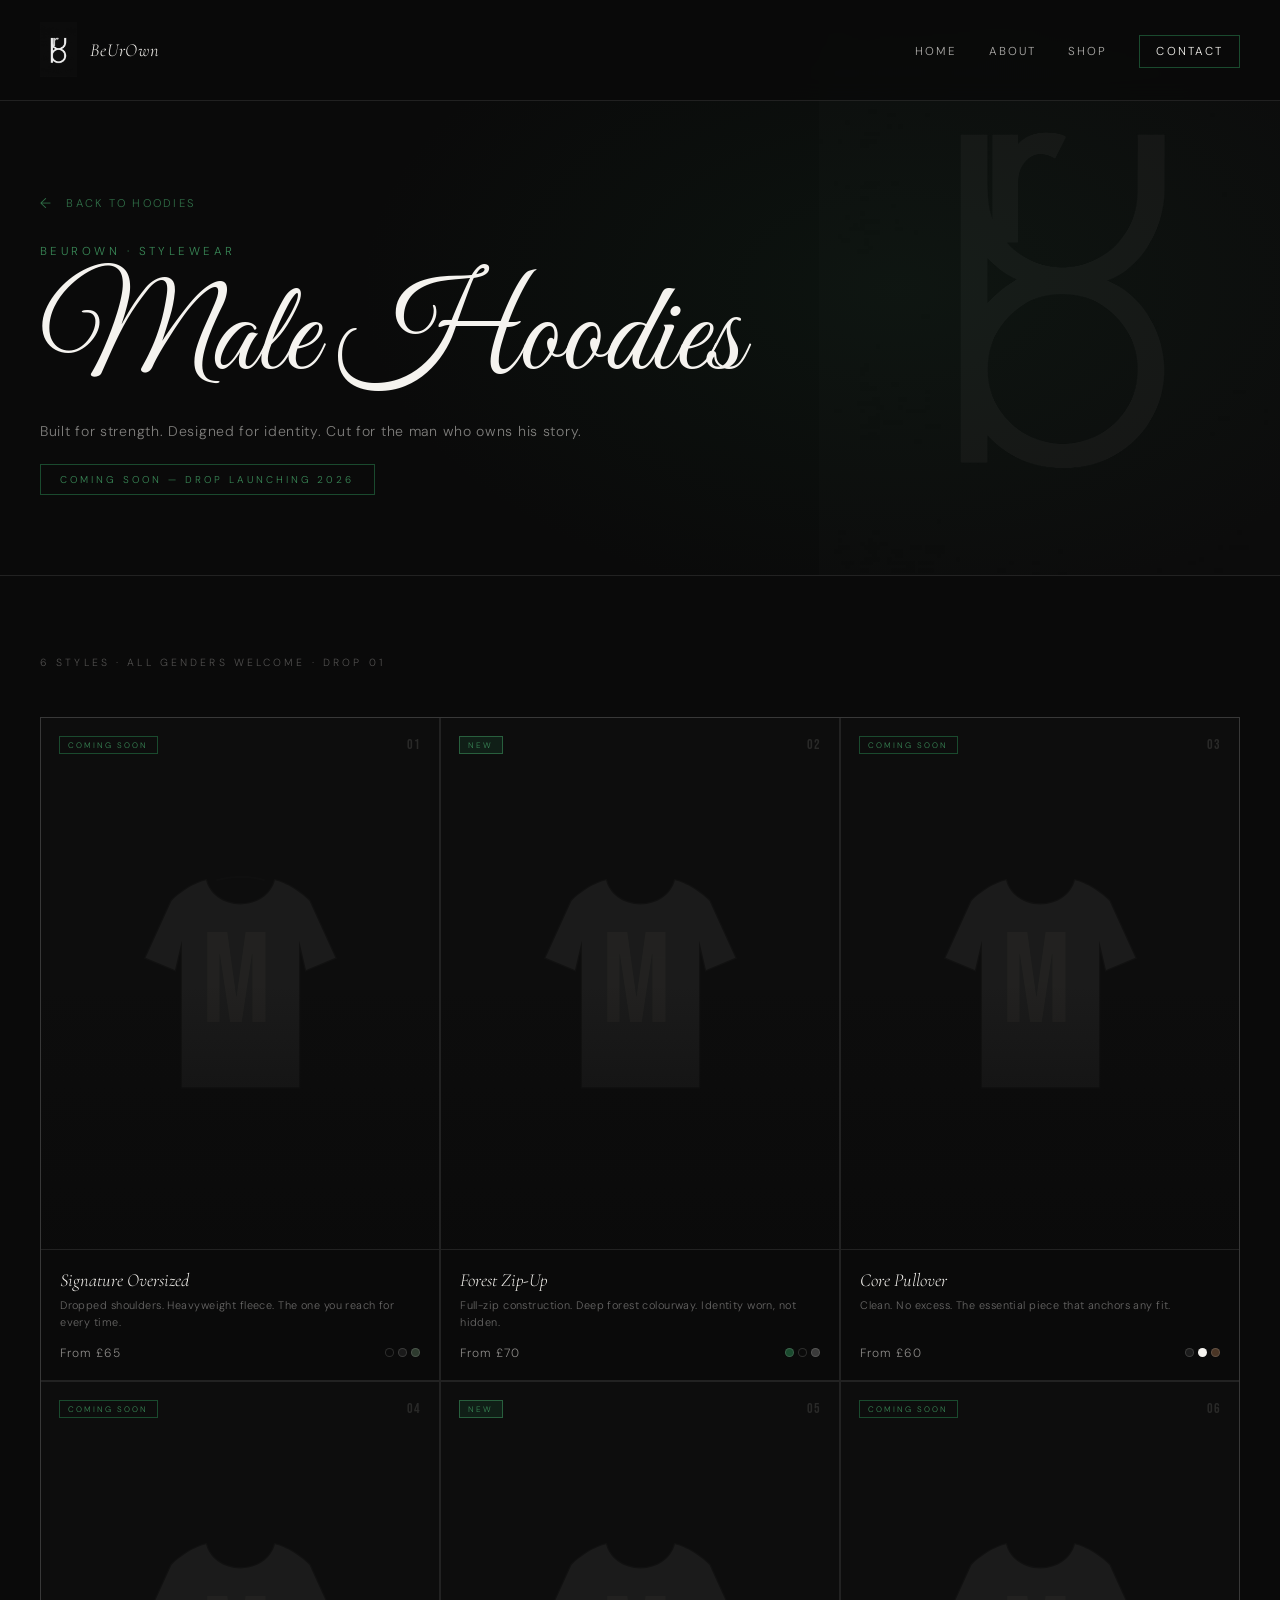
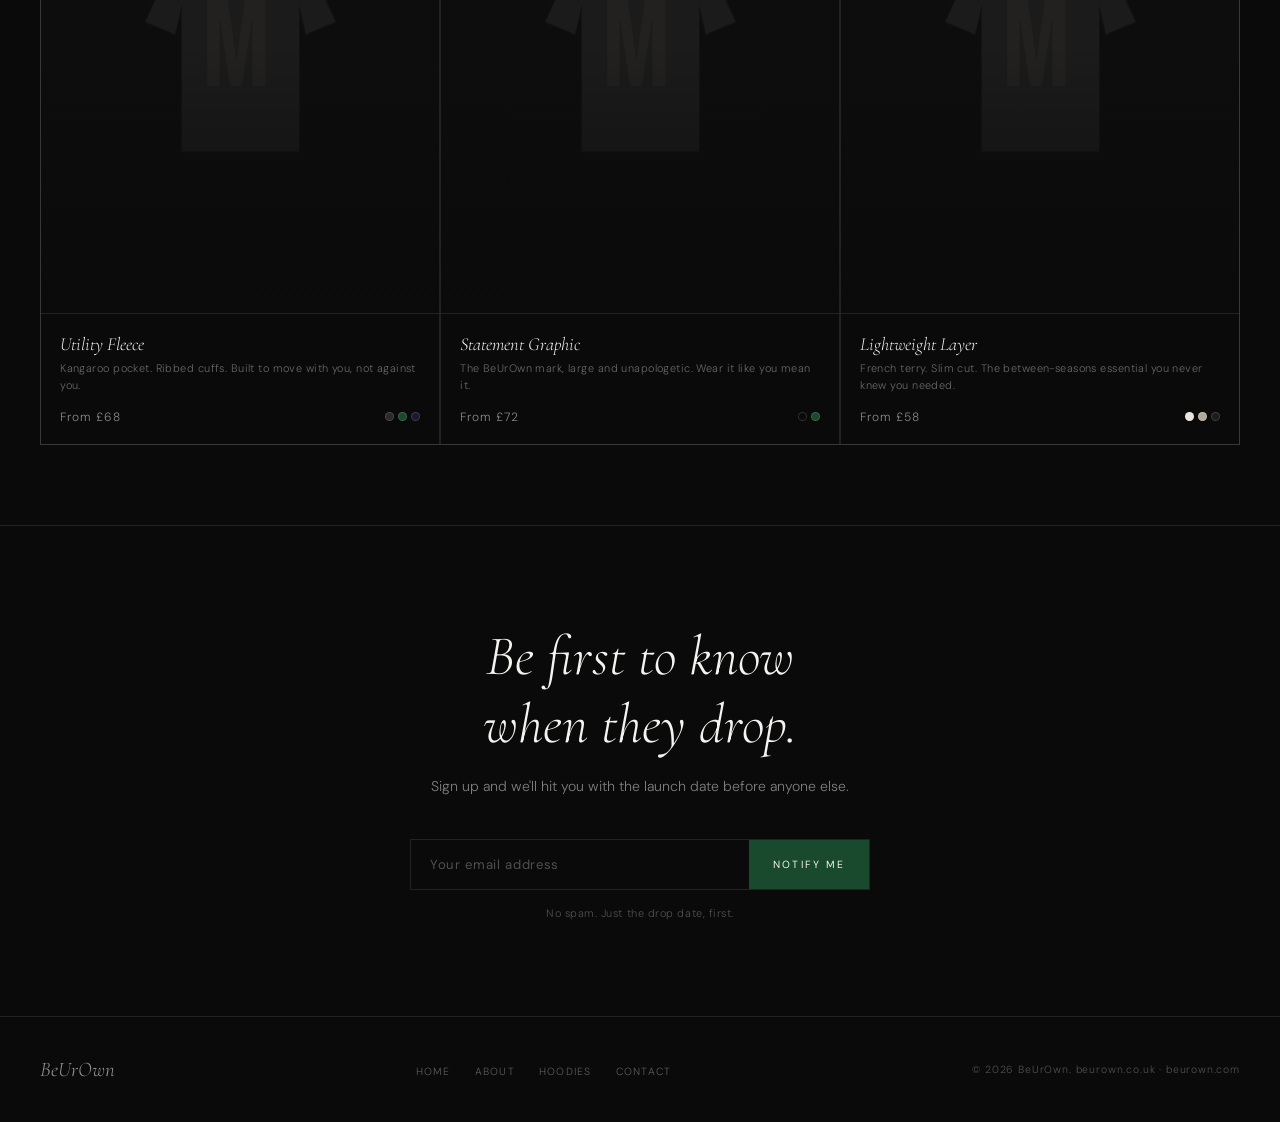
<file: hoodies-male.html>
<!DOCTYPE html>
<html lang="en">
<head>
<meta charset="UTF-8">
<meta name="viewport" content="width=device-width, initial-scale=1.0">
<title>Male Hoodies — BeUrOwn</title>
<link rel="preconnect" href="https://fonts.googleapis.com">
<link rel="preconnect" href="https://fonts.gstatic.com" crossorigin>
<link href="https://fonts.googleapis.com/css2?family=Cormorant+Garamond:ital,wght@0,300;0,400;0,600;1,300;1,400&family=Bebas+Neue&family=Great+Vibes&family=DM+Sans:wght@300;400;500&display=swap" rel="stylesheet">
<style>
  :root {
    --black: #0a0a0a;
    --green: #1a4a2e;
    --green-light: #2d6e46;
    --green-accent: #3a8a58;
    --white: #f5f3ef;
    --border: rgba(245,243,239,0.1);
  }
  * { margin: 0; padding: 0; box-sizing: border-box; }
  html { scroll-behavior: smooth; }
  body { background: var(--black); color: var(--white); font-family: 'DM Sans', sans-serif; font-weight: 300; overflow-x: hidden; }

  nav { position: fixed; top: 0; left: 0; right: 0; z-index: 100; display: flex; align-items: center; justify-content: space-between; padding: 1.4rem 2.5rem; background: rgba(10,10,10,0.85); backdrop-filter: blur(12px); border-bottom: 1px solid var(--border); }
  .nav-logo { display: flex; align-items: center; gap: 0.8rem; text-decoration: none; }
  .logo-mark { width: 37px; height: 55px; position: relative; flex-shrink: 0; }
  .logo-mark img { width: 100%; height: 100%; object-fit: contain; }
  .nav-wordmark { font-family: 'Cormorant Garamond', serif; font-style: italic; font-size: 1.15rem; letter-spacing: 0.05em; color: var(--white); line-height: 1; }
  .nav-links { display: flex; gap: 2rem; list-style: none; }
  .nav-links a { color: var(--white); text-decoration: none; font-size: 0.72rem; letter-spacing: 0.18em; text-transform: uppercase; opacity: 0.7; transition: opacity 0.2s, color 0.2s; }
  .nav-links a:hover { opacity: 1; color: var(--green-accent); }
  .nav-cta { font-size: 0.7rem; letter-spacing: 0.15em; text-transform: uppercase; color: var(--white) !important; opacity: 1 !important; border: 1px solid var(--green) !important; padding: 0.5rem 1rem; transition: background 0.2s !important; }
  .nav-cta:hover { background: var(--green) !important; }
  .hamburger { display: none; flex-direction: column; gap: 5px; cursor: pointer; padding: 4px; }
  .hamburger span { display: block; width: 24px; height: 1.5px; background: var(--white); transition: all 0.3s; }

  /* PAGE HEADER */
  .page-header { padding: 12rem 2.5rem 5rem; position: relative; overflow: hidden; border-bottom: 1px solid var(--border); }
  .page-header-bg { position: absolute; inset: 0; background: radial-gradient(ellipse 60% 80% at 70% 50%, rgba(26,74,46,0.15) 0%, transparent 70%); pointer-events: none; }
  .back-link { display: inline-flex; align-items: center; gap: 0.5rem; color: var(--green-accent); text-decoration: none; font-size: 0.7rem; letter-spacing: 0.2em; text-transform: uppercase; margin-bottom: 2rem; opacity: 0.8; transition: opacity 0.2s; position: relative; z-index: 2; }
  .back-link:hover { opacity: 1; }
  .back-link::before { content: '←'; font-size: 0.9rem; }
  .page-eyebrow { font-size: 0.72rem; letter-spacing: 0.3em; text-transform: uppercase; color: var(--green-accent); margin-bottom: 1rem; position: relative; z-index: 2; }
  .page-title { font-family: 'Great Vibes', cursive; font-size: clamp(4rem, 10vw, 8rem); font-weight: 400; line-height: 1; color: var(--white); position: relative; z-index: 2; }
  .page-sub { margin-top: 1.2rem; font-size: 0.88rem; color: rgba(245,243,239,0.5); letter-spacing: 0.05em; position: relative; z-index: 2; }
  .coming-soon-banner { display: inline-flex; align-items: center; gap: 0.6rem; border: 1px solid var(--green); color: var(--green-accent); font-size: 0.62rem; letter-spacing: 0.3em; text-transform: uppercase; padding: 0.5rem 1.2rem; margin-top: 1.5rem; position: relative; z-index: 2; }

  /* PRODUCT GRID */
  .products-section { padding: 5rem 2.5rem; }
  .section-label { font-size: 0.65rem; letter-spacing: 0.3em; text-transform: uppercase; color: rgba(245,243,239,0.3); margin-bottom: 3rem; }

  .products-grid { display: grid; grid-template-columns: repeat(3, 1fr); gap: 2px; background: var(--border); border: 1px solid var(--border); }

  .product-card { background: var(--black); position: relative; overflow: hidden; display: flex; flex-direction: column; transition: background 0.3s; }
  .product-card:hover { background: #0f0f0f; }

  .product-image-wrap { position: relative; aspect-ratio: 3/4; overflow: hidden; background: #0d0d0d; display: flex; align-items: center; justify-content: center; }

  .product-watermark { position: absolute; font-family: 'Bebas Neue', sans-serif; font-size: clamp(5rem, 10vw, 9rem); color: rgba(245,243,239,0.03); pointer-events: none; letter-spacing: 0.05em; transition: color 0.4s; user-select: none; }
  .product-card:hover .product-watermark { color: rgba(58,138,88,0.06); }

  /* Hoodie silhouette SVG placeholder */
  .hoodie-icon { width: 52%; height: auto; opacity: 0.06; transition: opacity 0.4s; }
  .product-card:hover .hoodie-icon { opacity: 0.1; }

  .product-overlay { position: absolute; inset: 0; background: linear-gradient(180deg, transparent 50%, rgba(10,10,10,0.88) 100%); pointer-events: none; }

  .product-badge { position: absolute; top: 1.1rem; left: 1.1rem; border: 1px solid var(--green); color: var(--green-accent); font-size: 0.5rem; letter-spacing: 0.25em; text-transform: uppercase; padding: 0.2rem 0.55rem; z-index: 2; }
  .product-badge.new { border-color: rgba(58,138,88,0.6); background: rgba(26,74,46,0.3); }

  .product-num { position: absolute; top: 1.1rem; right: 1.1rem; font-family: 'Bebas Neue', sans-serif; font-size: 0.9rem; color: rgba(245,243,239,0.12); letter-spacing: 0.08em; z-index: 2; }

  .product-info { padding: 1.2rem; border-top: 1px solid var(--border); flex: 1; display: flex; flex-direction: column; }
  .product-name { font-family: 'Cormorant Garamond', serif; font-style: italic; font-size: 1.15rem; font-weight: 300; color: var(--white); line-height: 1.2; margin-bottom: 0.35rem; }
  .product-desc { font-size: 0.68rem; color: rgba(245,243,239,0.4); letter-spacing: 0.04em; line-height: 1.55; margin-bottom: 0.9rem; flex: 1; }
  .product-footer { display: flex; align-items: center; justify-content: space-between; }
  .product-price { font-size: 0.75rem; letter-spacing: 0.08em; color: rgba(245,243,239,0.55); }
  .product-swatches { display: flex; gap: 4px; }
  .swatch { width: 9px; height: 9px; border-radius: 50%; border: 1px solid rgba(245,243,239,0.15); }
  .product-notify { display: none; font-size: 0.58rem; letter-spacing: 0.2em; text-transform: uppercase; color: var(--green-accent); margin-top: 0.7rem; cursor: pointer; }
  .product-notify::after { content: ' →'; }
  .product-card:hover .product-notify { display: block; }

  /* NOTIFY SECTION */
  .notify-section { border-top: 1px solid var(--border); padding: 6rem 2.5rem; text-align: center; }
  .notify-inner { max-width: 600px; margin: 0 auto; }
  .notify-title { font-family: 'Cormorant Garamond', serif; font-style: italic; font-size: clamp(2rem, 5vw, 3.5rem); font-weight: 300; margin-bottom: 1rem; }
  .notify-sub { font-size: 0.88rem; color: rgba(245,243,239,0.5); line-height: 1.8; margin-bottom: 2.5rem; }
  .email-form { display: flex; max-width: 460px; margin: 0 auto; border: 1px solid var(--border); }
  .email-form input { flex: 1; background: transparent; border: none; outline: none; padding: 1rem 1.2rem; color: var(--white); font-family: 'DM Sans', sans-serif; font-size: 0.82rem; letter-spacing: 0.05em; }
  .email-form input::placeholder { color: rgba(245,243,239,0.3); }
  .email-form button { background: var(--green); border: none; color: var(--white); font-family: 'DM Sans', sans-serif; font-size: 0.65rem; letter-spacing: 0.2em; text-transform: uppercase; padding: 1rem 1.5rem; cursor: pointer; transition: background 0.2s; white-space: nowrap; }
  .email-form button:hover { background: var(--green-light); }
  .form-note { font-size: 0.68rem; color: rgba(245,243,239,0.3); margin-top: 1rem; letter-spacing: 0.05em; }
  .success-msg { display: none; color: var(--green-accent); font-size: 0.78rem; letter-spacing: 0.1em; text-transform: uppercase; margin-top: 0.8rem; }

  /* FOOTER */
  footer { border-top: 1px solid var(--border); padding: 2.5rem; display: flex; align-items: center; justify-content: space-between; flex-wrap: wrap; gap: 1rem; }
  .footer-logo { font-family: 'Cormorant Garamond', serif; font-style: italic; font-size: 1.3rem; color: var(--white); opacity: 0.6; }
  .footer-copy { font-size: 0.65rem; color: rgba(245,243,239,0.3); letter-spacing: 0.08em; }
  .footer-links { display: flex; gap: 1.5rem; list-style: none; }
  .footer-links a { font-size: 0.65rem; letter-spacing: 0.12em; text-transform: uppercase; color: rgba(245,243,239,0.35); text-decoration: none; transition: color 0.2s; }
  .footer-links a:hover { color: var(--green-accent); }


  /* LOGO WATERMARK */
  .header-logo-watermark {
    position: absolute;
    top: 50%;
    right: -2%;
    transform: translateY(-50%);
    width: clamp(260px, 38vw, 520px);
    height: auto;
    opacity: 0.045;
    pointer-events: none;
    z-index: 1;
    filter: grayscale(1) brightness(2);
    mix-blend-mode: screen;
  }

  .reveal { opacity: 0; transform: translateY(24px); transition: opacity 0.7s ease, transform 0.7s ease; }
  .reveal.visible { opacity: 1; transform: translateY(0); }

  @media (max-width: 900px) { .products-grid { grid-template-columns: repeat(2, 1fr); } }
  @media (max-width: 600px) {
    nav { padding: 1.2rem 1.5rem; }
    .nav-links { display: none; }
    .hamburger { display: flex; }
    .page-header { padding: 9rem 1.5rem 3rem; }
    .products-section { padding: 3rem 1.5rem; }
    .products-grid { grid-template-columns: 1fr; }
    .notify-section { padding: 4rem 1.5rem; }
    footer { padding: 2rem 1.5rem; flex-direction: column; text-align: center; }
    .email-form { flex-direction: column; }
    .email-form button { width: 100%; }
  }
  .nav-open .nav-links { display: flex; flex-direction: column; position: fixed; inset: 0; background: var(--black); align-items: center; justify-content: center; gap: 2.5rem; z-index: 99; }
  .nav-open .nav-links a { font-size: 1.2rem; opacity: 0.9; }
</style>
  <!-- Google tag (gtag.js) -->
<script async src="https://www.googletagmanager.com/gtag/js?id=G-DE9DT1MLYC"></script>
<script>
  window.dataLayer = window.dataLayer || [];
  function gtag(){dataLayer.push(arguments);}
  gtag('js', new Date());

  gtag('config', 'G-DE9DT1MLYC');
</script>
</head>
<body>

<nav id="navbar">
  <a href="index.html" class="nav-logo">
    <div class="logo-mark">
      <img src="[data-uri]" alt="BeUrOwn logo" style="width:100%;height:100%;object-fit:contain;"/>
    </div>
    <span class="nav-wordmark">BeUrOwn</span>
  </a>

  <ul class="nav-links" id="navLinks">
    <li><a href="index.html">Home</a></li>
    <li><a href="index.html#about">About</a></li>
    <li><a href="index.html#shop">Shop</a></li>
    <li><a href="index.html#contact" class="nav-cta">Contact</a></li>
  </ul>

  <div class="hamburger" id="hamburger" onclick="toggleNav()">
    <span></span><span></span><span></span>
  </div>
</nav>

<!-- PAGE HEADER -->
<div class="page-header">
  <div class="page-header-bg"></div>
  <img class="header-logo-watermark" src="[data-uri]" alt="">
  <a href="hoodies.html" class="back-link">&nbsp;Back to Hoodies</a>
  <p class="page-eyebrow">BeUrOwn · Stylewear</p>
  <h1 class="page-title">Male Hoodies</h1>
  <p class="page-sub">Built for strength. Designed for identity. Cut for the man who owns his story.</p>
  <div class="coming-soon-banner">Coming Soon — Drop Launching 2026</div>
</div>

<!-- PRODUCTS -->
<section class="products-section">
  <p class="section-label reveal">6 Styles · All Genders Welcome · Drop 01</p>
  <div class="products-grid reveal">

    <!-- Card 1 -->
    <div class="product-card">
      <div class="product-image-wrap">
        <span class="product-watermark">M</span>
        <svg class="hoodie-icon" viewBox="0 0 120 140" fill="none" xmlns="http://www.w3.org/2000/svg">
          <path d="M40 10 C40 10 30 12 20 22 L5 55 L22 62 L26 45 L26 130 L94 130 L94 45 L98 62 L115 55 L100 22 C90 12 80 10 80 10 C78 18 70 24 60 24 C50 24 42 18 40 10Z" fill="currentColor" stroke="rgba(245,243,239,0.3)" stroke-width="1.5"/>
          <path d="M46 10 Q60 6 74 10" stroke="rgba(245,243,239,0.2)" stroke-width="1" fill="none"/>
        </svg>
        <div class="product-overlay"></div>
        <span class="product-badge">Coming Soon</span>
        <span class="product-num">01</span>
      </div>
      <div class="product-info">
        <div class="product-name">Signature Oversized</div>
        <div class="product-desc">Dropped shoulders. Heavyweight fleece. The one you reach for every time.</div>
        <div class="product-footer">
          <span class="product-price">From £65</span>
          <div class="product-swatches">
            <span class="swatch" style="background:#0a0a0a"></span>
            <span class="swatch" style="background:#1a1a1a"></span>
            <span class="swatch" style="background:#2d3a2e"></span>
          </div>
        </div>
        <span class="product-notify">Notify me</span>
      </div>
    </div>

    <!-- Card 2 -->
    <div class="product-card">
      <div class="product-image-wrap">
        <span class="product-watermark">M</span>
        <svg class="hoodie-icon" viewBox="0 0 120 140" fill="none" xmlns="http://www.w3.org/2000/svg">
          <path d="M40 10 C40 10 30 12 20 22 L5 55 L22 62 L26 45 L26 130 L94 130 L94 45 L98 62 L115 55 L100 22 C90 12 80 10 80 10 C78 18 70 24 60 24 C50 24 42 18 40 10Z" fill="currentColor" stroke="rgba(245,243,239,0.3)" stroke-width="1.5"/>
          <line x1="40" y1="55" x2="80" y2="55" stroke="rgba(245,243,239,0.15)" stroke-width="1"/>
        </svg>
        <div class="product-overlay"></div>
        <span class="product-badge new">New</span>
        <span class="product-num">02</span>
      </div>
      <div class="product-info">
        <div class="product-name">Forest Zip-Up</div>
        <div class="product-desc">Full-zip construction. Deep forest colourway. Identity worn, not hidden.</div>
        <div class="product-footer">
          <span class="product-price">From £70</span>
          <div class="product-swatches">
            <span class="swatch" style="background:#1a4a2e"></span>
            <span class="swatch" style="background:#0a0a0a"></span>
            <span class="swatch" style="background:#3a3a3a"></span>
          </div>
        </div>
        <span class="product-notify">Notify me</span>
      </div>
    </div>

    <!-- Card 3 -->
    <div class="product-card">
      <div class="product-image-wrap">
        <span class="product-watermark">M</span>
        <svg class="hoodie-icon" viewBox="0 0 120 140" fill="none" xmlns="http://www.w3.org/2000/svg">
          <path d="M40 10 C40 10 30 12 20 22 L5 55 L22 62 L26 45 L26 130 L94 130 L94 45 L98 62 L115 55 L100 22 C90 12 80 10 80 10 C78 18 70 24 60 24 C50 24 42 18 40 10Z" fill="currentColor" stroke="rgba(245,243,239,0.3)" stroke-width="1.5"/>
          <circle cx="60" cy="80" r="12" stroke="rgba(245,243,239,0.15)" stroke-width="1" fill="none"/>
        </svg>
        <div class="product-overlay"></div>
        <span class="product-badge">Coming Soon</span>
        <span class="product-num">03</span>
      </div>
      <div class="product-info">
        <div class="product-name">Core Pullover</div>
        <div class="product-desc">Clean. No excess. The essential piece that anchors any fit.</div>
        <div class="product-footer">
          <span class="product-price">From £60</span>
          <div class="product-swatches">
            <span class="swatch" style="background:#1c1c1c"></span>
            <span class="swatch" style="background:#f5f3ef; border-color:rgba(245,243,239,0.4)"></span>
            <span class="swatch" style="background:#4a3525"></span>
          </div>
        </div>
        <span class="product-notify">Notify me</span>
      </div>
    </div>

    <!-- Card 4 -->
    <div class="product-card">
      <div class="product-image-wrap">
        <span class="product-watermark">M</span>
        <svg class="hoodie-icon" viewBox="0 0 120 140" fill="none" xmlns="http://www.w3.org/2000/svg">
          <path d="M40 10 C40 10 30 12 20 22 L5 55 L22 62 L26 45 L26 130 L94 130 L94 45 L98 62 L115 55 L100 22 C90 12 80 10 80 10 C78 18 70 24 60 24 C50 24 42 18 40 10Z" fill="currentColor" stroke="rgba(245,243,239,0.3)" stroke-width="1.5"/>
          <path d="M50 65 L70 65 M50 75 L65 75" stroke="rgba(245,243,239,0.15)" stroke-width="1"/>
        </svg>
        <div class="product-overlay"></div>
        <span class="product-badge">Coming Soon</span>
        <span class="product-num">04</span>
      </div>
      <div class="product-info">
        <div class="product-name">Utility Fleece</div>
        <div class="product-desc">Kangaroo pocket. Ribbed cuffs. Built to move with you, not against you.</div>
        <div class="product-footer">
          <span class="product-price">From £68</span>
          <div class="product-swatches">
            <span class="swatch" style="background:#2a2a2a"></span>
            <span class="swatch" style="background:#1a4a2e"></span>
            <span class="swatch" style="background:#1a1a2e"></span>
          </div>
        </div>
        <span class="product-notify">Notify me</span>
      </div>
    </div>

    <!-- Card 5 -->
    <div class="product-card">
      <div class="product-image-wrap">
        <span class="product-watermark">M</span>
        <svg class="hoodie-icon" viewBox="0 0 120 140" fill="none" xmlns="http://www.w3.org/2000/svg">
          <path d="M40 10 C40 10 30 12 20 22 L5 55 L22 62 L26 45 L26 130 L94 130 L94 45 L98 62 L115 55 L100 22 C90 12 80 10 80 10 C78 18 70 24 60 24 C50 24 42 18 40 10Z" fill="currentColor" stroke="rgba(245,243,239,0.3)" stroke-width="1.5"/>
          <path d="M55 55 L65 55 L60 63Z" stroke="rgba(245,243,239,0.15)" stroke-width="1" fill="none"/>
        </svg>
        <div class="product-overlay"></div>
        <span class="product-badge new">New</span>
        <span class="product-num">05</span>
      </div>
      <div class="product-info">
        <div class="product-name">Statement Graphic</div>
        <div class="product-desc">The BeUrOwn mark, large and unapologetic. Wear it like you mean it.</div>
        <div class="product-footer">
          <span class="product-price">From £72</span>
          <div class="product-swatches">
            <span class="swatch" style="background:#0a0a0a"></span>
            <span class="swatch" style="background:#1a4a2e"></span>
          </div>
        </div>
        <span class="product-notify">Notify me</span>
      </div>
    </div>

    <!-- Card 6 -->
    <div class="product-card">
      <div class="product-image-wrap">
        <span class="product-watermark">M</span>
        <svg class="hoodie-icon" viewBox="0 0 120 140" fill="none" xmlns="http://www.w3.org/2000/svg">
          <path d="M40 10 C40 10 30 12 20 22 L5 55 L22 62 L26 45 L26 130 L94 130 L94 45 L98 62 L115 55 L100 22 C90 12 80 10 80 10 C78 18 70 24 60 24 C50 24 42 18 40 10Z" fill="currentColor" stroke="rgba(245,243,239,0.3)" stroke-width="1.5"/>
          <path d="M30 45 L90 45" stroke="rgba(245,243,239,0.1)" stroke-width="0.8" stroke-dasharray="3 3"/>
        </svg>
        <div class="product-overlay"></div>
        <span class="product-badge">Coming Soon</span>
        <span class="product-num">06</span>
      </div>
      <div class="product-info">
        <div class="product-name">Lightweight Layer</div>
        <div class="product-desc">French terry. Slim cut. The between-seasons essential you never knew you needed.</div>
        <div class="product-footer">
          <span class="product-price">From £58</span>
          <div class="product-swatches">
            <span class="swatch" style="background:#e8e4de; border-color:rgba(245,243,239,0.4)"></span>
            <span class="swatch" style="background:#b0a898; border-color:rgba(245,243,239,0.3)"></span>
            <span class="swatch" style="background:#1c1c1c"></span>
          </div>
        </div>
        <span class="product-notify">Notify me</span>
      </div>
    </div>

  </div>
</section>

<!-- NOTIFY -->
<section class="notify-section">
  <div class="notify-inner reveal">
    <h2 class="notify-title">Be first to know<br>when they drop.</h2>
    <p class="notify-sub">Sign up and we'll hit you with the launch date before anyone else.</p>
    <form class="email-form" onsubmit="handleSignup(event)">
      <input type="email" id="emailInput" placeholder="Your email address" required>
      <button type="submit">Notify Me</button>
    </form>
    <p class="form-note">No spam. Just the drop date, first.</p>
    <p class="success-msg" id="successMsg">✓ You're on the list. Stay ready.</p>
  </div>
</section>

<!-- FOOTER -->
<footer>
  <div class="footer-logo">BeUrOwn</div>
  <ul class="footer-links">
    <li><a href="index.html">Home</a></li>
    <li><a href="index.html#about">About</a></li>
    <li><a href="hoodies.html">Hoodies</a></li>
    <li><a href="index.html#contact">Contact</a></li>
  </ul>
  <p class="footer-copy">© 2026 BeUrOwn. beurown.co.uk · beurown.com</p>
</footer>

<script>
  function toggleNav() { document.body.classList.toggle('nav-open'); }
  document.querySelectorAll('.nav-links a').forEach(link => {
    link.addEventListener('click', () => document.body.classList.remove('nav-open'));
  });
  const observer = new IntersectionObserver((entries) => {
    entries.forEach((e, i) => {
      if (e.isIntersecting) setTimeout(() => e.target.classList.add('visible'), i * 100);
    });
  }, { threshold: 0.1 });
  document.querySelectorAll('.reveal').forEach(el => observer.observe(el));
  function handleSignup(e) {
    e.preventDefault();
    const btn = e.target.querySelector('button');
    btn.textContent = '✓ Done';
    btn.style.background = 'var(--green-light)';
    document.getElementById('successMsg').style.display = 'block';
    document.getElementById('emailInput').value = '';
  }
  window.addEventListener('scroll', () => {
    const nav = document.getElementById('navbar');
    if (nav) nav.style.borderBottomColor = window.scrollY > 50 ? 'rgba(26,74,46,0.3)' : 'rgba(245,243,239,0.1)';
  });
</script>
</body>
</html>
</file>
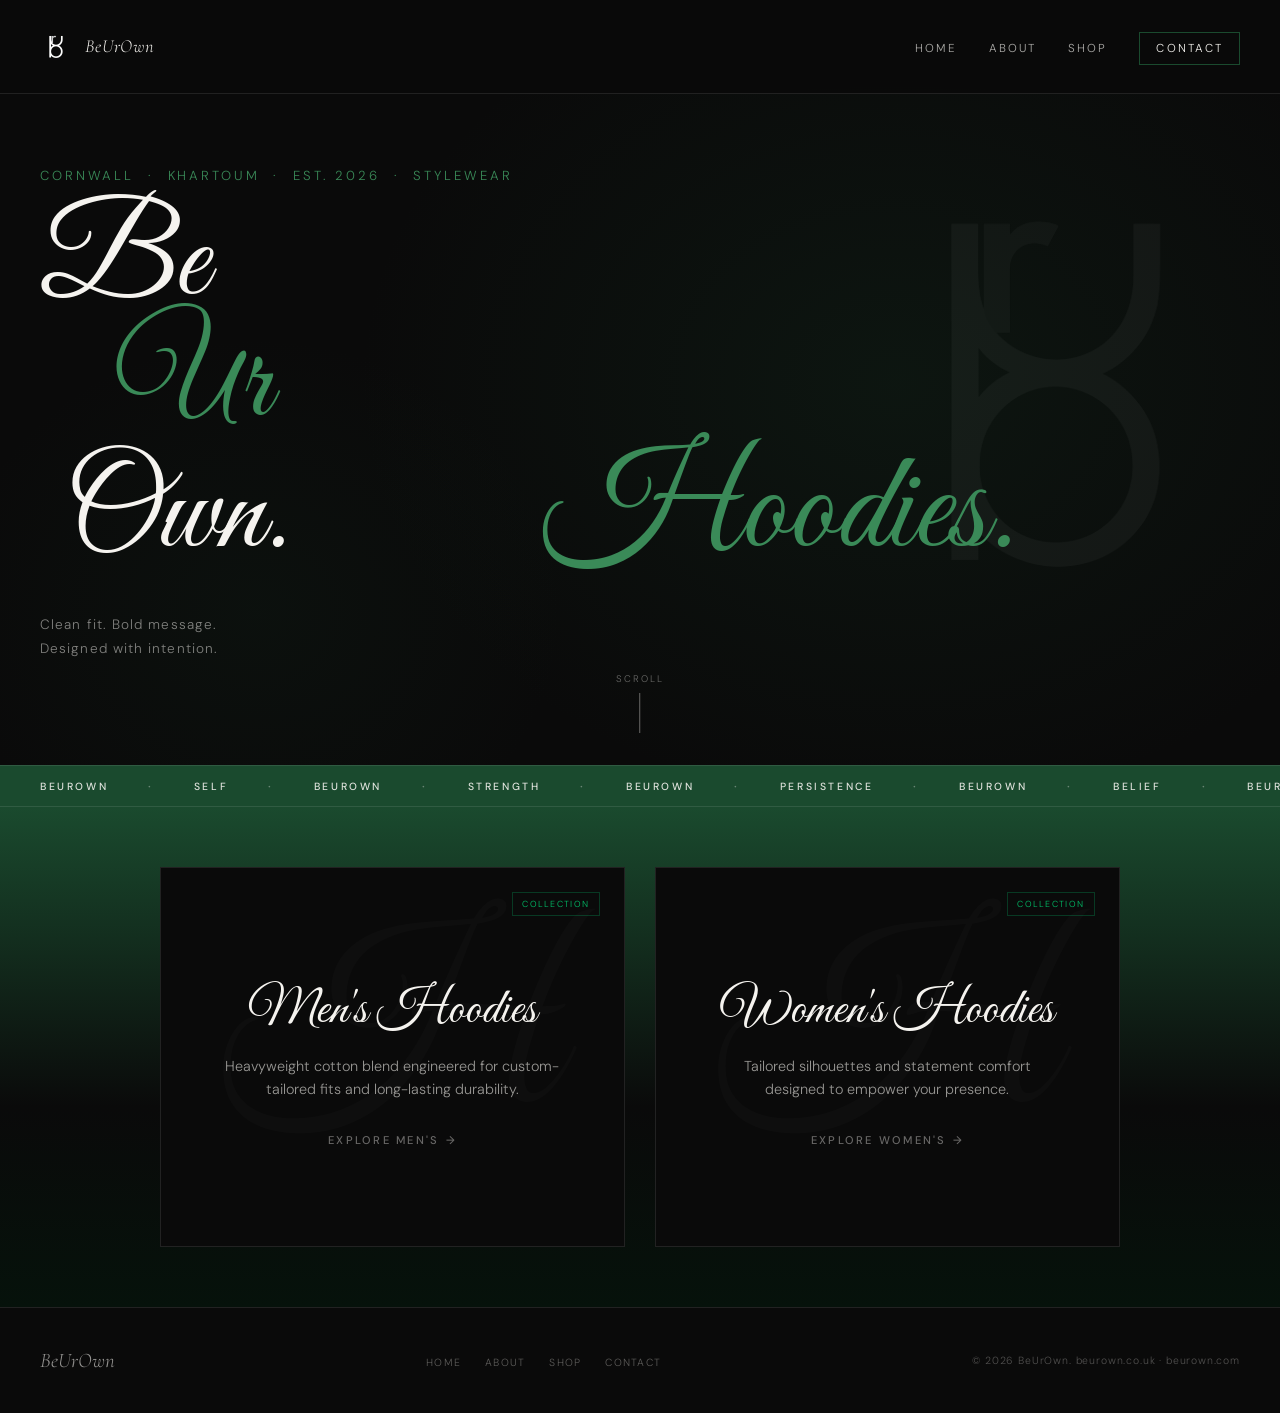
<file: hoodies.html>
<!DOCTYPE html>
<html lang="en">
<head>
<meta charset="UTF-8">
<meta name="viewport" content="width=device-width, initial-scale=1.0">
<title>Hoodies — BeUrOwn</title>
<link rel="preconnect" href="https://fonts.googleapis.com">
<link rel="preconnect" href="https://fonts.gstatic.com" crossorigin>
<link href="https://fonts.googleapis.com/css2?family=Cormorant+Garamond:ital,wght@0,300;0,400;0,600;1,300;1,400&family=Bebas+Neue&family=Great+Vibes&family=DM+Sans:wght@300;400;500&display=swap" rel="stylesheet">
<link rel="stylesheet" href="style.css">

<style>
  :root {
    --black: #0a0a0a;
    --green: #1a4a2e;
    --green-light: #2d6e46;
    --green-accent: #3a8a58;
    --white: #f5f3ef;
    --grey: #888;
    --border: rgba(245,243,239,0.1);
  }

  * { margin: 0; padding: 0; box-sizing: border-box; }
  html { scroll-behavior: smooth; }

  body {
    background: var(--black);
    color: var(--white);
    font-family: 'DM Sans', sans-serif;
    font-weight: 300;
    overflow-x: hidden;
  }

  /* Navigation Bar */
  nav {
    position: fixed; top: 0; left: 0; right: 0; z-index: 100;
    display: flex; align-items: center; justify-content: space-between;
    padding: 1.4rem 2.5rem;
    background: rgba(10,10,10,0.85);
    backdrop-filter: blur(12px);
    border-bottom: 1px solid var(--border);
  }

  .nav-logo {
    display: flex; align-items: center; gap: 0.8rem;
    text-decoration: none;
  }

  .logo-mark {
    width: 32px; height: 48px;
    position: relative; flex-shrink: 0;
  }

  .logo-mark img { width: 100%; height: 100%; object-fit: contain; }

  .nav-wordmark {
    font-family: 'Cormorant Garamond', serif;
    font-style: italic;
    font-size: 1.15rem;
    letter-spacing: 0.05em;
    color: var(--white);
    line-height: 1;
  }

  .nav-links { display: flex; gap: 2rem; list-style: none; }
  .nav-links a {
    color: var(--white); text-decoration: none;
    font-size: 0.72rem; letter-spacing: 0.18em; text-transform: uppercase;
    opacity: 0.7; transition: opacity 0.2s, color 0.2s;
  }
  .nav-links a:hover { opacity: 1; color: var(--green-accent); }

  .nav-cta {
    font-size: 0.7rem; letter-spacing: 0.15em; text-transform: uppercase;
    color: var(--white) !important; opacity: 1 !important;
    border: 1px solid var(--green) !important; padding: 0.5rem 1rem;
    transition: background 0.2s !important;
  }
  .nav-cta:hover { background: var(--green) !important; }

  .hamburger {
    display: none; flex-direction: column; gap: 5px; cursor: pointer; padding: 4px;
  }
  .hamburger span { display: block; width: 24px; height: 1.5px; background: var(--white); transition: all 0.3s; }

  /* Subpage Hero */
  #sub-hero {
    min-height: 85vh;
    display: flex; flex-direction: column; justify-content: center;
    padding: 8rem 2.5rem 4rem; position: relative; overflow: hidden;
  }

  .hero-bg {
    position: absolute; inset: 0;
    background:
      radial-gradient(ellipse 60% 80% at 70% 50%, rgba(26,74,46,0.18) 0%, transparent 70%),
      radial-gradient(ellipse 40% 60% at 20% 80%, rgba(26,74,46,0.1) 0%, transparent 60%);
  }

  .hero-deco-logo {
    position: absolute; right: -2%; top: 50%;
    transform: translateY(-50%);
    width: 50vw; max-width: 500px; opacity: 0.04; pointer-events: none;
  }
  .hero-deco-logo img { width: 100%; height: 100%; object-fit: contain; }

  /* Hero Content - Strictly Left Aligned */
  .hero-content {
    position: relative;
    z-index: 2;
    width: 100%;
    max-width: 1200px;
    margin: 0;
    text-align: left;
  }

  .hero-eyebrow {
    font-size: 0.82rem; letter-spacing: 0.22em; text-transform: uppercase;
    color: var(--green-accent); margin-bottom: 1.2rem;
  }

  /* Subpage Title (Slightly Smaller than homepage) */
  .hero-title {
    font-family: 'Great Vibes', cursive;
    font-size: clamp(3.8rem, 10vw, 8.5rem); /* Scaled down slightly for subpages */
    font-weight: 400;
    line-height: 0.95;
    color: var(--white);
  }

  .hero-title .line1 {
    display: block;
  }

  .hero-title .line2 {
    display: block;
    padding-left: 6vw; /* Exact stagger from homepage */
    color: var(--green-accent);
  }

  /* Line 3 Container: Locks "Own." on the left, centers "Hoodies." */
  .hero-title .line3-container {
    display: flex;
    align-items: baseline;
    width: 100%;
    padding-left: 2vw; /* Exact stagger for "Own." */
  }

  .hero-title .line3-container .own-text {
    color: var(--white);
    flex-shrink: 0;
  }

  .hero-title .category-tag {
    color: var(--green-accent);
    font-size: clamp(4rem, 11vw, 9rem);
    margin: 0 auto; /* 👈 CENTERS "Hoodies." in the remaining line space */
    padding-left: 2rem;
  }

  .hero-sub {
    margin-top: 2rem; font-size: 0.85rem; letter-spacing: 0.08em;
    color: rgba(245,243,239,0.5); max-width: 380px; line-height: 1.8;
  }

  .hero-scroll {
    position: absolute; bottom: 2rem; left: 50%;
    transform: translateX(-50%);
    display: flex; flex-direction: column; align-items: center; gap: 0.5rem;
    opacity: 0.4; animation: pulse 2s 2s infinite;
  }

  .hero-scroll span { font-size: 0.6rem; letter-spacing: 0.2em; text-transform: uppercase; }
  .hero-scroll-line { width: 1px; height: 40px; background: var(--white); animation: scrollLine 2s 2s infinite; }

  @keyframes scrollLine {
    0% { transform: scaleY(0); transform-origin: top; }
    50% { transform: scaleY(1); transform-origin: top; }
    51% { transform: scaleY(1); transform-origin: bottom; }
    100% { transform: scaleY(0); transform-origin: bottom; }
  }

  @keyframes pulse { 0%, 100% { opacity: 0.4; } 50% { opacity: 0.8; } }

  .marquee-strip {
    background: var(--green); padding: 0.85rem 0; overflow: hidden;
    white-space: nowrap; border-top: 1px solid var(--border); border-bottom: 1px solid var(--border);
  }

  .marquee-inner { display: inline-flex; animation: marquee 30s linear infinite; }
  .marquee-inner span {
    font-size: 0.65rem; letter-spacing: 0.25em; text-transform: uppercase;
    padding: 0 2.5rem; opacity: 0.9;
  }
  .marquee-inner .dot { color: rgba(245,243,239,0.4); padding: 0; }

  @keyframes marquee { from { transform: translateX(0); } to { transform: translateX(-50%); } }

  .categories-section {
    background: linear-gradient(to top, #06120b 0%, #0a0a0a 40%, #1a4a2e 100%);
    padding: 60px 0; width: 100%;
  }

  .categories-grid.inner-grid {
    display: grid; grid-template-columns: repeat(2, 1fr); gap: 30px;
    max-width: 1000px; margin: 0 auto; padding: 0 20px;
  }

  .product-card {
    background: #0a0a0a !important; min-height: 380px; padding: 4rem 2rem 3rem 2rem;
    display: flex; flex-direction: column; align-items: center; justify-content: center;
    text-align: center; position: relative; overflow: hidden; cursor: pointer;
    border: 1px solid var(--border); text-decoration: none; color: #fff !important;
    transition: transform 0.25s ease, box-shadow 0.25s ease, border-color 0.25s ease;
  }

  .product-card:hover {
    transform: translateY(-4px); box-shadow: 0 8px 24px rgba(0, 196, 107, 0.15);
    border-color: rgba(0, 196, 107, 0.4) !important;
  }

  .product-card-badge {
    position: absolute; top: 1.5rem; right: 1.5rem; font-size: 0.55rem;
    letter-spacing: 0.15em; text-transform: uppercase; color: #00c46b;
    border: 1px solid rgba(0, 196, 107, 0.25); padding: 0.3rem 0.6rem;
  }

  .product-card-icon {
    font-family: 'Great Vibes', cursive !important; font-size: 15rem !important;
    color: rgba(245, 243, 239, 0.02) !important; line-height: 1;
    position: absolute !important; top: 45%; left: 50%;
    transform: translate(-50%, -50%); pointer-events: none;
  }

  .product-card-title {
    font-family: 'Great Vibes', cursive; font-size: 3.2rem; font-weight: 400;
    line-height: 1.1; color: #f5f3ef; margin-bottom: 1rem; position: relative; z-index: 2;
  }

  .product-card-desc {
    font-size: 0.9rem; line-height: 1.6; color: rgba(245, 243, 239, 0.6);
    margin-bottom: 2rem; max-width: 85%; z-index: 2;
  }

  .product-card-action {
    font-size: 0.7rem; font-weight: 500; letter-spacing: 0.2em; text-transform: uppercase;
    color: rgba(245, 243, 239, 0.4); display: flex; align-items: center; gap: 0.4rem; z-index: 2;
  }

  footer {
    border-top: 1px solid var(--border); padding: 2.5rem 2.5rem; display: flex;
    align-items: center; justify-content: space-between; flex-wrap: wrap; gap: 1rem;
  }

  .footer-logo {
    font-family: 'Cormorant Garamond', serif; font-style: italic; font-size: 1.3rem;
    color: var(--white); opacity: 0.6;
  }

  .footer-copy { font-size: 0.65rem; color: rgba(245,243,239,0.3); letter-spacing: 0.08em; }
  .footer-links { display: flex; gap: 1.5rem; list-style: none; }
  .footer-links a {
    font-size: 0.65rem; letter-spacing: 0.12em; text-transform: uppercase;
    color: rgba(245,243,239,0.35); text-decoration: none;
  }

  @media (max-width: 768px) {
    nav { padding: 1.2rem 1.5rem; }
    .nav-links { display: none; }
    .hamburger { display: flex; }
    .hero-title .line3-container { flex-direction: column; align-items: flex-start; }
    .hero-title .category-tag { margin: 0; padding-left: 2vw; }
    .categories-grid.inner-grid { grid-template-columns: 1fr; }
    footer { padding: 2rem 1.5rem; flex-direction: column; text-align: center; }
  }
</style>
</head>
<body>

<nav id="navbar">
  <a href="index.html#home" class="nav-logo">
    <div class="logo-mark"><img src="logo.png" alt="BeUrOwn Logo"></div>
    <span class="nav-wordmark">BeUrOwn</span>
  </a>
  <ul class="nav-links" id="navLinks">
    <li><a href="index.html#home">Home</a></li>
    <li><a href="index.html#about">About</a></li>
    <li><a href="index.html#shop">Shop</a></li>
    <li><a href="index.html#contact" class="nav-cta">Contact</a></li>
  </ul>
  <div class="hamburger" id="hamburger" onclick="toggleNav()"><span></span><span></span><span></span></div>
</nav>

<section id="sub-hero">
  <div class="hero-bg"></div>
  <div class="hero-deco-logo"><img src="logo.png" alt="BeUrOwn Watermark"></div>
  <div class="hero-content">
    <p class="hero-eyebrow">Cornwall &nbsp;·&nbsp; Khartoum &nbsp;·&nbsp; Est. 2026 &nbsp;·&nbsp; Stylewear</p>
    <h1 class="hero-title">
      <span class="line1">Be</span>
      <span class="line2">Ur</span>
      <div class="line3-container">
        <span class="own-text">Own.</span>
        <span class="category-tag">Hoodies.</span>
      </div>
    </h1>
    <p class="hero-sub">Clean fit. Bold message.<br>Designed with intention.</p>
  </div>
  <div class="hero-scroll"><span>Scroll</span><div class="hero-scroll-line"></div></div>
</section>

<div class="marquee-strip">
  <div class="marquee-inner">
    <span>BeUrOwn</span><span class="dot">·</span><span>Self</span><span class="dot">·</span>
    <span>BeUrOwn</span><span class="dot">·</span><span>Strength</span><span class="dot">·</span>
    <span>BeUrOwn</span><span class="dot">·</span><span>Persistence</span><span class="dot">·</span>
    <span>BeUrOwn</span><span class="dot">·</span><span>Belief</span><span class="dot">·</span>
    <span>BeUrOwn</span><span class="dot">·</span><span>Authenticity</span><span class="dot">·</span>
    <span>BeUrOwn</span><span class="dot">·</span><span>Power</span><span class="dot">·</span>
    <span>BeUrOwn</span><span class="dot">·</span><span>Self</span><span class="dot">·</span>
    <span>BeUrOwn</span><span class="dot">·</span><span>Strength</span><span class="dot">·</span>
    <span>BeUrOwn</span><span class="dot">·</span><span>Persistence</span><span class="dot">·</span>
    <span>BeUrOwn</span><span class="dot">·</span><span>Belief</span><span class="dot">·</span>
    <span>BeUrOwn</span><span class="dot">·</span><span>Authenticity</span><span class="dot">·</span>
    <span>BeUrOwn</span><span class="dot">·</span><span>Power</span><span class="dot">·</span>
  </div>
</div>

<section class="categories-section">
  <div class="categories-grid inner-grid">
    <a href="male-hoodies.html" class="product-card">
      <span class="product-card-badge">Collection</span>
      <div class="product-card-icon">H</div>
      <h2 class="product-card-title">Men's Hoodies</h2>
      <p class="product-card-desc">Heavyweight cotton blend engineered for custom-tailored fits and long-lasting durability.</p>
      <span class="product-card-action">Explore Men's <span class="action-arrow">→</span></span>
    </a>
    <a href="female-hoodies.html" class="product-card">
      <span class="product-card-badge">Collection</span>
      <div class="product-card-icon">H</div>
      <h2 class="product-card-title">Women's Hoodies</h2>
      <p class="product-card-desc">Tailored silhouettes and statement comfort designed to empower your presence.</p>
      <span class="product-card-action">Explore Women's <span class="action-arrow">→</span></span>
    </a>
  </div>
</section>

<footer>
  <div class="footer-logo">BeUrOwn</div>
  <ul class="footer-links">
    <li><a href="index.html#home">Home</a></li>
    <li><a href="index.html#about">About</a></li>
    <li><a href="index.html#shop">Shop</a></li>
    <li><a href="index.html#contact">Contact</a></li>
  </ul>
  <p class="footer-copy">© 2026 BeUrOwn. beurown.co.uk · beurown.com</p>
</footer>

<script>
  function toggleNav() { document.body.classList.toggle('nav-open'); }
  window.addEventListener('scroll', () => {
    const nav = document.getElementById('navbar');
    nav.style.borderBottomColor = window.scrollY > 50 ? 'rgba(26,74,46,0.3)' : 'rgba(245,243,239,0.1)';
  });
</script>
</body>
</html>
</file>
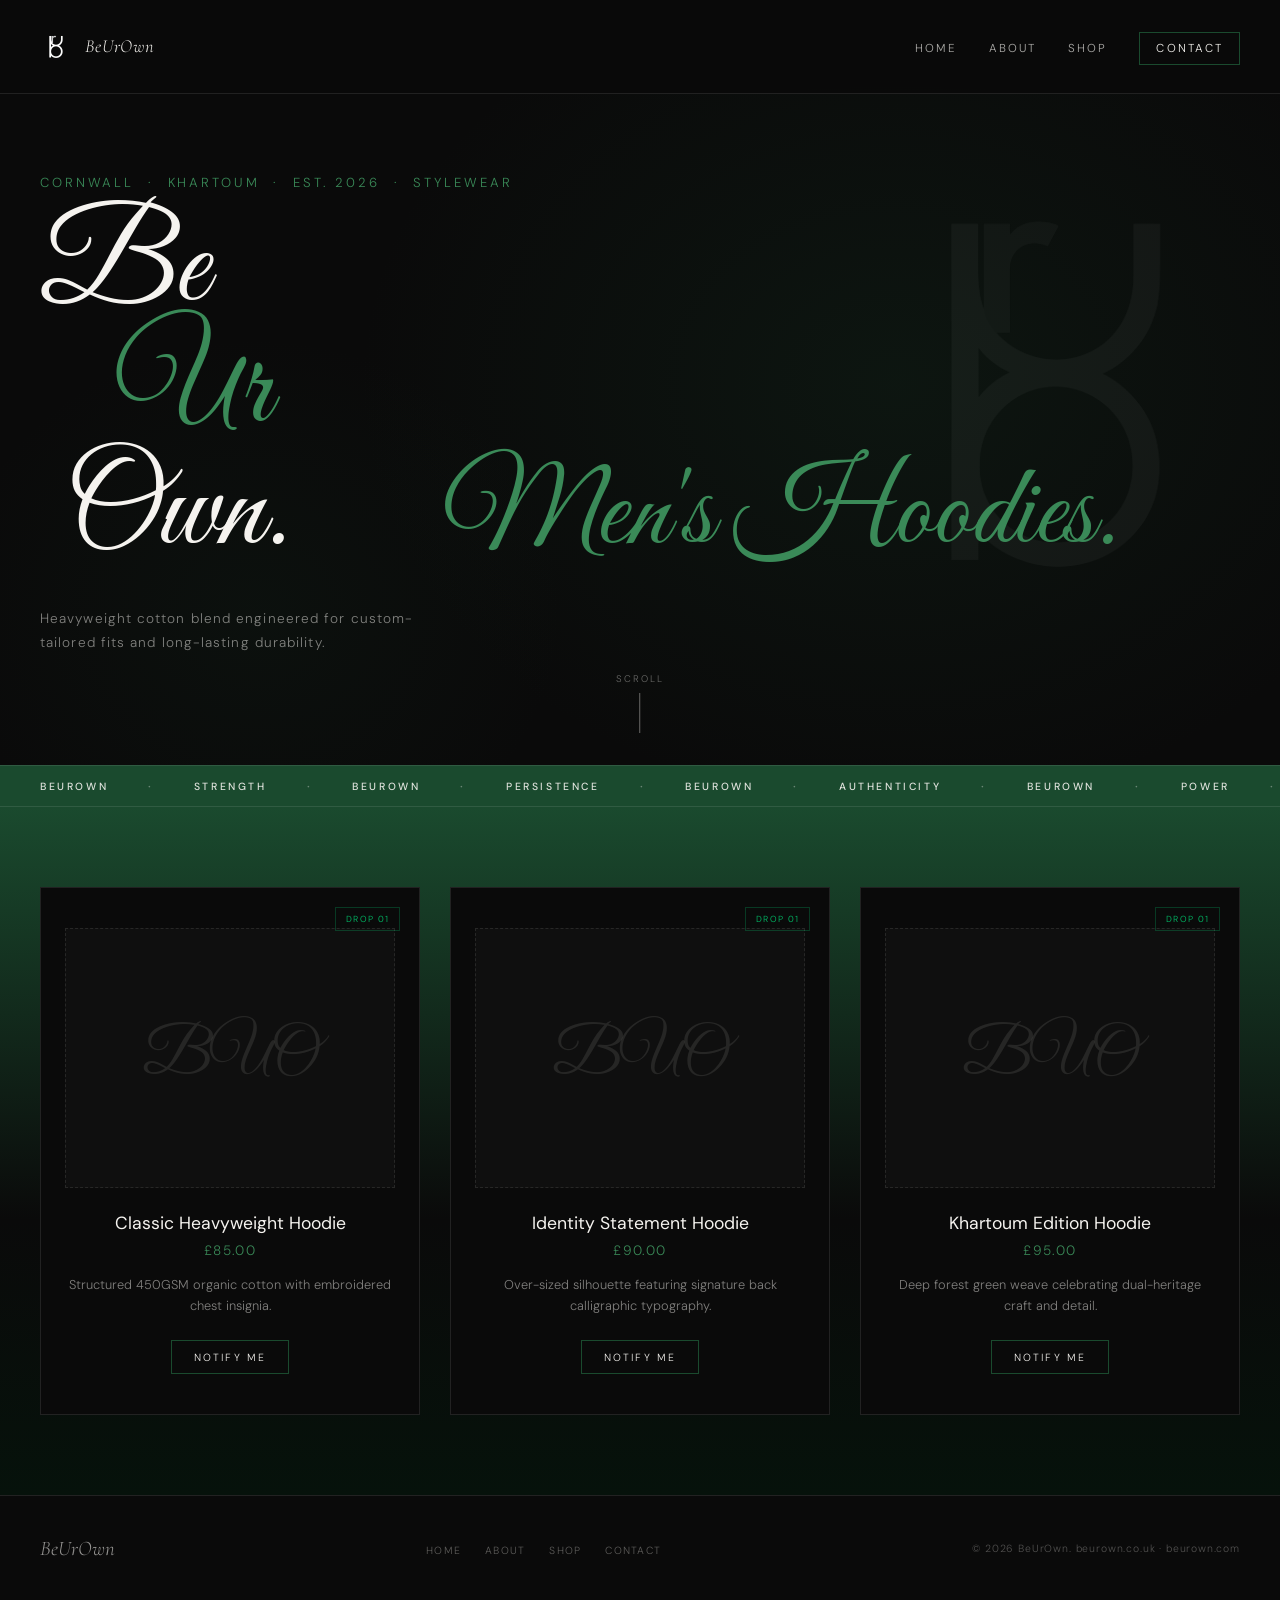
<file: male-hoodies.html>
<!DOCTYPE html>
<html lang="en">
<head>
<meta charset="UTF-8">
<meta name="viewport" content="width=device-width, initial-scale=1.0">
<title>Men's Hoodies — BeUrOwn</title>
<link rel="preconnect" href="https://fonts.googleapis.com">
<link rel="preconnect" href="https://fonts.gstatic.com" crossorigin>
<link href="https://fonts.googleapis.com/css2?family=Cormorant+Garamond:ital,wght@0,300;0,400;0,600;1,300;1,400&family=Bebas+Neue&family=Great+Vibes&family=DM+Sans:wght@300;400;500&display=swap" rel="stylesheet">
<link rel="stylesheet" href="style.css">

<style>
  :root {
    --black: #0a0a0a;
    --green: #1a4a2e;
    --green-light: #2d6e46;
    --green-accent: #3a8a58;
    --white: #f5f3ef;
    --grey: #888;
    --border: rgba(245,243,239,0.1);
  }

  * { margin: 0; padding: 0; box-sizing: border-box; }
  html { scroll-behavior: smooth; }

  body {
    background: var(--black);
    color: var(--white);
    font-family: 'DM Sans', sans-serif;
    font-weight: 300;
    overflow-x: hidden;
  }

  /* Navigation Bar */
  nav {
    position: fixed; top: 0; left: 0; right: 0; z-index: 100;
    display: flex; align-items: center; justify-content: space-between;
    padding: 1.4rem 2.5rem;
    background: rgba(10,10,10,0.85);
    backdrop-filter: blur(12px);
    border-bottom: 1px solid var(--border);
  }

  .nav-logo {
    display: flex; align-items: center; gap: 0.8rem;
    text-decoration: none;
  }

  .logo-mark {
    width: 32px; height: 48px;
    position: relative; flex-shrink: 0;
  }

  .logo-mark img { width: 100%; height: 100%; object-fit: contain; }

  .nav-wordmark {
    font-family: 'Cormorant Garamond', serif;
    font-style: italic;
    font-size: 1.15rem;
    letter-spacing: 0.05em;
    color: var(--white);
    line-height: 1;
  }

  .nav-links { display: flex; gap: 2rem; list-style: none; }
  .nav-links a {
    color: var(--white); text-decoration: none;
    font-size: 0.72rem; letter-spacing: 0.18em; text-transform: uppercase;
    opacity: 0.7; transition: opacity 0.2s, color 0.2s;
  }
  .nav-links a:hover { opacity: 1; color: var(--green-accent); }

  .nav-cta {
    font-size: 0.7rem; letter-spacing: 0.15em; text-transform: uppercase;
    color: var(--white) !important; opacity: 1 !important;
    border: 1px solid var(--green) !important; padding: 0.5rem 1rem;
    transition: background 0.2s !important;
  }
  .nav-cta:hover { background: var(--green) !important; }

  .hamburger {
    display: none; flex-direction: column; gap: 5px; cursor: pointer; padding: 4px;
  }
  .hamburger span { display: block; width: 24px; height: 1.5px; background: var(--white); transition: all 0.3s; }

  /* Subpage Hero */
  #sub-hero {
    min-height: 85vh;
    display: flex; flex-direction: column; justify-content: center;
    padding: 8rem 2.5rem 4rem; position: relative; overflow: hidden;
  }

  .hero-bg {
    position: absolute; inset: 0;
    background:
      radial-gradient(ellipse 60% 80% at 70% 50%, rgba(26,74,46,0.18) 0%, transparent 70%),
      radial-gradient(ellipse 40% 60% at 20% 80%, rgba(26,74,46,0.1) 0%, transparent 60%);
  }

  .hero-deco-logo {
    position: absolute; right: -2%; top: 50%;
    transform: translateY(-50%);
    width: 50vw; max-width: 500px; opacity: 0.04; pointer-events: none;
  }
  .hero-deco-logo img { width: 100%; height: 100%; object-fit: contain; }

  /* Hero Content - Staggered Left Aligned */
  .hero-content {
    position: relative; z-index: 2; width: 100%; max-width: 1200px;
    margin: 0; text-align: left;
  }

  .hero-eyebrow {
    font-size: 0.82rem; letter-spacing: 0.22em; text-transform: uppercase;
    color: var(--green-accent); margin-bottom: 1.2rem;
  }

  .hero-title {
    font-family: 'Great Vibes', cursive;
    font-size: clamp(3.8rem, 10vw, 8.5rem);
    font-weight: 400; line-height: 0.95; color: var(--white);
  }

  .hero-title .line1 { display: block; }
  .hero-title .line2 { display: block; padding-left: 6vw; color: var(--green-accent); }

  .hero-title .line3-container {
    display: flex; align-items: baseline; width: 100%; padding-left: 2vw;
  }

  .hero-title .line3-container .own-text { color: var(--white); flex-shrink: 0; }

  .hero-title .category-tag {
    color: var(--green-accent);
    font-size: clamp(3.5rem, 9vw, 7.5rem);
    margin: 0 auto; padding-left: 2rem;
  }

  .hero-sub {
    margin-top: 2rem; font-size: 0.85rem; letter-spacing: 0.08em;
    color: rgba(245,243,239,0.5); max-width: 380px; line-height: 1.8;
  }

  .hero-scroll {
    position: absolute; bottom: 2rem; left: 50%; transform: translateX(-50%);
    display: flex; flex-direction: column; align-items: center; gap: 0.5rem;
    opacity: 0.4; animation: pulse 2s 2s infinite;
  }
  .hero-scroll span { font-size: 0.6rem; letter-spacing: 0.2em; text-transform: uppercase; }
  .hero-scroll-line { width: 1px; height: 40px; background: var(--white); animation: scrollLine 2s 2s infinite; }

  @keyframes scrollLine {
    0% { transform: scaleY(0); transform-origin: top; }
    50% { transform: scaleY(1); transform-origin: top; }
    51% { transform: scaleY(1); transform-origin: bottom; }
    100% { transform: scaleY(0); transform-origin: bottom; }
  }
  @keyframes pulse { 0%, 100% { opacity: 0.4; } 50% { opacity: 0.8; } }

  .marquee-strip {
    background: var(--green); padding: 0.85rem 0; overflow: hidden;
    white-space: nowrap; border-top: 1px solid var(--border); border-bottom: 1px solid var(--border);
  }
  .marquee-inner { display: inline-flex; animation: marquee 30s linear infinite; }
  .marquee-inner span { font-size: 0.65rem; letter-spacing: 0.25em; text-transform: uppercase; padding: 0 2.5rem; opacity: 0.9; }
  .marquee-inner .dot { color: rgba(245,243,239,0.4); padding: 0; }
  @keyframes marquee { from { transform: translateX(0); } to { transform: translateX(-50%); } }

  /* Product Catalog Section */
  .catalog-section {
    background: linear-gradient(to top, #06120b 0%, #0a0a0a 40%, #1a4a2e 100%);
    padding: 80px 20px; width: 100%;
  }

  .catalog-grid {
    display: grid; grid-template-columns: repeat(3, 1fr); gap: 30px;
    max-width: 1200px; margin: 0 auto;
  }

  .product-item {
    background: #0a0a0a; border: 1px solid var(--border);
    padding: 2.5rem 1.5rem; display: flex; flex-direction: column;
    align-items: center; text-align: center; position: relative;
    overflow: hidden; transition: transform 0.25s, box-shadow 0.25s, border-color 0.25s;
  }

  .product-item:hover {
    transform: translateY(-4px); box-shadow: 0 8px 24px rgba(0, 196, 107, 0.15);
    border-color: rgba(0, 196, 107, 0.4);
  }

  .item-badge {
    position: absolute; top: 1.2rem; right: 1.2rem;
    font-size: 0.55rem; letter-spacing: 0.15em; text-transform: uppercase;
    color: #00c46b; border: 1px solid rgba(0, 196, 107, 0.25); padding: 0.3rem 0.6rem;
  }

  .item-placeholder {
    width: 100%; height: 260px; background: rgba(255, 255, 255, 0.02);
    border: 1px dashed var(--border); display: flex; align-items: center;
    justify-content: center; margin-bottom: 1.5rem; position: relative;
  }

  .item-placeholder-text {
    font-family: 'Great Vibes', cursive; font-size: 4rem;
    color: rgba(245, 243, 239, 0.1); pointer-events: none;
  }

  .item-title {
    font-family: 'DM Sans', sans-serif; font-size: 1.1rem;
    font-weight: 400; color: var(--white); margin-bottom: 0.5rem;
  }

  .item-price {
    font-size: 0.85rem; letter-spacing: 0.1em; color: var(--green-accent); margin-bottom: 1rem;
  }

  .item-desc {
    font-size: 0.8rem; color: rgba(245,243,239,0.5); line-height: 1.6; margin-bottom: 1.5rem;
  }

  .item-btn {
    display: inline-block; padding: 0.6rem 1.4rem;
    border: 1px solid var(--green); color: var(--white); text-decoration: none;
    font-size: 0.65rem; letter-spacing: 0.2em; text-transform: uppercase;
    transition: background 0.2s, border-color 0.2s;
  }

  .item-btn:hover { background: var(--green); border-color: var(--green); }

  footer {
    border-top: 1px solid var(--border); padding: 2.5rem 2.5rem; display: flex;
    align-items: center; justify-content: space-between; flex-wrap: wrap; gap: 1rem;
  }

  .footer-logo { font-family: 'Cormorant Garamond', serif; font-style: italic; font-size: 1.3rem; color: var(--white); opacity: 0.6; }
  .footer-copy { font-size: 0.65rem; color: rgba(245,243,239,0.3); letter-spacing: 0.08em; }
  .footer-links { display: flex; gap: 1.5rem; list-style: none; }
  .footer-links a { font-size: 0.65rem; letter-spacing: 0.12em; text-transform: uppercase; color: rgba(245,243,239,0.35); text-decoration: none; }

  @media (max-width: 900px) { .catalog-grid { grid-template-columns: repeat(2, 1fr); } }
  @media (max-width: 600px) {
    nav { padding: 1.2rem 1.5rem; } .nav-links { display: none; } .hamburger { display: flex; }
    .catalog-grid { grid-template-columns: 1fr; }
    .hero-title .line3-container { flex-direction: column; align-items: flex-start; }
    .hero-title .category-tag { margin: 0; padding-left: 2vw; }
    footer { padding: 2rem 1.5rem; flex-direction: column; text-align: center; }
  }
</style>
</head>
<body>

<nav id="navbar">
  <a href="index.html#home" class="nav-logo">
    <div class="logo-mark"><img src="logo.png" alt="BeUrOwn Logo"></div>
    <span class="nav-wordmark">BeUrOwn</span>
  </a>
  <ul class="nav-links" id="navLinks">
    <li><a href="index.html#home">Home</a></li>
    <li><a href="index.html#about">About</a></li>
    <li><a href="index.html#shop">Shop</a></li>
    <li><a href="index.html#contact" class="nav-cta">Contact</a></li>
  </ul>
  <div class="hamburger" id="hamburger" onclick="toggleNav()"><span></span><span></span><span></span></div>
</nav>

<section id="sub-hero">
  <div class="hero-bg"></div>
  <div class="hero-deco-logo"><img src="logo.png" alt="BeUrOwn Watermark"></div>
  <div class="hero-content">
    <p class="hero-eyebrow">Cornwall &nbsp;·&nbsp; Khartoum &nbsp;·&nbsp; Est. 2026 &nbsp;·&nbsp; Stylewear</p>
    <h1 class="hero-title">
      <span class="line1">Be</span>
      <span class="line2">Ur</span>
      <div class="line3-container">
        <span class="own-text">Own.</span>
        <span class="category-tag">Men's Hoodies.</span>
      </div>
    </h1>
    <p class="hero-sub">Heavyweight cotton blend engineered for custom-tailored fits and long-lasting durability.</p>
  </div>
  <div class="hero-scroll"><span>Scroll</span><div class="hero-scroll-line"></div></div>
</section>

<div class="marquee-strip">
  <div class="marquee-inner">
    <span>BeUrOwn</span><span class="dot">·</span><span>Strength</span><span class="dot">·</span>
    <span>BeUrOwn</span><span class="dot">·</span><span>Persistence</span><span class="dot">·</span>
    <span>BeUrOwn</span><span class="dot">·</span><span>Authenticity</span><span class="dot">·</span>
    <span>BeUrOwn</span><span class="dot">·</span><span>Power</span><span class="dot">·</span>
    <span>BeUrOwn</span><span class="dot">·</span><span>Strength</span><span class="dot">·</span>
    <span>BeUrOwn</span><span class="dot">·</span><span>Persistence</span><span class="dot">·</span>
    <span>BeUrOwn</span><span class="dot">·</span><span>Authenticity</span><span class="dot">·</span>
    <span>BeUrOwn</span><span class="dot">·</span><span>Power</span><span class="dot">·</span>
  </div>
</div>

<section class="catalog-section">
  <div class="catalog-grid">
    
    <div class="product-item">
      <span class="item-badge">Drop 01</span>
      <div class="item-placeholder">
        <span class="item-placeholder-text">BUO</span>
      </div>
      <h3 class="item-title">Classic Heavyweight Hoodie</h3>
      <p class="item-price">£85.00</p>
      <p class="item-desc">Structured 450GSM organic cotton with embroidered chest insignia.</p>
      <a href="index.html#shop" class="item-btn">Notify Me</a>
    </div>

    <div class="product-item">
      <span class="item-badge">Drop 01</span>
      <div class="item-placeholder">
        <span class="item-placeholder-text">BUO</span>
      </div>
      <h3 class="item-title">Identity Statement Hoodie</h3>
      <p class="item-price">£90.00</p>
      <p class="item-desc">Over-sized silhouette featuring signature back calligraphic typography.</p>
      <a href="index.html#shop" class="item-btn">Notify Me</a>
    </div>

    <div class="product-item">
      <span class="item-badge">Drop 01</span>
      <div class="item-placeholder">
        <span class="item-placeholder-text">BUO</span>
      </div>
      <h3 class="item-title">Khartoum Edition Hoodie</h3>
      <p class="item-price">£95.00</p>
      <p class="item-desc">Deep forest green weave celebrating dual-heritage craft and detail.</p>
      <a href="index.html#shop" class="item-btn">Notify Me</a>
    </div>

  </div>
</section>

<footer>
  <div class="footer-logo">BeUrOwn</div>
  <ul class="footer-links">
    <li><a href="index.html#home">Home</a></li>
    <li><a href="index.html#about">About</a></li>
    <li><a href="index.html#shop">Shop</a></li>
    <li><a href="index.html#contact">Contact</a></li>
  </ul>
  <p class="footer-copy">© 2026 BeUrOwn. beurown.co.uk · beurown.com</p>
</footer>

<script>
  function toggleNav() { document.body.classList.toggle('nav-open'); }
  window.addEventListener('scroll', () => {
    const nav = document.getElementById('navbar');
    nav.style.borderBottomColor = window.scrollY > 50 ? 'rgba(26,74,46,0.3)' : 'rgba(245,243,239,0.1)';
  });
</script>
</body>
</html>
</file>
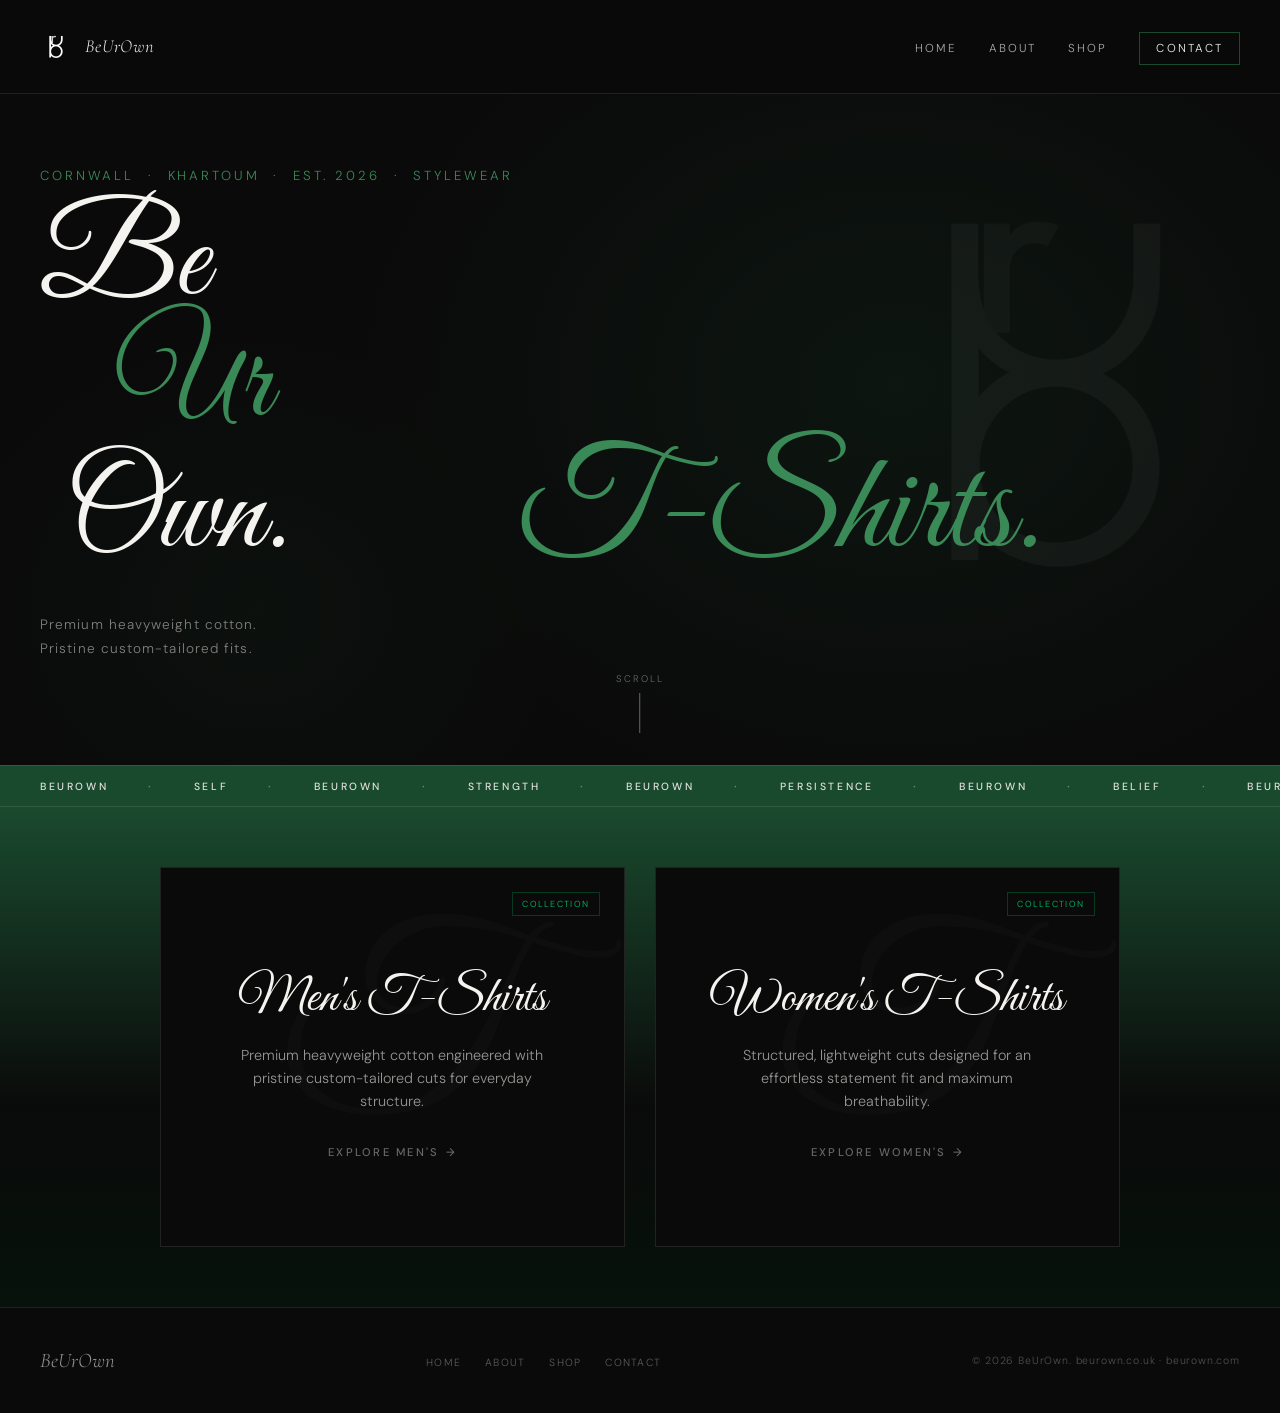
<file: t-shirts.html>
<!DOCTYPE html>
<html lang="en">
<head>
<meta charset="UTF-8">
<meta name="viewport" content="width=device-width, initial-scale=1.0">
<title>T-Shirts — BeUrOwn</title>
<link rel="preconnect" href="https://fonts.googleapis.com">
<link rel="preconnect" href="https://fonts.gstatic.com" crossorigin>
<link href="https://fonts.googleapis.com/css2?family=Cormorant+Garamond:ital,wght@0,300;0,400;0,600;1,300;1,400&family=Bebas+Neue&family=Great+Vibes&family=DM+Sans:wght@300;400;500&display=swap" rel="stylesheet">
<link rel="stylesheet" href="style.css">

<style>
  :root {
    --black: #0a0a0a;
    --green: #1a4a2e;
    --green-light: #2d6e46;
    --green-accent: #3a8a58;
    --white: #f5f3ef;
    --grey: #888;
    --border: rgba(245,243,239,0.1);
  }

  * { margin: 0; padding: 0; box-sizing: border-box; }
  html { scroll-behavior: smooth; }

  body {
    background: var(--black);
    color: var(--white);
    font-family: 'DM Sans', sans-serif;
    font-weight: 300;
    overflow-x: hidden;
  }

  /* Navigation Bar */
  nav {
    position: fixed; top: 0; left: 0; right: 0; z-index: 100;
    display: flex; align-items: center; justify-content: space-between;
    padding: 1.4rem 2.5rem;
    background: rgba(10,10,10,0.85);
    backdrop-filter: blur(12px);
    border-bottom: 1px solid var(--border);
  }

  .nav-logo {
    display: flex; align-items: center; gap: 0.8rem;
    text-decoration: none;
  }

  .logo-mark {
    width: 32px; height: 48px;
    position: relative; flex-shrink: 0;
  }

  .logo-mark img { width: 100%; height: 100%; object-fit: contain; }

  .nav-wordmark {
    font-family: 'Cormorant Garamond', serif;
    font-style: italic;
    font-size: 1.15rem;
    letter-spacing: 0.05em;
    color: var(--white);
    line-height: 1;
  }

  .nav-links { display: flex; gap: 2rem; list-style: none; }
  .nav-links a {
    color: var(--white); text-decoration: none;
    font-size: 0.72rem; letter-spacing: 0.18em; text-transform: uppercase;
    opacity: 0.7; transition: opacity 0.2s, color 0.2s;
  }
  .nav-links a:hover { opacity: 1; color: var(--green-accent); }

  .nav-cta {
    font-size: 0.7rem; letter-spacing: 0.15em; text-transform: uppercase;
    color: var(--white) !important; opacity: 1 !important;
    border: 1px solid var(--green) !important; padding: 0.5rem 1rem;
    transition: background 0.2s !important;
  }
  .nav-cta:hover { background: var(--green) !important; }

  .hamburger {
    display: none; flex-direction: column; gap: 5px; cursor: pointer; padding: 4px;
  }
  .hamburger span { display: block; width: 24px; height: 1.5px; background: var(--white); transition: all 0.3s; }

  /* Subpage Hero */
  #sub-hero {
    min-height: 85vh;
    display: flex; flex-direction: column; justify-content: center;
    padding: 8rem 2.5rem 4rem; position: relative; overflow: hidden;
  }

  .hero-bg {
    position: absolute; inset: 0;
    background:
      radial-gradient(ellipse 60% 80% at 70% 50%, rgba(26,74,46,0.18) 0%, transparent 70%),
      radial-gradient(ellipse 40% 60% at 20% 80%, rgba(26,74,46,0.1) 0%, transparent 60%);
  }

  .hero-deco-logo {
    position: absolute; right: -2%; top: 50%;
    transform: translateY(-50%);
    width: 50vw; max-width: 500px; opacity: 0.04; pointer-events: none;
  }
  .hero-deco-logo img { width: 100%; height: 100%; object-fit: contain; }

  /* Hero Content - Left Aligned */
  .hero-content {
    position: relative;
    z-index: 2;
    width: 100%;
    max-width: 1200px;
    margin: 0;
    text-align: left;
  }

  .hero-eyebrow {
    font-size: 0.82rem; letter-spacing: 0.22em; text-transform: uppercase;
    color: var(--green-accent); margin-bottom: 1.2rem;
  }

  /* Subpage Title */
  .hero-title {
    font-family: 'Great Vibes', cursive;
    font-size: clamp(3.8rem, 10vw, 8.5rem);
    font-weight: 400;
    line-height: 0.95;
    color: var(--white);
  }

  .hero-title .line1 { display: block; }

  .hero-title .line2 {
    display: block;
    padding-left: 6vw;
    color: var(--green-accent);
  }

  /* Line 3 Container: Locks "Own." on the left, centers "T-Shirts." */
  .hero-title .line3-container {
    display: flex;
    align-items: baseline;
    width: 100%;
    padding-left: 2vw;
  }

  .hero-title .line3-container .own-text {
    color: var(--white);
    flex-shrink: 0;
  }

  .hero-title .category-tag {
    color: var(--green-accent);
    font-size: clamp(4rem, 11vw, 9rem);
    margin: 0 auto;
    padding-left: 2rem;
  }

  .hero-sub {
    margin-top: 2rem; font-size: 0.85rem; letter-spacing: 0.08em;
    color: rgba(245,243,239,0.5); max-width: 380px; line-height: 1.8;
  }

  .hero-scroll {
    position: absolute; bottom: 2rem; left: 50%;
    transform: translateX(-50%);
    display: flex; flex-direction: column; align-items: center; gap: 0.5rem;
    opacity: 0.4; animation: pulse 2s 2s infinite;
  }

  .hero-scroll span { font-size: 0.6rem; letter-spacing: 0.2em; text-transform: uppercase; }
  .hero-scroll-line { width: 1px; height: 40px; background: var(--white); animation: scrollLine 2s 2s infinite; }

  @keyframes scrollLine {
    0% { transform: scaleY(0); transform-origin: top; }
    50% { transform: scaleY(1); transform-origin: top; }
    51% { transform: scaleY(1); transform-origin: bottom; }
    100% { transform: scaleY(0); transform-origin: bottom; }
  }

  @keyframes pulse { 0%, 100% { opacity: 0.4; } 50% { opacity: 0.8; } }

  .marquee-strip {
    background: var(--green); padding: 0.85rem 0; overflow: hidden;
    white-space: nowrap; border-top: 1px solid var(--border); border-bottom: 1px solid var(--border);
  }

  .marquee-inner { display: inline-flex; animation: marquee 30s linear infinite; }
  .marquee-inner span {
    font-size: 0.65rem; letter-spacing: 0.25em; text-transform: uppercase;
    padding: 0 2.5rem; opacity: 0.9;
  }
  .marquee-inner .dot { color: rgba(245,243,239,0.4); padding: 0; }

  @keyframes marquee { from { transform: translateX(0); } to { transform: translateX(-50%); } }

  .categories-section {
    background: linear-gradient(to top, #06120b 0%, #0a0a0a 40%, #1a4a2e 100%);
    padding: 60px 0; width: 100%;
  }

  .categories-grid.inner-grid {
    display: grid; grid-template-columns: repeat(2, 1fr); gap: 30px;
    max-width: 1000px; margin: 0 auto; padding: 0 20px;
  }

  .product-card {
    background: #0a0a0a !important; min-height: 380px; padding: 4rem 2rem 3rem 2rem;
    display: flex; flex-direction: column; align-items: center; justify-content: center;
    text-align: center; position: relative; overflow: hidden; cursor: pointer;
    border: 1px solid var(--border); text-decoration: none; color: #fff !important;
    transition: transform 0.25s ease, box-shadow 0.25s ease, border-color 0.25s ease;
  }

  .product-card:hover {
    transform: translateY(-4px); box-shadow: 0 8px 24px rgba(0, 196, 107, 0.15);
    border-color: rgba(0, 196, 107, 0.4) !important;
  }

  .product-card-badge {
    position: absolute; top: 1.5rem; right: 1.5rem; font-size: 0.55rem;
    letter-spacing: 0.15em; text-transform: uppercase; color: #00c46b;
    border: 1px solid rgba(0, 196, 107, 0.25); padding: 0.3rem 0.6rem;
  }

  .product-card-icon {
    font-family: 'Great Vibes', cursive !important; font-size: 15rem !important;
    color: rgba(245, 243, 239, 0.02) !important; line-height: 1;
    position: absolute !important; top: 45%; left: 50%;
    transform: translate(-50%, -50%); pointer-events: none;
  }

  .product-card-title {
    font-family: 'Great Vibes', cursive; font-size: 3.2rem; font-weight: 400;
    line-height: 1.1; color: #f5f3ef; margin-bottom: 1rem; position: relative; z-index: 2;
  }

  .product-card-desc {
    font-size: 0.9rem; line-height: 1.6; color: rgba(245, 243, 239, 0.6);
    margin-bottom: 2rem; max-width: 85%; z-index: 2;
  }

  .product-card-action {
    font-size: 0.7rem; font-weight: 500; letter-spacing: 0.2em; text-transform: uppercase;
    color: rgba(245, 243, 239, 0.4); display: flex; align-items: center; gap: 0.4rem; z-index: 2;
  }

  footer {
    border-top: 1px solid var(--border); padding: 2.5rem 2.5rem; display: flex;
    align-items: center; justify-content: space-between; flex-wrap: wrap; gap: 1rem;
  }

  .footer-logo {
    font-family: 'Cormorant Garamond', serif; font-style: italic; font-size: 1.3rem;
    color: var(--white); opacity: 0.6;
  }

  .footer-copy { font-size: 0.65rem; color: rgba(245,243,239,0.3); letter-spacing: 0.08em; }
  .footer-links { display: flex; gap: 1.5rem; list-style: none; }
  .footer-links a {
    font-size: 0.65rem; letter-spacing: 0.12em; text-transform: uppercase;
    color: rgba(245,243,239,0.35); text-decoration: none;
  }

  @media (max-width: 768px) {
    nav { padding: 1.2rem 1.5rem; }
    .nav-links { display: none; }
    .hamburger { display: flex; }
    .hero-title .line3-container { flex-direction: column; align-items: flex-start; }
    .hero-title .category-tag { margin: 0; padding-left: 2vw; }
    .categories-grid.inner-grid { grid-template-columns: 1fr; }
    footer { padding: 2rem 1.5rem; flex-direction: column; text-align: center; }
  }
</style>
</head>
<body>

<nav id="navbar">
  <a href="index.html#home" class="nav-logo">
    <div class="logo-mark"><img src="logo.png" alt="BeUrOwn Logo"></div>
    <span class="nav-wordmark">BeUrOwn</span>
  </a>
  <ul class="nav-links" id="navLinks">
    <li><a href="index.html#home">Home</a></li>
    <li><a href="index.html#about">About</a></li>
    <li><a href="index.html#shop">Shop</a></li>
    <li><a href="index.html#contact" class="nav-cta">Contact</a></li>
  </ul>
  <div class="hamburger" id="hamburger" onclick="toggleNav()"><span></span><span></span><span></span></div>
</nav>

<section id="sub-hero">
  <div class="hero-bg"></div>
  <div class="hero-deco-logo"><img src="logo.png" alt="BeUrOwn Watermark"></div>
  <div class="hero-content">
    <p class="hero-eyebrow">Cornwall &nbsp;·&nbsp; Khartoum &nbsp;·&nbsp; Est. 2026 &nbsp;·&nbsp; Stylewear</p>
    <h1 class="hero-title">
      <span class="line1">Be</span>
      <span class="line2">Ur</span>
      <div class="line3-container">
        <span class="own-text">Own.</span>
        <span class="category-tag">T-Shirts.</span>
      </div>
    </h1>
    <p class="hero-sub">Premium heavyweight cotton.<br>Pristine custom-tailored fits.</p>
  </div>
  <div class="hero-scroll"><span>Scroll</span><div class="hero-scroll-line"></div></div>
</section>

<div class="marquee-strip">
  <div class="marquee-inner">
    <span>BeUrOwn</span><span class="dot">·</span><span>Self</span><span class="dot">·</span>
    <span>BeUrOwn</span><span class="dot">·</span><span>Strength</span><span class="dot">·</span>
    <span>BeUrOwn</span><span class="dot">·</span><span>Persistence</span><span class="dot">·</span>
    <span>BeUrOwn</span><span class="dot">·</span><span>Belief</span><span class="dot">·</span>
    <span>BeUrOwn</span><span class="dot">·</span><span>Authenticity</span><span class="dot">·</span>
    <span>BeUrOwn</span><span class="dot">·</span><span>Power</span><span class="dot">·</span>
    <span>BeUrOwn</span><span class="dot">·</span><span>Self</span><span class="dot">·</span>
    <span>BeUrOwn</span><span class="dot">·</span><span>Strength</span><span class="dot">·</span>
    <span>BeUrOwn</span><span class="dot">·</span><span>Persistence</span><span class="dot">·</span>
    <span>BeUrOwn</span><span class="dot">·</span><span>Belief</span><span class="dot">·</span>
    <span>BeUrOwn</span><span class="dot">·</span><span>Authenticity</span><span class="dot">·</span>
    <span>BeUrOwn</span><span class="dot">·</span><span>Power</span><span class="dot">·</span>
  </div>
</div>

<section class="categories-section">
  <div class="categories-grid inner-grid">
    <a href="tshirts-male.html" class="product-card">
      <span class="product-card-badge">Collection</span>
      <div class="product-card-icon">T</div>
      <h2 class="product-card-title">Men's T-Shirts</h2>
      <p class="product-card-desc">Premium heavyweight cotton engineered with pristine custom-tailored cuts for everyday structure.</p>
      <span class="product-card-action">Explore Men's <span class="action-arrow">→</span></span>
    </a>
    <a href="tshirts-female.html" class="product-card">
      <span class="product-card-badge">Collection</span>
      <div class="product-card-icon">T</div>
      <h2 class="product-card-title">Women's T-Shirts</h2>
      <p class="product-card-desc">Structured, lightweight cuts designed for an effortless statement fit and maximum breathability.</p>
      <span class="product-card-action">Explore Women's <span class="action-arrow">→</span></span>
    </a>
  </div>
</section>

<footer>
  <div class="footer-logo">BeUrOwn</div>
  <ul class="footer-links">
    <li><a href="index.html#home">Home</a></li>
    <li><a href="index.html#about">About</a></li>
    <li><a href="index.html#shop">Shop</a></li>
    <li><a href="index.html#contact">Contact</a></li>
  </ul>
  <p class="footer-copy">© 2026 BeUrOwn. beurown.co.uk · beurown.com</p>
</footer>

<script>
  function toggleNav() { document.body.classList.toggle('nav-open'); }
  window.addEventListener('scroll', () => {
    const nav = document.getElementById('navbar');
    nav.style.borderBottomColor = window.scrollY > 50 ? 'rgba(26,74,46,0.3)' : 'rgba(245,243,239,0.1)';
  });
</script>
</body>
</html>
</file>
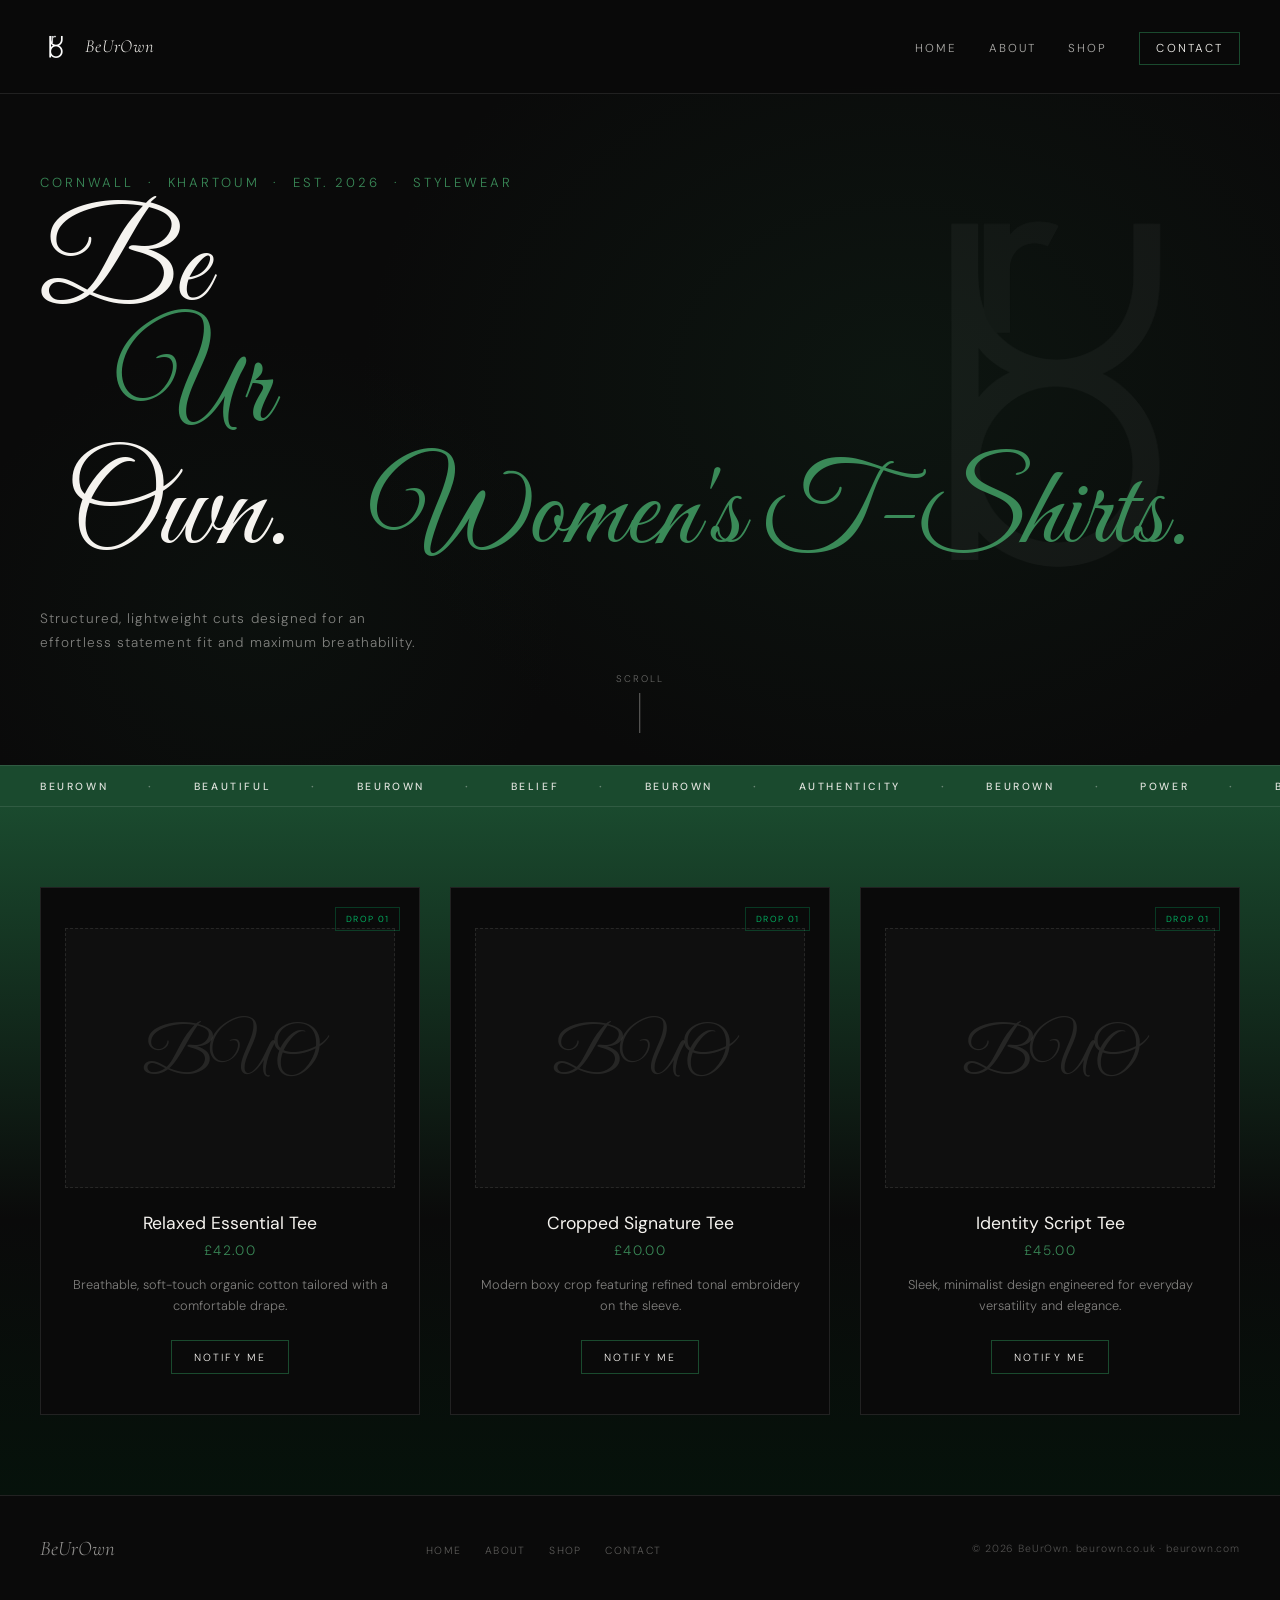
<file: tshirts-female.html>
<!DOCTYPE html>
<html lang="en">
<head>
<meta charset="UTF-8">
<meta name="viewport" content="width=device-width, initial-scale=1.0">
<title>Women's T-Shirts — BeUrOwn</title>
<link rel="preconnect" href="https://fonts.googleapis.com">
<link rel="preconnect" href="https://fonts.gstatic.com" crossorigin>
<link href="https://fonts.googleapis.com/css2?family=Cormorant+Garamond:ital,wght@0,300;0,400;0,600;1,300;1,400&family=Bebas+Neue&family=Great+Vibes&family=DM+Sans:wght@300;400;500&display=swap" rel="stylesheet">
<link rel="stylesheet" href="style.css">

<style>
  :root {
    --black: #0a0a0a;
    --green: #1a4a2e;
    --green-light: #2d6e46;
    --green-accent: #3a8a58;
    --white: #f5f3ef;
    --grey: #888;
    --border: rgba(245,243,239,0.1);
  }

  * { margin: 0; padding: 0; box-sizing: border-box; }
  html { scroll-behavior: smooth; }

  body {
    background: var(--black);
    color: var(--white);
    font-family: 'DM Sans', sans-serif;
    font-weight: 300;
    overflow-x: hidden;
  }

  nav {
    position: fixed; top: 0; left: 0; right: 0; z-index: 100;
    display: flex; align-items: center; justify-content: space-between;
    padding: 1.4rem 2.5rem;
    background: rgba(10,10,10,0.85);
    backdrop-filter: blur(12px);
    border-bottom: 1px solid var(--border);
  }

  .nav-logo { display: flex; align-items: center; gap: 0.8rem; text-decoration: none; }
  .logo-mark { width: 32px; height: 48px; position: relative; flex-shrink: 0; }
  .logo-mark img { width: 100%; height: 100%; object-fit: contain; }

  .nav-wordmark {
    font-family: 'Cormorant Garamond', serif; font-style: italic;
    font-size: 1.15rem; letter-spacing: 0.05em; color: var(--white); line-height: 1;
  }

  .nav-links { display: flex; gap: 2rem; list-style: none; }
  .nav-links a {
    color: var(--white); text-decoration: none; font-size: 0.72rem;
    letter-spacing: 0.18em; text-transform: uppercase; opacity: 0.7; transition: opacity 0.2s, color 0.2s;
  }
  .nav-links a:hover { opacity: 1; color: var(--green-accent); }

  .nav-cta {
    font-size: 0.7rem; letter-spacing: 0.15em; text-transform: uppercase;
    color: var(--white) !important; opacity: 1 !important; border: 1px solid var(--green) !important;
    padding: 0.5rem 1rem; transition: background 0.2s !important;
  }
  .nav-cta:hover { background: var(--green) !important; }

  .hamburger { display: none; flex-direction: column; gap: 5px; cursor: pointer; padding: 4px; }
  .hamburger span { display: block; width: 24px; height: 1.5px; background: var(--white); transition: all 0.3s; }

  #sub-hero {
    min-height: 85vh; display: flex; flex-direction: column; justify-content: center;
    padding: 8rem 2.5rem 4rem; position: relative; overflow: hidden;
  }

  .hero-bg {
    position: absolute; inset: 0;
    background:
      radial-gradient(ellipse 60% 80% at 70% 50%, rgba(26,74,46,0.18) 0%, transparent 70%),
      radial-gradient(ellipse 40% 60% at 20% 80%, rgba(26,74,46,0.1) 0%, transparent 60%);
  }

  .hero-deco-logo {
    position: absolute; right: -2%; top: 50%; transform: translateY(-50%);
    width: 50vw; max-width: 500px; opacity: 0.04; pointer-events: none;
  }
  .hero-deco-logo img { width: 100%; height: 100%; object-fit: contain; }

  .hero-content {
    position: relative; z-index: 2; width: 100%; max-width: 1200px; margin: 0; text-align: left;
  }

  .hero-eyebrow {
    font-size: 0.82rem; letter-spacing: 0.22em; text-transform: uppercase;
    color: var(--green-accent); margin-bottom: 1.2rem;
  }

  .hero-title {
    font-family: 'Great Vibes', cursive; font-size: clamp(3.8rem, 10vw, 8.5rem);
    font-weight: 400; line-height: 0.95; color: var(--white);
  }

  .hero-title .line1 { display: block; }
  .hero-title .line2 { display: block; padding-left: 6vw; color: var(--green-accent); }

  .hero-title .line3-container {
    display: flex; align-items: baseline; width: 100%; padding-left: 2vw;
  }

  .hero-title .line3-container .own-text { color: var(--white); flex-shrink: 0; }

  .hero-title .category-tag {
    color: var(--green-accent); font-size: clamp(3.5rem, 9vw, 7.5rem);
    margin: 0 auto; padding-left: 2rem;
  }

  .hero-sub {
    margin-top: 2rem; font-size: 0.85rem; letter-spacing: 0.08em;
    color: rgba(245,243,239,0.5); max-width: 380px; line-height: 1.8;
  }

  .hero-scroll {
    position: absolute; bottom: 2rem; left: 50%; transform: translateX(-50%);
    display: flex; flex-direction: column; align-items: center; gap: 0.5rem;
    opacity: 0.4; animation: pulse 2s 2s infinite;
  }
  .hero-scroll span { font-size: 0.6rem; letter-spacing: 0.2em; text-transform: uppercase; }
  .hero-scroll-line { width: 1px; height: 40px; background: var(--white); animation: scrollLine 2s 2s infinite; }

  @keyframes scrollLine {
    0% { transform: scaleY(0); transform-origin: top; }
    50% { transform: scaleY(1); transform-origin: top; }
    51% { transform: scaleY(1); transform-origin: bottom; }
    100% { transform: scaleY(0); transform-origin: bottom; }
  }
  @keyframes pulse { 0%, 100% { opacity: 0.4; } 50% { opacity: 0.8; } }

  .marquee-strip {
    background: var(--green); padding: 0.85rem 0; overflow: hidden;
    white-space: nowrap; border-top: 1px solid var(--border); border-bottom: 1px solid var(--border);
  }
  .marquee-inner { display: inline-flex; animation: marquee 30s linear infinite; }
  .marquee-inner span { font-size: 0.65rem; letter-spacing: 0.25em; text-transform: uppercase; padding: 0 2.5rem; opacity: 0.9; }
  .marquee-inner .dot { color: rgba(245,243,239,0.4); padding: 0; }
  @keyframes marquee { from { transform: translateX(0); } to { transform: translateX(-50%); } }

  .catalog-section {
    background: linear-gradient(to top, #06120b 0%, #0a0a0a 40%, #1a4a2e 100%);
    padding: 80px 20px; width: 100%;
  }

  .catalog-grid {
    display: grid; grid-template-columns: repeat(3, 1fr); gap: 30px;
    max-width: 1200px; margin: 0 auto;
  }

  .product-item {
    background: #0a0a0a; border: 1px solid var(--border);
    padding: 2.5rem 1.5rem; display: flex; flex-direction: column;
    align-items: center; text-align: center; position: relative;
    overflow: hidden; transition: transform 0.25s, box-shadow 0.25s, border-color 0.25s;
  }

  .product-item:hover {
    transform: translateY(-4px); box-shadow: 0 8px 24px rgba(0, 196, 107, 0.15);
    border-color: rgba(0, 196, 107, 0.4);
  }

  .item-badge {
    position: absolute; top: 1.2rem; right: 1.2rem; font-size: 0.55rem;
    letter-spacing: 0.15em; text-transform: uppercase; color: #00c46b;
    border: 1px solid rgba(0, 196, 107, 0.25); padding: 0.3rem 0.6rem;
  }

  .item-placeholder {
    width: 100%; height: 260px; background: rgba(255, 255, 255, 0.02);
    border: 1px dashed var(--border); display: flex; align-items: center;
    justify-content: center; margin-bottom: 1.5rem; position: relative;
  }

  .item-placeholder-text {
    font-family: 'Great Vibes', cursive; font-size: 4rem;
    color: rgba(245, 243, 239, 0.1); pointer-events: none;
  }

  .item-title {
    font-family: 'DM Sans', sans-serif; font-size: 1.1rem;
    font-weight: 400; color: var(--white); margin-bottom: 0.5rem;
  }

  .item-price { font-size: 0.85rem; letter-spacing: 0.1em; color: var(--green-accent); margin-bottom: 1rem; }
  .item-desc { font-size: 0.8rem; color: rgba(245,243,239,0.5); line-height: 1.6; margin-bottom: 1.5rem; }

  .item-btn {
    display: inline-block; padding: 0.6rem 1.4rem;
    border: 1px solid var(--green); color: var(--white); text-decoration: none;
    font-size: 0.65rem; letter-spacing: 0.2em; text-transform: uppercase;
    transition: background 0.2s, border-color 0.2s;
  }

  .item-btn:hover { background: var(--green); border-color: var(--green); }

  footer {
    border-top: 1px solid var(--border); padding: 2.5rem 2.5rem; display: flex;
    align-items: center; justify-content: space-between; flex-wrap: wrap; gap: 1rem;
  }

  .footer-logo { font-family: 'Cormorant Garamond', serif; font-style: italic; font-size: 1.3rem; color: var(--white); opacity: 0.6; }
  .footer-copy { font-size: 0.65rem; color: rgba(245,243,239,0.3); letter-spacing: 0.08em; }
  .footer-links { display: flex; gap: 1.5rem; list-style: none; }
  .footer-links a { font-size: 0.65rem; letter-spacing: 0.12em; text-transform: uppercase; color: rgba(245,243,239,0.35); text-decoration: none; }

  @media (max-width: 900px) { .catalog-grid { grid-template-columns: repeat(2, 1fr); } }
  @media (max-width: 600px) {
    nav { padding: 1.2rem 1.5rem; } .nav-links { display: none; } .hamburger { display: flex; }
    .catalog-grid { grid-template-columns: 1fr; }
    .hero-title .line3-container { flex-direction: column; align-items: flex-start; }
    .hero-title .category-tag { margin: 0; padding-left: 2vw; }
    footer { padding: 2rem 1.5rem; flex-direction: column; text-align: center; }
  }
</style>
</head>
<body>

<nav id="navbar">
  <a href="index.html#home" class="nav-logo">
    <div class="logo-mark"><img src="logo.png" alt="BeUrOwn Logo"></div>
    <span class="nav-wordmark">BeUrOwn</span>
  </a>
  <ul class="nav-links" id="navLinks">
    <li><a href="index.html#home">Home</a></li>
    <li><a href="index.html#about">About</a></li>
    <li><a href="index.html#shop">Shop</a></li>
    <li><a href="index.html#contact" class="nav-cta">Contact</a></li>
  </ul>
  <div class="hamburger" id="hamburger" onclick="toggleNav()"><span></span><span></span><span></span></div>
</nav>

<section id="sub-hero">
  <div class="hero-bg"></div>
  <div class="hero-deco-logo"><img src="logo.png" alt="BeUrOwn Watermark"></div>
  <div class="hero-content">
    <p class="hero-eyebrow">Cornwall &nbsp;·&nbsp; Khartoum &nbsp;·&nbsp; Est. 2026 &nbsp;·&nbsp; Stylewear</p>
    <h1 class="hero-title">
      <span class="line1">Be</span>
      <span class="line2">Ur</span>
      <div class="line3-container">
        <span class="own-text">Own.</span>
        <span class="category-tag">Women's T-Shirts.</span>
      </div>
    </h1>
    <p class="hero-sub">Structured, lightweight cuts designed for an effortless statement fit and maximum breathability.</p>
  </div>
  <div class="hero-scroll"><span>Scroll</span><div class="hero-scroll-line"></div></div>
</section>

<div class="marquee-strip">
  <div class="marquee-inner">
    <span>BeUrOwn</span><span class="dot">·</span><span>Beautiful</span><span class="dot">·</span>
    <span>BeUrOwn</span><span class="dot">·</span><span>Belief</span><span class="dot">·</span>
    <span>BeUrOwn</span><span class="dot">·</span><span>Authenticity</span><span class="dot">·</span>
    <span>BeUrOwn</span><span class="dot">·</span><span>Power</span><span class="dot">·</span>
    <span>BeUrOwn</span><span class="dot">·</span><span>Beautiful</span><span class="dot">·</span>
    <span>BeUrOwn</span><span class="dot">·</span><span>Belief</span><span class="dot">·</span>
    <span>BeUrOwn</span><span class="dot">·</span><span>Authenticity</span><span class="dot">·</span>
    <span>BeUrOwn</span><span class="dot">·</span><span>Power</span><span class="dot">·</span>
  </div>
</div>

<section class="catalog-section">
  <div class="catalog-grid">
    
    <div class="product-item">
      <span class="item-badge">Drop 01</span>
      <div class="item-placeholder">
        <span class="item-placeholder-text">BUO</span>
      </div>
      <h3 class="item-title">Relaxed Essential Tee</h3>
      <p class="item-price">£42.00</p>
      <p class="item-desc">Breathable, soft-touch organic cotton tailored with a comfortable drape.</p>
      <a href="index.html#shop" class="item-btn">Notify Me</a>
    </div>

    <div class="product-item">
      <span class="item-badge">Drop 01</span>
      <div class="item-placeholder">
        <span class="item-placeholder-text">BUO</span>
      </div>
      <h3 class="item-title">Cropped Signature Tee</h3>
      <p class="item-price">£40.00</p>
      <p class="item-desc">Modern boxy crop featuring refined tonal embroidery on the sleeve.</p>
      <a href="index.html#shop" class="item-btn">Notify Me</a>
    </div>

    <div class="product-item">
      <span class="item-badge">Drop 01</span>
      <div class="item-placeholder">
        <span class="item-placeholder-text">BUO</span>
      </div>
      <h3 class="item-title">Identity Script Tee</h3>
      <p class="item-price">£45.00</p>
      <p class="item-desc">Sleek, minimalist design engineered for everyday versatility and elegance.</p>
      <a href="index.html#shop" class="item-btn">Notify Me</a>
    </div>

  </div>
</section>

<footer>
  <div class="footer-logo">BeUrOwn</div>
  <ul class="footer-links">
    <li><a href="index.html#home">Home</a></li>
    <li><a href="index.html#about">About</a></li>
    <li><a href="index.html#shop">Shop</a></li>
    <li><a href="index.html#contact">Contact</a></li>
  </ul>
  <p class="footer-copy">© 2026 BeUrOwn. beurown.co.uk · beurown.com</p>
</footer>

<script>
  function toggleNav() { document.body.classList.toggle('nav-open'); }
  window.addEventListener('scroll', () => {
    const nav = document.getElementById('navbar');
    nav.style.borderBottomColor = window.scrollY > 50 ? 'rgba(26,74,46,0.3)' : 'rgba(245,243,239,0.1)';
  });
</script>
</body>
</html>
</file>
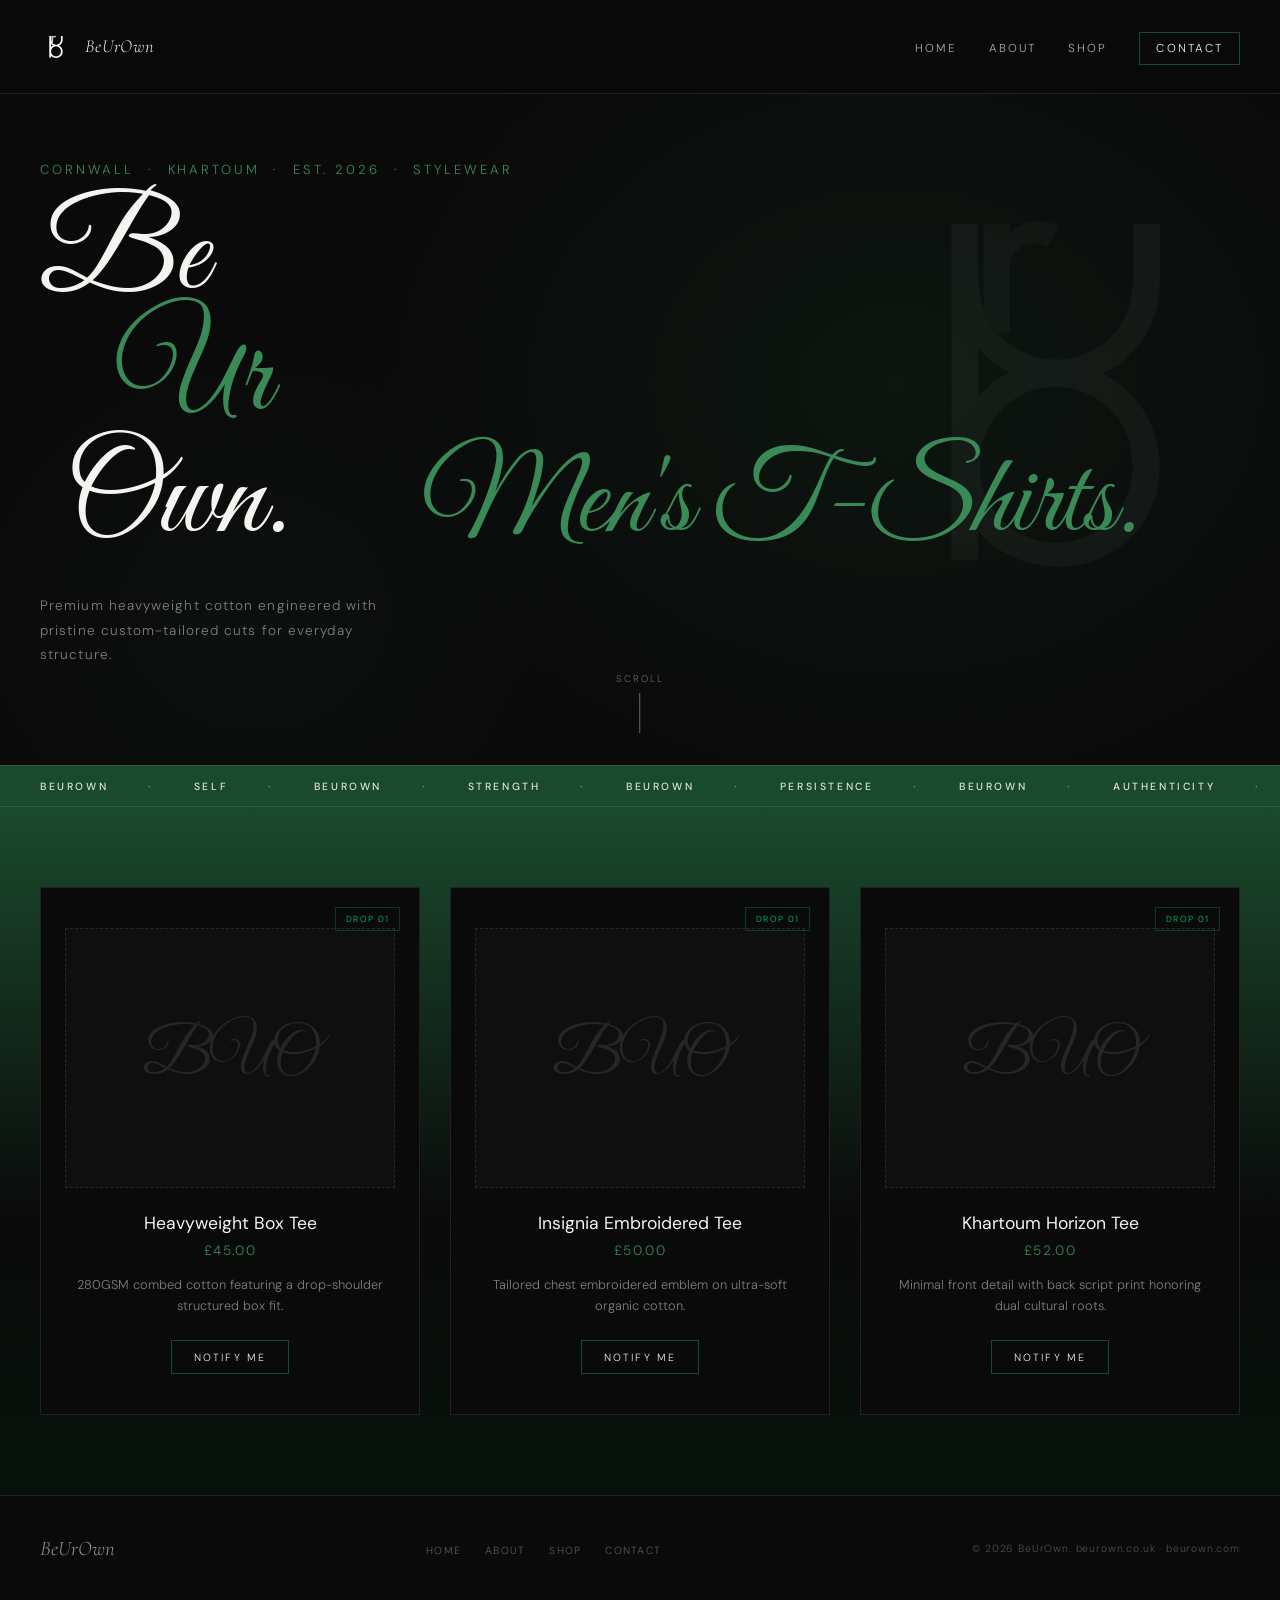
<file: tshirts-male.html>
<!DOCTYPE html>
<html lang="en">
<head>
<meta charset="UTF-8">
<meta name="viewport" content="width=device-width, initial-scale=1.0">
<title>Men's T-Shirts — BeUrOwn</title>
<link rel="preconnect" href="https://fonts.googleapis.com">
<link rel="preconnect" href="https://fonts.gstatic.com" crossorigin>
<link href="https://fonts.googleapis.com/css2?family=Cormorant+Garamond:ital,wght@0,300;0,400;0,600;1,300;1,400&family=Bebas+Neue&family=Great+Vibes&family=DM+Sans:wght@300;400;500&display=swap" rel="stylesheet">
<link rel="stylesheet" href="style.css">

<style>
  :root {
    --black: #0a0a0a;
    --green: #1a4a2e;
    --green-light: #2d6e46;
    --green-accent: #3a8a58;
    --white: #f5f3ef;
    --grey: #888;
    --border: rgba(245,243,239,0.1);
  }

  * { margin: 0; padding: 0; box-sizing: border-box; }
  html { scroll-behavior: smooth; }

  body {
    background: var(--black);
    color: var(--white);
    font-family: 'DM Sans', sans-serif;
    font-weight: 300;
    overflow-x: hidden;
  }

  /* Navigation Bar */
  nav {
    position: fixed; top: 0; left: 0; right: 0; z-index: 100;
    display: flex; align-items: center; justify-content: space-between;
    padding: 1.4rem 2.5rem;
    background: rgba(10,10,10,0.85);
    backdrop-filter: blur(12px);
    border-bottom: 1px solid var(--border);
  }

  .nav-logo { display: flex; align-items: center; gap: 0.8rem; text-decoration: none; }
  .logo-mark { width: 32px; height: 48px; position: relative; flex-shrink: 0; }
  .logo-mark img { width: 100%; height: 100%; object-fit: contain; }

  .nav-wordmark {
    font-family: 'Cormorant Garamond', serif; font-style: italic;
    font-size: 1.15rem; letter-spacing: 0.05em; color: var(--white); line-height: 1;
  }

  .nav-links { display: flex; gap: 2rem; list-style: none; }
  .nav-links a {
    color: var(--white); text-decoration: none; font-size: 0.72rem;
    letter-spacing: 0.18em; text-transform: uppercase; opacity: 0.7; transition: opacity 0.2s, color 0.2s;
  }
  .nav-links a:hover { opacity: 1; color: var(--green-accent); }

  .nav-cta {
    font-size: 0.7rem; letter-spacing: 0.15em; text-transform: uppercase;
    color: var(--white) !important; opacity: 1 !important; border: 1px solid var(--green) !important;
    padding: 0.5rem 1rem; transition: background 0.2s !important;
  }
  .nav-cta:hover { background: var(--green) !important; }

  .hamburger { display: none; flex-direction: column; gap: 5px; cursor: pointer; padding: 4px; }
  .hamburger span { display: block; width: 24px; height: 1.5px; background: var(--white); transition: all 0.3s; }

  /* Subpage Hero */
  #sub-hero {
    min-height: 85vh; display: flex; flex-direction: column; justify-content: center;
    padding: 8rem 2.5rem 4rem; position: relative; overflow: hidden;
  }

  .hero-bg {
    position: absolute; inset: 0;
    background:
      radial-gradient(ellipse 60% 80% at 70% 50%, rgba(26,74,46,0.18) 0%, transparent 70%),
      radial-gradient(ellipse 40% 60% at 20% 80%, rgba(26,74,46,0.1) 0%, transparent 60%);
  }

  .hero-deco-logo {
    position: absolute; right: -2%; top: 50%; transform: translateY(-50%);
    width: 50vw; max-width: 500px; opacity: 0.04; pointer-events: none;
  }
  .hero-deco-logo img { width: 100%; height: 100%; object-fit: contain; }

  .hero-content {
    position: relative; z-index: 2; width: 100%; max-width: 1200px; margin: 0; text-align: left;
  }

  .hero-eyebrow {
    font-size: 0.82rem; letter-spacing: 0.22em; text-transform: uppercase;
    color: var(--green-accent); margin-bottom: 1.2rem;
  }

  .hero-title {
    font-family: 'Great Vibes', cursive; font-size: clamp(3.8rem, 10vw, 8.5rem);
    font-weight: 400; line-height: 0.95; color: var(--white);
  }

  .hero-title .line1 { display: block; }
  .hero-title .line2 { display: block; padding-left: 6vw; color: var(--green-accent); }

  .hero-title .line3-container {
    display: flex; align-items: baseline; width: 100%; padding-left: 2vw;
  }

  .hero-title .line3-container .own-text { color: var(--white); flex-shrink: 0; }

  .hero-title .category-tag {
    color: var(--green-accent); font-size: clamp(3.5rem, 9vw, 7.5rem);
    margin: 0 auto; padding-left: 2rem;
  }

  .hero-sub {
    margin-top: 2rem; font-size: 0.85rem; letter-spacing: 0.08em;
    color: rgba(245,243,239,0.5); max-width: 380px; line-height: 1.8;
  }

  .hero-scroll {
    position: absolute; bottom: 2rem; left: 50%; transform: translateX(-50%);
    display: flex; flex-direction: column; align-items: center; gap: 0.5rem;
    opacity: 0.4; animation: pulse 2s 2s infinite;
  }
  .hero-scroll span { font-size: 0.6rem; letter-spacing: 0.2em; text-transform: uppercase; }
  .hero-scroll-line { width: 1px; height: 40px; background: var(--white); animation: scrollLine 2s 2s infinite; }

  @keyframes scrollLine {
    0% { transform: scaleY(0); transform-origin: top; }
    50% { transform: scaleY(1); transform-origin: top; }
    51% { transform: scaleY(1); transform-origin: bottom; }
    100% { transform: scaleY(0); transform-origin: bottom; }
  }
  @keyframes pulse { 0%, 100% { opacity: 0.4; } 50% { opacity: 0.8; } }

  .marquee-strip {
    background: var(--green); padding: 0.85rem 0; overflow: hidden;
    white-space: nowrap; border-top: 1px solid var(--border); border-bottom: 1px solid var(--border);
  }
  .marquee-inner { display: inline-flex; animation: marquee 30s linear infinite; }
  .marquee-inner span { font-size: 0.65rem; letter-spacing: 0.25em; text-transform: uppercase; padding: 0 2.5rem; opacity: 0.9; }
  .marquee-inner .dot { color: rgba(245,243,239,0.4); padding: 0; }
  @keyframes marquee { from { transform: translateX(0); } to { transform: translateX(-50%); } }

  .catalog-section {
    background: linear-gradient(to top, #06120b 0%, #0a0a0a 40%, #1a4a2e 100%);
    padding: 80px 20px; width: 100%;
  }

  .catalog-grid {
    display: grid; grid-template-columns: repeat(3, 1fr); gap: 30px;
    max-width: 1200px; margin: 0 auto;
  }

  .product-item {
    background: #0a0a0a; border: 1px solid var(--border);
    padding: 2.5rem 1.5rem; display: flex; flex-direction: column;
    align-items: center; text-align: center; position: relative;
    overflow: hidden; transition: transform 0.25s, box-shadow 0.25s, border-color 0.25s;
  }

  .product-item:hover {
    transform: translateY(-4px); box-shadow: 0 8px 24px rgba(0, 196, 107, 0.15);
    border-color: rgba(0, 196, 107, 0.4);
  }

  .item-badge {
    position: absolute; top: 1.2rem; right: 1.2rem; font-size: 0.55rem;
    letter-spacing: 0.15em; text-transform: uppercase; color: #00c46b;
    border: 1px solid rgba(0, 196, 107, 0.25); padding: 0.3rem 0.6rem;
  }

  .item-placeholder {
    width: 100%; height: 260px; background: rgba(255, 255, 255, 0.02);
    border: 1px dashed var(--border); display: flex; align-items: center;
    justify-content: center; margin-bottom: 1.5rem; position: relative;
  }

  .item-placeholder-text {
    font-family: 'Great Vibes', cursive; font-size: 4rem;
    color: rgba(245, 243, 239, 0.1); pointer-events: none;
  }

  .item-title {
    font-family: 'DM Sans', sans-serif; font-size: 1.1rem;
    font-weight: 400; color: var(--white); margin-bottom: 0.5rem;
  }

  .item-price { font-size: 0.85rem; letter-spacing: 0.1em; color: var(--green-accent); margin-bottom: 1rem; }
  .item-desc { font-size: 0.8rem; color: rgba(245,243,239,0.5); line-height: 1.6; margin-bottom: 1.5rem; }

  .item-btn {
    display: inline-block; padding: 0.6rem 1.4rem;
    border: 1px solid var(--green); color: var(--white); text-decoration: none;
    font-size: 0.65rem; letter-spacing: 0.2em; text-transform: uppercase;
    transition: background 0.2s, border-color 0.2s;
  }

  .item-btn:hover { background: var(--green); border-color: var(--green); }

  footer {
    border-top: 1px solid var(--border); padding: 2.5rem 2.5rem; display: flex;
    align-items: center; justify-content: space-between; flex-wrap: wrap; gap: 1rem;
  }

  .footer-logo { font-family: 'Cormorant Garamond', serif; font-style: italic; font-size: 1.3rem; color: var(--white); opacity: 0.6; }
  .footer-copy { font-size: 0.65rem; color: rgba(245,243,239,0.3); letter-spacing: 0.08em; }
  .footer-links { display: flex; gap: 1.5rem; list-style: none; }
  .footer-links a { font-size: 0.65rem; letter-spacing: 0.12em; text-transform: uppercase; color: rgba(245,243,239,0.35); text-decoration: none; }

  @media (max-width: 900px) { .catalog-grid { grid-template-columns: repeat(2, 1fr); } }
  @media (max-width: 600px) {
    nav { padding: 1.2rem 1.5rem; } .nav-links { display: none; } .hamburger { display: flex; }
    .catalog-grid { grid-template-columns: 1fr; }
    .hero-title .line3-container { flex-direction: column; align-items: flex-start; }
    .hero-title .category-tag { margin: 0; padding-left: 2vw; }
    footer { padding: 2rem 1.5rem; flex-direction: column; text-align: center; }
  }
</style>
</head>
<body>

<nav id="navbar">
  <a href="index.html#home" class="nav-logo">
    <div class="logo-mark"><img src="logo.png" alt="BeUrOwn Logo"></div>
    <span class="nav-wordmark">BeUrOwn</span>
  </a>
  <ul class="nav-links" id="navLinks">
    <li><a href="index.html#home">Home</a></li>
    <li><a href="index.html#about">About</a></li>
    <li><a href="index.html#shop">Shop</a></li>
    <li><a href="index.html#contact" class="nav-cta">Contact</a></li>
  </ul>
  <div class="hamburger" id="hamburger" onclick="toggleNav()"><span></span><span></span><span></span></div>
</nav>

<section id="sub-hero">
  <div class="hero-bg"></div>
  <div class="hero-deco-logo"><img src="logo.png" alt="BeUrOwn Watermark"></div>
  <div class="hero-content">
    <p class="hero-eyebrow">Cornwall &nbsp;·&nbsp; Khartoum &nbsp;·&nbsp; Est. 2026 &nbsp;·&nbsp; Stylewear</p>
    <h1 class="hero-title">
      <span class="line1">Be</span>
      <span class="line2">Ur</span>
      <div class="line3-container">
        <span class="own-text">Own.</span>
        <span class="category-tag">Men's T-Shirts.</span>
      </div>
    </h1>
    <p class="hero-sub">Premium heavyweight cotton engineered with pristine custom-tailored cuts for everyday structure.</p>
  </div>
  <div class="hero-scroll"><span>Scroll</span><div class="hero-scroll-line"></div></div>
</section>

<div class="marquee-strip">
  <div class="marquee-inner">
    <span>BeUrOwn</span><span class="dot">·</span><span>Self</span><span class="dot">·</span>
    <span>BeUrOwn</span><span class="dot">·</span><span>Strength</span><span class="dot">·</span>
    <span>BeUrOwn</span><span class="dot">·</span><span>Persistence</span><span class="dot">·</span>
    <span>BeUrOwn</span><span class="dot">·</span><span>Authenticity</span><span class="dot">·</span>
    <span>BeUrOwn</span><span class="dot">·</span><span>Self</span><span class="dot">·</span>
    <span>BeUrOwn</span><span class="dot">·</span><span>Strength</span><span class="dot">·</span>
    <span>BeUrOwn</span><span class="dot">·</span><span>Persistence</span><span class="dot">·</span>
    <span>BeUrOwn</span><span class="dot">·</span><span>Authenticity</span><span class="dot">·</span>
  </div>
</div>

<section class="catalog-section">
  <div class="catalog-grid">
    
    <div class="product-item">
      <span class="item-badge">Drop 01</span>
      <div class="item-placeholder">
        <span class="item-placeholder-text">BUO</span>
      </div>
      <h3 class="item-title">Heavyweight Box Tee</h3>
      <p class="item-price">£45.00</p>
      <p class="item-desc">280GSM combed cotton featuring a drop-shoulder structured box fit.</p>
      <a href="index.html#shop" class="item-btn">Notify Me</a>
    </div>

    <div class="product-item">
      <span class="item-badge">Drop 01</span>
      <div class="item-placeholder">
        <span class="item-placeholder-text">BUO</span>
      </div>
      <h3 class="item-title">Insignia Embroidered Tee</h3>
      <p class="item-price">£50.00</p>
      <p class="item-desc">Tailored chest embroidered emblem on ultra-soft organic cotton.</p>
      <a href="index.html#shop" class="item-btn">Notify Me</a>
    </div>

    <div class="product-item">
      <span class="item-badge">Drop 01</span>
      <div class="item-placeholder">
        <span class="item-placeholder-text">BUO</span>
      </div>
      <h3 class="item-title">Khartoum Horizon Tee</h3>
      <p class="item-price">£52.00</p>
      <p class="item-desc">Minimal front detail with back script print honoring dual cultural roots.</p>
      <a href="index.html#shop" class="item-btn">Notify Me</a>
    </div>

  </div>
</section>

<footer>
  <div class="footer-logo">BeUrOwn</div>
  <ul class="footer-links">
    <li><a href="index.html#home">Home</a></li>
    <li><a href="index.html#about">About</a></li>
    <li><a href="index.html#shop">Shop</a></li>
    <li><a href="index.html#contact">Contact</a></li>
  </ul>
  <p class="footer-copy">© 2026 BeUrOwn. beurown.co.uk · beurown.com</p>
</footer>

<script>
  function toggleNav() { document.body.classList.toggle('nav-open'); }
  window.addEventListener('scroll', () => {
    const nav = document.getElementById('navbar');
    nav.style.borderBottomColor = window.scrollY > 50 ? 'rgba(26,74,46,0.3)' : 'rgba(245,243,239,0.1)';
  });
</script>
</body>
</html>
</file>
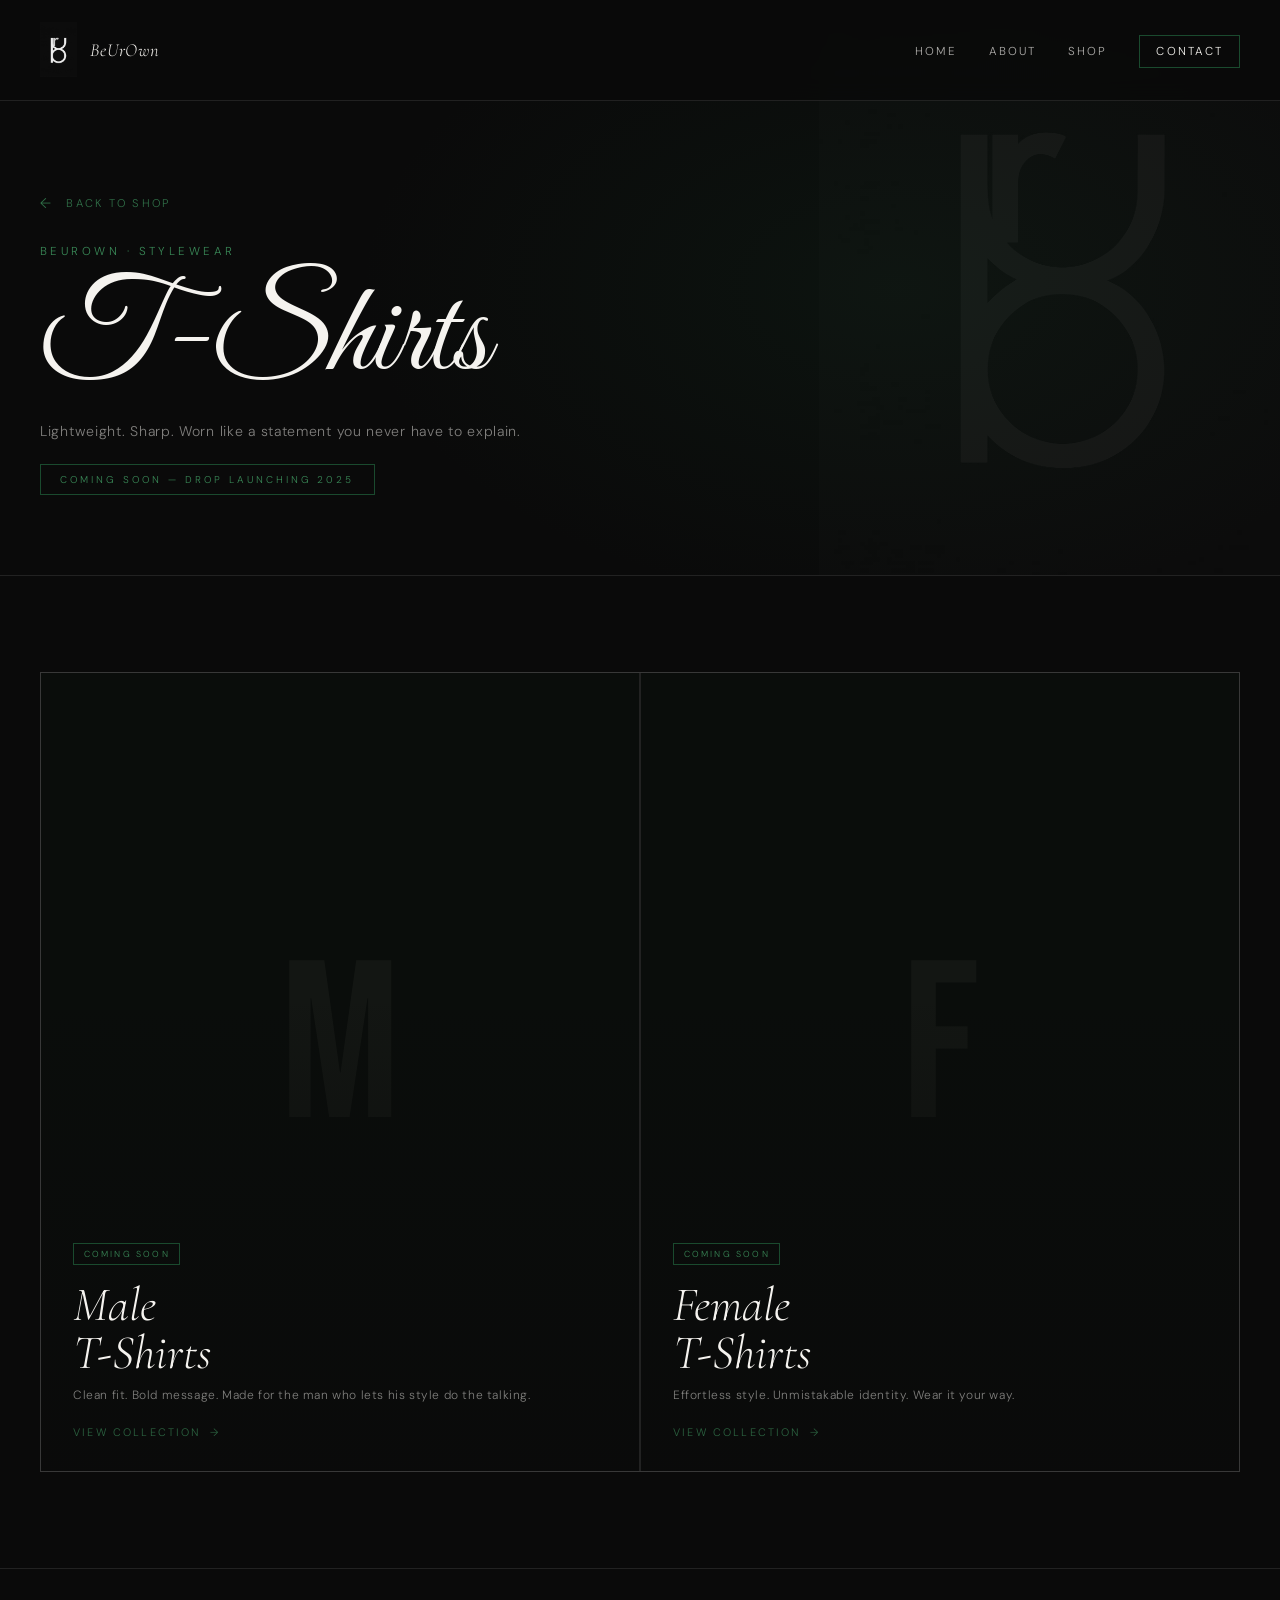
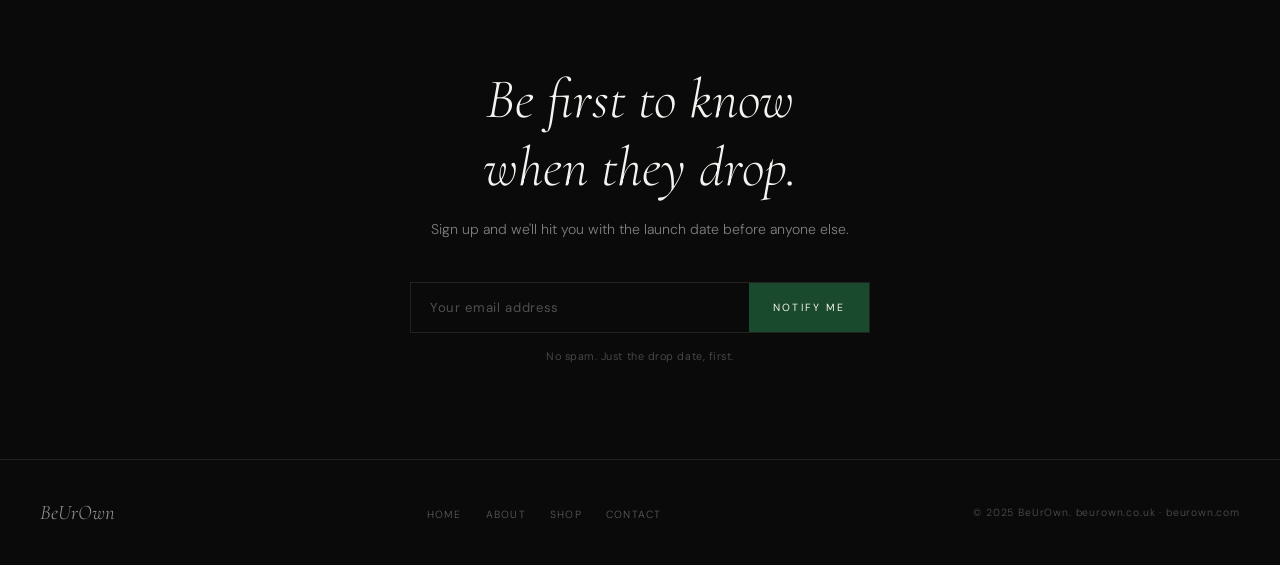
<file: tshirts.html>
<!DOCTYPE html>
<html lang="en">
<head>
<meta charset="UTF-8">
<meta name="viewport" content="width=device-width, initial-scale=1.0">
<title>T-Shirts — BeUrOwn</title>
<link rel="preconnect" href="https://fonts.googleapis.com">
<link rel="preconnect" href="https://fonts.gstatic.com" crossorigin>
<link href="https://fonts.googleapis.com/css2?family=Cormorant+Garamond:ital,wght@0,300;0,400;0,600;1,300;1,400&family=Bebas+Neue&family=Great+Vibes&family=DM+Sans:wght@300;400;500&display=swap" rel="stylesheet">

<style>
  :root {
    --black: #0a0a0a;
    --green: #1a4a2e;
    --green-light: #2d6e46;
    --green-accent: #3a8a58;
    --white: #f5f3ef;
    --grey: #888;
    --border: rgba(245,243,239,0.1);
  }

  * { margin: 0; padding: 0; box-sizing: border-box; }
  html { scroll-behavior: smooth; }

  body {
    background: var(--black);
    color: var(--white);
    font-family: 'DM Sans', sans-serif;
    font-weight: 300;
    overflow-x: hidden;
  }

  /* ── NAV ── */
  nav {
    position: fixed; top: 0; left: 0; right: 0; z-index: 100;
    display: flex; align-items: center; justify-content: space-between;
    padding: 1.4rem 2.5rem;
    background: rgba(10,10,10,0.85);
    backdrop-filter: blur(12px);
    border-bottom: 1px solid var(--border);
  }

  .nav-logo {
    display: flex; align-items: center; gap: 0.8rem;
    text-decoration: none;
  }

  .logo-mark {
    width: 37px; height: 55px;
    position: relative; flex-shrink: 0;
  }

  .logo-mark img { width: 100%; height: 100%; object-fit: contain; }

  .nav-wordmark {
    font-family: 'Cormorant Garamond', serif;
    font-style: italic;
    font-size: 1.15rem;
    letter-spacing: 0.05em;
    color: var(--white);
    line-height: 1;
  }

  .nav-links {
    display: flex; gap: 2rem; list-style: none;
  }

  .nav-links a {
    color: var(--white);
    text-decoration: none;
    font-size: 0.72rem;
    letter-spacing: 0.18em;
    text-transform: uppercase;
    opacity: 0.7;
    transition: opacity 0.2s, color 0.2s;
  }

  .nav-links a:hover { opacity: 1; color: var(--green-accent); }

  .nav-cta {
    font-size: 0.7rem;
    letter-spacing: 0.15em;
    text-transform: uppercase;
    color: var(--white) !important;
    opacity: 1 !important;
    border: 1px solid var(--green) !important;
    padding: 0.5rem 1rem;
    transition: background 0.2s !important;
  }
  .nav-cta:hover { background: var(--green) !important; }

  .hamburger {
    display: none;
    flex-direction: column; gap: 5px; cursor: pointer; padding: 4px;
  }
  .hamburger span {
    display: block; width: 24px; height: 1.5px; background: var(--white);
    transition: all 0.3s;
  }

  /* ── PAGE HEADER ── */
  .page-header {
    padding: 12rem 2.5rem 5rem;
    position: relative;
    overflow: hidden;
    border-bottom: 1px solid var(--border);
  }

  .page-header-bg {
    position: absolute; inset: 0;
    background: radial-gradient(ellipse 60% 80% at 70% 50%, rgba(26,74,46,0.15) 0%, transparent 70%);
    pointer-events: none;
  }

  .back-link {
    display: inline-flex; align-items: center; gap: 0.5rem;
    color: var(--green-accent);
    text-decoration: none;
    font-size: 0.7rem;
    letter-spacing: 0.2em;
    text-transform: uppercase;
    margin-bottom: 2rem;
    opacity: 0.8;
    transition: opacity 0.2s;
    position: relative; z-index: 2;
  }
  .back-link:hover { opacity: 1; }
  .back-link::before { content: '←'; font-size: 0.9rem; }

  .page-eyebrow {
    font-size: 0.72rem;
    letter-spacing: 0.3em;
    text-transform: uppercase;
    color: var(--green-accent);
    margin-bottom: 1rem;
    position: relative; z-index: 2;
  }

  .page-title {
    font-family: 'Great Vibes', cursive;
    font-size: clamp(4rem, 10vw, 8rem);
    font-weight: 400;
    line-height: 1;
    color: var(--white);
    position: relative; z-index: 2;
  }

  .page-sub {
    margin-top: 1.2rem;
    font-size: 0.88rem;
    color: rgba(245,243,239,0.5);
    letter-spacing: 0.05em;
    position: relative; z-index: 2;
  }

  .coming-soon-banner {
    display: inline-flex;
    align-items: center;
    gap: 0.6rem;
    border: 1px solid var(--green);
    color: var(--green-accent);
    font-size: 0.62rem;
    letter-spacing: 0.3em;
    text-transform: uppercase;
    padding: 0.5rem 1.2rem;
    margin-top: 1.5rem;
    position: relative; z-index: 2;
  }

  /* ── HOODIE CATEGORIES ── */
  .categories-section {
    padding: 6rem 2.5rem;
  }

  .categories-grid {
    display: grid;
    grid-template-columns: repeat(2, 1fr);
    gap: 2px;
    background: var(--border);
    border: 1px solid var(--border);
  }

  .category-card {
    background: var(--black);
    position: relative;
    overflow: hidden;
    cursor: pointer;
    aspect-ratio: 3/4;
    display: flex;
    flex-direction: column;
    justify-content: flex-end;
    padding: 2rem;
    transition: transform 0.3s ease;
    text-decoration: none;
    color: var(--white);
  }

  .category-card::before {
    content: '';
    position: absolute; inset: 0;
    background: var(--green);
    opacity: 0.05;
    transition: opacity 0.4s;
  }

  .category-card::after {
    content: '';
    position: absolute; inset: 0;
    background: linear-gradient(180deg, transparent 40%, rgba(10,10,10,0.92) 100%);
    pointer-events: none;
  }

  .category-card:hover::before { opacity: 0.15; }

  .category-card:hover .category-arrow {
    transform: translateX(6px);
    opacity: 1;
  }

  /* Big letter watermark */
  .category-watermark {
    position: absolute;
    top: 50%; left: 50%;
    transform: translate(-50%, -60%);
    font-family: 'Bebas Neue', sans-serif;
    font-size: clamp(8rem, 18vw, 14rem);
    color: rgba(245,243,239,0.04);
    line-height: 1;
    pointer-events: none;
    white-space: nowrap;
    transition: color 0.4s;
    z-index: 0;
  }

  .category-card:hover .category-watermark {
    color: rgba(58,138,88,0.07);
  }

  .category-content {
    position: relative; z-index: 2;
  }

  .category-badge {
    display: inline-block;
    border: 1px solid var(--green);
    color: var(--green-accent);
    font-size: 0.55rem;
    letter-spacing: 0.25em;
    text-transform: uppercase;
    padding: 0.25rem 0.6rem;
    margin-bottom: 1rem;
  }

  .category-title {
    font-family: 'Cormorant Garamond', serif;
    font-style: italic;
    font-size: clamp(1.8rem, 4vw, 3rem);
    font-weight: 300;
    line-height: 1;
    margin-bottom: 0.6rem;
  }

  .category-desc {
    font-size: 0.75rem;
    color: rgba(245,243,239,0.5);
    letter-spacing: 0.05em;
    line-height: 1.6;
    margin-bottom: 1.2rem;
  }

  .category-arrow {
    font-size: 0.68rem;
    letter-spacing: 0.2em;
    text-transform: uppercase;
    color: var(--green-accent);
    display: flex; align-items: center; gap: 0.5rem;
    transition: transform 0.3s, opacity 0.3s;
    opacity: 0.7;
  }

  .category-arrow::after { content: '→'; }

  /* ── EMAIL SECTION ── */
  .notify-section {
    border-top: 1px solid var(--border);
    padding: 6rem 2.5rem;
    text-align: center;
  }

  .notify-inner { max-width: 600px; margin: 0 auto; }

  .notify-title {
    font-family: 'Cormorant Garamond', serif;
    font-style: italic;
    font-size: clamp(2rem, 5vw, 3.5rem);
    font-weight: 300;
    margin-bottom: 1rem;
  }

  .notify-sub {
    font-size: 0.88rem;
    color: rgba(245,243,239,0.5);
    line-height: 1.8;
    margin-bottom: 2.5rem;
  }

  .email-form {
    display: flex;
    max-width: 460px;
    margin: 0 auto;
    border: 1px solid var(--border);
  }

  .email-form input {
    flex: 1;
    background: transparent;
    border: none;
    outline: none;
    padding: 1rem 1.2rem;
    color: var(--white);
    font-family: 'DM Sans', sans-serif;
    font-size: 0.82rem;
    letter-spacing: 0.05em;
  }

  .email-form input::placeholder { color: rgba(245,243,239,0.3); }

  .email-form button {
    background: var(--green);
    border: none;
    color: var(--white);
    font-family: 'DM Sans', sans-serif;
    font-size: 0.65rem;
    letter-spacing: 0.2em;
    text-transform: uppercase;
    padding: 1rem 1.5rem;
    cursor: pointer;
    transition: background 0.2s;
    white-space: nowrap;
  }

  .email-form button:hover { background: var(--green-light); }

  .form-note {
    font-size: 0.68rem;
    color: rgba(245,243,239,0.3);
    margin-top: 1rem;
    letter-spacing: 0.05em;
  }

  .success-msg {
    display: none;
    color: var(--green-accent);
    font-size: 0.78rem;
    letter-spacing: 0.1em;
    text-transform: uppercase;
    margin-top: 0.8rem;
  }

  /* ── FOOTER ── */
  footer {
    border-top: 1px solid var(--border);
    padding: 2.5rem;
    display: flex;
    align-items: center;
    justify-content: space-between;
    flex-wrap: wrap;
    gap: 1rem;
  }

  .footer-logo {
    font-family: 'Cormorant Garamond', serif;
    font-style: italic;
    font-size: 1.3rem;
    color: var(--white);
    opacity: 0.6;
  }

  .footer-copy {
    font-size: 0.65rem;
    color: rgba(245,243,239,0.3);
    letter-spacing: 0.08em;
  }

  .footer-links {
    display: flex; gap: 1.5rem; list-style: none;
  }

  .footer-links a {
    font-size: 0.65rem;
    letter-spacing: 0.12em;
    text-transform: uppercase;
    color: rgba(245,243,239,0.35);
    text-decoration: none;
    transition: color 0.2s;
  }
  .footer-links a:hover { color: var(--green-accent); }

  /* ── REVEAL ── */
  .reveal {
    opacity: 0;
    transform: translateY(24px);
    transition: opacity 0.7s ease, transform 0.7s ease;
  }
  .reveal.visible {
    opacity: 1;
    transform: translateY(0);
  }

  /* ── MOBILE ── */
  @media (max-width: 768px) {
    nav { padding: 1.2rem 1.5rem; }
    .nav-links { display: none; }
    .hamburger { display: flex; }

    .page-header { padding: 9rem 1.5rem 3rem; }

    .categories-section { padding: 4rem 1.5rem; }
    .categories-grid { grid-template-columns: 1fr; }
    .category-card { aspect-ratio: 4/3; }

    .notify-section { padding: 4rem 1.5rem; }

    footer {
      padding: 2rem 1.5rem;
      flex-direction: column;
      text-align: center;
    }

    .email-form { flex-direction: column; }
    .email-form button { width: 100%; }
  }

  .nav-open .nav-links {
    display: flex;
    flex-direction: column;
    position: fixed;
    inset: 0;
    background: var(--black);
    align-items: center;
    justify-content: center;
    gap: 2.5rem;
    z-index: 99;
  }

  .nav-open .nav-links a {
    font-size: 1.2rem;
    opacity: 0.9;
  }

  .header-logo-watermark {
    position: absolute;
    top: 50%;
    right: -2%;
    transform: translateY(-50%);
    width: clamp(260px, 38vw, 520px);
    height: auto;
    opacity: 0.045;
    pointer-events: none;
    z-index: 1;
    filter: grayscale(1) brightness(2);
    mix-blend-mode: screen;
  }
</style>
  <!-- Google tag (gtag.js) -->
<script async src="https://www.googletagmanager.com/gtag/js?id=G-DE9DT1MLYC"></script>
<script>
  window.dataLayer = window.dataLayer || [];
  function gtag(){dataLayer.push(arguments);}
  gtag('js', new Date());

  gtag('config', 'G-DE9DT1MLYC');
</script>
</head>
<body>

<!-- NAV -->
<nav id="navbar">
  <a href="index.html" class="nav-logo">
    <div class="logo-mark">
      <img src="[data-uri]" alt="BeUrOwn logo" style="width:100%;height:100%;object-fit:contain;"/>
    </div>
    <span class="nav-wordmark">BeUrOwn</span>
  </a>

  <ul class="nav-links" id="navLinks">
    <li><a href="index.html">Home</a></li>
    <li><a href="index.html#about">About</a></li>
    <li><a href="index.html#shop">Shop</a></li>
    <li><a href="index.html#contact" class="nav-cta">Contact</a></li>
  </ul>

  <div class="hamburger" id="hamburger" onclick="toggleNav()">
    <span></span><span></span><span></span>
  </div>
</nav>


<!-- PAGE HEADER -->
<div class="page-header">
  <div class="page-header-bg"></div>
  <img class="header-logo-watermark" src="[data-uri]" alt="">
  <a href="index.html#shop" class="back-link">&nbsp;Back to Shop</a>
  <p class="page-eyebrow">BeUrOwn · Stylewear</p>
  <h1 class="page-title">T-Shirts</h1>
  <p class="page-sub">Lightweight. Sharp. Worn like a statement you never have to explain.</p>
  <div class="coming-soon-banner">Coming Soon — Drop Launching 2025</div>
</div>


<!-- CATEGORIES -->
<section class="categories-section">
  <div class="categories-grid reveal">

    <!-- Male T-Shirts -->
    <a href="tshirts-male.html" class="category-card">
      <div class="category-watermark">M</div>
      <div class="category-content">
        <span class="category-badge">Coming Soon</span>
        <h2 class="category-title">Male<br>T-Shirts</h2>
        <p class="category-desc">Clean fit. Bold message. Made for the man who lets his style do the talking.</p>
        <span class="category-arrow">View Collection </span>
      </div>
    </a>

    <!-- Female T-Shirts -->
    <a href="tshirts-female.html" class="category-card">
      <div class="category-watermark">F</div>
      <div class="category-content">
        <span class="category-badge">Coming Soon</span>
        <h2 class="category-title">Female<br>T-Shirts</h2>
        <p class="category-desc">Effortless style. Unmistakable identity. Wear it your way.</p>
        <span class="category-arrow">View Collection </span>
      </div>
    </a>

  </div>
</section>


<!-- NOTIFY -->
<section class="notify-section">
  <div class="notify-inner reveal">
    <h2 class="notify-title">Be first to know<br>when they drop.</h2>
    <p class="notify-sub">Sign up and we'll hit you with the launch date before anyone else.</p>
    <form class="email-form" onsubmit="handleSignup(event)">
      <input type="email" id="emailInput" placeholder="Your email address" required>
      <button type="submit">Notify Me</button>
    </form>
    <p class="form-note">No spam. Just the drop date, first.</p>
    <p class="success-msg" id="successMsg">✓ You're on the list. Stay ready.</p>
  </div>
</section>


<!-- FOOTER -->
<footer>
  <div class="footer-logo">BeUrOwn</div>
  <ul class="footer-links">
    <li><a href="index.html">Home</a></li>
    <li><a href="index.html#about">About</a></li>
    <li><a href="index.html#shop">Shop</a></li>
    <li><a href="index.html#contact">Contact</a></li>
  </ul>
  <p class="footer-copy">© 2025 BeUrOwn. beurown.co.uk · beurown.com</p>
</footer>


<script>
  function toggleNav() {
    document.body.classList.toggle('nav-open');
  }

  document.querySelectorAll('.nav-links a').forEach(link => {
    link.addEventListener('click', () => {
      document.body.classList.remove('nav-open');
    });
  });

  const observer = new IntersectionObserver((entries) => {
    entries.forEach((e, i) => {
      if (e.isIntersecting) {
        setTimeout(() => e.target.classList.add('visible'), i * 100);
      }
    });
  }, { threshold: 0.1 });

  document.querySelectorAll('.reveal').forEach(el => observer.observe(el));

  function handleSignup(e) {
    e.preventDefault();
    const btn = e.target.querySelector('button');
    btn.textContent = '✓ Done';
    btn.style.background = 'var(--green-light)';
    document.getElementById('successMsg').style.display = 'block';
    document.getElementById('emailInput').value = '';
  }

  window.addEventListener('scroll', () => {
    const nav = document.getElementById('navbar');
    nav.style.borderBottomColor = window.scrollY > 50
      ? 'rgba(26,74,46,0.3)'
      : 'rgba(245,243,239,0.1)';
  });
</script>

</body>
</html>
</file>
<file: style.css>
/* ==========================================================================
   GLOBAL BRAND VARIABLES & RESETS
   ========================================================================== */
:root {
  --black: #0a0a0a;
  --green: #1a4a2e;
  --green-light: #2d6e46;
  --green-accent: #3a8a58;
  --white: #f5f3ef;
  --grey: #888;
  --border: rgba(245,243,239,0.1);
}

* { margin: 0; padding: 0; box-sizing: border-box; }
html { scroll-behavior: smooth; }

body {
  background: var(--black);
  color: var(--white);
  font-family: 'DM Sans', sans-serif;
  font-weight: 300;
  overflow-x: hidden;
}

/* ==========================================================================
   GLOBAL NAVIGATION BAR LOGO SIZING
   ========================================================================== */

/* 1. The graphic emblem box */
.logo-mark {
  width: 48px;
  height: 72px;
  flex-shrink: 0;
}

/* 2. The text brand name ("BeUrOwn") sitting next to the graphic */
.nav-wordmark {
  font-family: 'Cormorant Garamond', serif;
  font-style: italic;
  font-size: 1.45rem;
  letter-spacing: 0.05em;
  color: var(--white);
  line-height: 1;
}

/* ==========================================================================
   PRODUCT GRID CONTAINER (3 COLUMNS - ALL CARDS ON ONE ROW)
   ========================================================================== */
.categories-grid, .product-grid {
  display: grid;
  grid-template-columns: repeat(3, 1fr); 
  gap: 1.5rem;
  margin-top: 5rem;
  padding: 0 1rem;
}

/* ==========================================================================
   PRODUCT CARD (UNIFORM SIZING & BASE STATE)
   ========================================================================== */
.product-card,
.product-card:visited,
.product-card:active {
  color: #fff !important;
  text-decoration: none;
}

.product-card {
  background: #0a0a0a;
  min-height: 380px;
  padding: 4rem 2rem 3rem 2rem;
  display: flex;
  flex-direction: column;
  align-items: center;
  justify-content: center;
  text-align: center;
  position: relative;
  overflow: hidden;
  cursor: pointer;
  border: 1px solid var(--border);
  transition: transform 0.25s ease, box-shadow 0.25s ease, border-color 0.25s ease;
}

/* Hidden brand-green backdrop tint layer that activates on hover */
.product-card::before {
  content: '';
  position: absolute;
  inset: 0;
  background: #1a4a2e; 
  opacity: 0; 
  transition: opacity 0.25s ease;
  z-index: 1;
  pointer-events: none;
}

/* ==========================================================================
   PRODUCT CARD - UNIFORM HOVER ACTIONS
   ========================================================================== */

/* 1. The Core Box Lift, Shadow, and Bright Green Edging */
.product-card:hover {
  transform: translateY(-4px);
  box-shadow: 0 8px 24px rgba(0, 196, 107, 0.15);
  border-color: rgba(0, 196, 107, 0.4) !important;
}

/* 2. Seamlessly Triggers the Subtle Green Background Tint */
.product-card:hover::before {
  opacity: 0.08;
}

/* 3. Giant Script Font Background Letter Asset */
.product-card-icon {
  font-family: 'Great Vibes', cursive !important;
  font-size: 15rem !important;
  color: rgba(245, 243, 239, 0.02) !important; 
  line-height: 1;
  position: absolute !important;
  top: 45%; 
  left: 50%;
  transform: translate(-50%, -50%);
  z-index: 1;
  pointer-events: none;
  transition: color 0.25s ease;
}

/* Color adjustment for the watermark letter on hover */
.product-card:hover .product-card-icon {
  color: rgba(0, 196, 107, 0.04) !important;
}

/* Minimalist Green Top Corner Badge Style */
.product-card-badge {
  position: absolute;
  top: 1.5rem;
  right: 1.5rem;
  font-family: 'DM Sans', sans-serif;
  font-size: 0.55rem;
  letter-spacing: 0.15em;
  text-transform: uppercase;
  color: #00c46b;
  border: 1px solid rgba(0, 196, 107, 0.25);
  padding: 0.3rem 0.6rem;
  z-index: 2;
}

/* Elegant Script Core Headers */
.product-card-title {
  font-family: 'Great Vibes', cursive;
  font-size: 3.2rem;
  font-weight: 400;
  line-height: 1.1;
  color: #f5f3ef;
  margin: 0 0 1rem 0;
  display: block;
  width: 100%;
  z-index: 2;
  position: relative;
}

/* ── THE GREEN ANIMATION SCROLL UNDERLINE LINE ── */
.product-card-title::after {
  content: "";
  position: absolute;
  left: 0;
  bottom: -6px;
  width: 0%;
  height: 2px;
  background: #00c46b;
  transition: width 0.25s ease;
}

/* Triggers the line to scroll open from center left on card hover */
.product-card:hover .product-card-title::after {
  width: 100%;
}

/* Centered Description Paragraph Copy Block Styles */
.product-card-desc {
  font-family: 'DM Sans', sans-serif;
  font-size: 0.9rem;
  line-height: 1.6;
  color: rgba(245, 243, 239, 0.6);
  margin-bottom: 2rem;
  max-width: 85%;
  z-index: 2;
}

/* Centered Action Link Style */
.product-card-action {
  font-family: 'DM Sans', sans-serif;
  font-size: 0.7rem;
  font-weight: 500;
  letter-spacing: 0.2em;
  text-transform: uppercase;
  color: rgba(245, 243, 239, 0.4);
  display: flex;
  align-items: center;
  gap: 0.4rem;
  z-index: 2;
  transition: color 0.25s ease;
}

.product-card:hover .product-card-action {
  color: #00c46b;
}

/* Interactive Link Arrow Element Indicator */
.action-arrow {
  display: inline-block;
  transition: transform 0.25s ease;
}

.product-card:hover .action-arrow {
  transform: translateX(4px);
}

/* Responsive Rule: Drop down to single stack cards on mobile viewports */
@media (max-width: 768px) {
  .categories-grid, .product-grid {
    grid-template-columns: 1fr;
    gap: 1.5rem;
  }
}

/* Fix for 2-column sub-pages to maintain the sleek homepage proportions */
.categories-grid.inner-grid, 
.product-grid.inner-grid {
  display: grid;
  grid-template-columns: repeat(2, 1fr);
  justify-content: center;
  gap: 30px;
  max-width: 1000px;
  margin-top: 5rem;
  margin-bottom: 5rem;
  margin-left: auto;
  margin-right: auto;
  padding: 40px 20px;
}

/* Keeps it completely responsive on mobile */
@media (max-width: 768px) {
  .categories-grid.inner-grid, 
  .product-grid.inner-grid {
    grid-template-columns: 1fr;
    margin-top: 3rem;
    margin-bottom: 3rem;
    padding: 20px;
  }
}

/* ==========================================================================
   SUB-PAGE GRADIENT BACKGROUND (REPLACES THE FLAT GREY WRAPPER)
   ========================================================================== */
.categories-section {
  background: linear-gradient(to top, #06120b 0%, #0a0a0a 40%, #1a4a2e 100%);
  padding: 60px 0;
  width: 100%;
}

.categories-section .product-card {
  background: #0a0a0a !important;
}

.categories-section, 
.product-grid.inner-grid {
  width: 100% !important;
  max-width: 100% !important;
}

main, .main-content, #wrapper {
  padding-left: 0 !important;
  padding-right: 0 !important;
}

/* ==========================================================================
   GLOBAL MARQUEE STRIP & POSITIONED HERO SCROLL INDICATOR
   ========================================================================== */

.marquee-outer-container {
  position: relative;
  width: 100%;
}

.marquee-strip {
  background: var(--green);
  padding: 0.85rem 0;
  overflow: hidden;
  white-space: nowrap;
  width: 100%;
  display: flex;
  align-items: center;
  border-top: 1px solid var(--border);
  border-bottom: 1px solid var(--border);
}

.marquee-inner {
  display: inline-flex;
  white-space: nowrap;
  animation: marqueeGlobal 25s linear infinite;
}

.marquee-inner span {
  font-family: 'DM Sans', sans-serif;
  font-size: 0.75rem;
  font-weight: 500;
  letter-spacing: 0.2em;
  text-transform: uppercase;
  padding: 0 1.5rem;
  color: var(--white);
}

.marquee-inner .dot {
  color: var(--green-accent);
  font-weight: 700;
  padding: 0;
}

.hero-scroll-global {
  position: absolute;
  top: 0%;
  left: 50%;
  transform: translate(-50%, -110%);
  display: flex !important;
  flex-direction: column !important;
  align-items: center !important;
  justify-content: center !important;
  gap: 4px !important;
  z-index: 99999 !important;
  pointer-events: none;
  text-align: center;
  width: 100px !important;
}

.hero-scroll-global span {
  font-size: 10px !important;
  letter-spacing: 2px !important;
  text-transform: uppercase !important;
  color: #ffffff !important;
  line-height: 1 !important;
  display: block !important;
}

.hero-scroll-global-line {
  width: 1px !important;
  height: 18px !important;
  background-color: #ffffff !important;
  display: block !important;
  margin: 0 auto !important;
  transform-origin: top;
  animation: scrollLineGlobal 2s infinite !important;
}

/* ── ANIMATION KEYFRAMES ── */

@keyframes marqueeGlobal {
  from { transform: translateX(0); }
  to { transform: translateX(-50%); }
}

@keyframes scrollLineGlobal {
  0% { transform: scaleY(0); transform-origin: top; }
  50% { transform: scaleY(1); transform-origin: top; }
  51% { transform: scaleY(1); transform-origin: bottom; }
  100% { transform: scaleY(0); transform-origin: bottom; }
}
</file>
